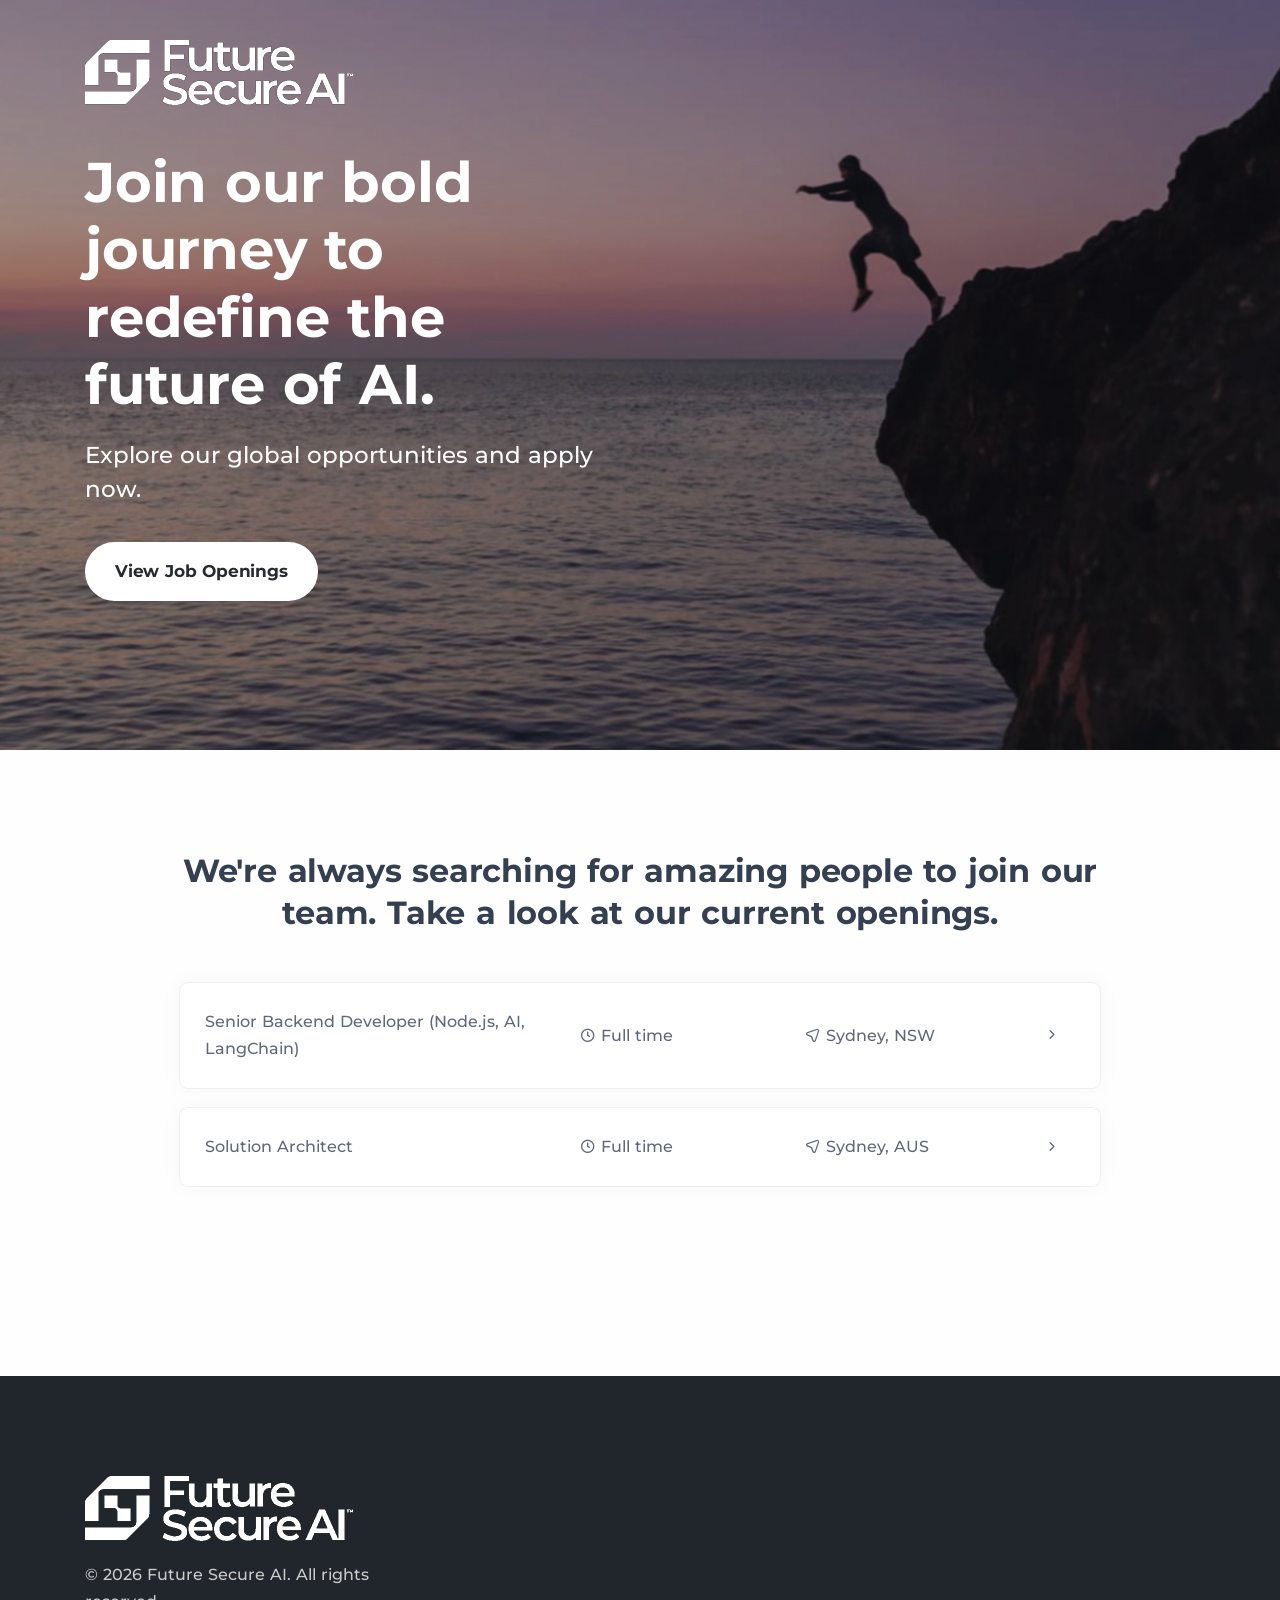
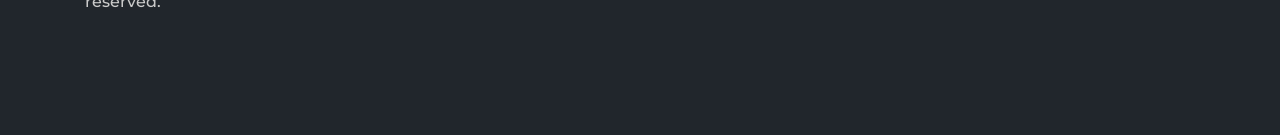
<file: index.html>
<!DOCTYPE html>
<html lang="en">

<head>
  <meta charset="utf-8">
  <meta name="viewport" content="width=device-width, initial-scale=1.0">
  <meta name="description" content="An impressive and flawless site template that includes various UI elements and countless features, attractive ready-made blocks and rich pages, basically everything you need to create a unique and professional website.">
  <meta name="keywords" content="bootstrap 5, business, corporate, creative, gulp, marketing, minimal, modern, multipurpose, one page, responsive, saas, sass, seo, startup, html5 template, site template">
  <meta name="author" content="elemis">
  <title>Future Secure AI: Career</title>
  <link rel="shortcut icon" href="./assets/img/favicon.png">
  <link rel="stylesheet" href="./assets/css/plugins.css">
  <link rel="stylesheet" href="./assets/css/style.css">
</head>

<body>
  <div class="content-wrapper">
    <header class="wrapper bg-soft-primary">
      <nav class="navbar navbar-expand-lg center-nav transparent position-absolute navbar-dark caret-none">
        <div class="container flex-lg-row flex-nowrap align-items-center">
          <div class="navbar-brand w-100">
            <a href="./index.html">
              <img class="logo-dark" src="./assets/img/logo.png" srcset="./assets/img/logo@2x.png 2x" alt="" />
              <img class="logo-light" src="./assets/img/logo-light.png" srcset="./assets/img/logo-light@2x.png 2x" alt="" />
            </a>
          </div>
          <div class="navbar-collapse offcanvas offcanvas-nav offcanvas-start">
            <div class="offcanvas-header d-lg-none">
              <h3 class="text-white fs-30 mb-0">Future Secure AI</h3>
              <button type="button" class="btn-close btn-close-white" data-bs-dismiss="offcanvas" aria-label="Close"></button>
            </div>
            <div class="offcanvas-body ms-lg-auto d-flex flex-column h-100">
              <ul class="navbar-nav">
              </ul>
              <div class="offcanvas-footer d-lg-none">
                <div>
                </div>
              </div>
            </div>
          </div>
          <div class="navbar-other w-100 d-flex ms-auto">
            <ul class="navbar-nav flex-row align-items-center ms-auto">
            </ul>
          </div>
        </div>
      </nav>
    </header>

    <section class="wrapper bg-dark">
      <div class="swiper-container swiper-hero dots-over" data-margin="0" data-autoplay="true" data-autoplaytime="7000" data-nav="true" data-dots="true" data-items="1">
        <div class="swiper">
          <div class="swiper-wrapper">
            <div class="swiper-slide bg-overlay bg-overlay-400 bg-dark bg-image" data-image-src="./assets/img/photos/bg7.jpg">
              <div class="container h-100">
                <div class="row h-100">
                  <div class="col-md-10 offset-md-1 col-lg-7 offset-lg-0 col-xl-6 col-xxl-7 text-center text-lg-start justify-content-center align-self-center align-items-start">
                    <h2 class="display-1 fs-56 mb-4 text-white animate__animated animate__slideInDown animate__delay-1s">Join our bold journey to redefine the future of AI.</h2>
                    <p class="lead fs-23 lh-sm mb-7 text-white animate__animated animate__slideInRight animate__delay-2s">Explore our global opportunities and apply now.</p>
                    <div class="animate__animated animate__slideInUp animate__delay-3s"><a href="#job-openins" class="btn btn-lg btn-white rounded-pill">View Job Openings</a></div>
                  </div>
                </div>
              </div>
            </div>
          </div>
        </div>
      </div>
    </section>

    <section class="wrapper bg-light" id="job-openins">
      <div class="container pb-15 pb-md-17">
        <div class="row text-center">
          <div class="col-xl-10 mx-auto">
            <h3 class="display-5 mb-10 px-xxl-15 pt-15 mb-10">We're always searching for amazing people to join our team. Take a look at our current openings.</h3>
          </div>
          <!-- /column -->
        </div>
        <!-- /.row -->
        <div class="row">
          <div class="col-xl-10 mx-auto">

            <div class="job-list mb-10">

              <a href="career-job1.html?jobid=1" class="card mb-4 lift">
                <div class="card-body p-5">
                  <span class="row justify-content-between align-items-center">
                    <span class="col-md-5 mb-2 mb-md-0 d-flex align-items-center text-body">
                      Senior Backend Developer (Node.js, AI, LangChain)
                    </span>
                    <span class="col-5 col-md-3 text-body d-flex align-items-center">
                      <i class="uil uil-clock me-1"></i> Full time </span>
                    <span class="col-7 col-md-4 col-lg-3 text-body d-flex align-items-center">
                      <i class="uil uil-location-arrow me-1"></i> Sydney, NSW </span>
                    <span class="d-none d-lg-block col-1 text-center text-body">
                      <i class="uil uil-angle-right-b"></i>
                    </span>
                  </span>
                </div>
              </a>

              <a href="career-job2.html?jobid=2" class="card mb-4 lift">
                <div class="card-body p-5">
                  <span class="row justify-content-between align-items-center">
                    <span class="col-md-5 mb-2 mb-md-0 d-flex align-items-center text-body">
                      Solution Architect
                    </span>
                    <span class="col-5 col-md-3 text-body d-flex align-items-center">
                      <i class="uil uil-clock me-1"></i> Full time </span>
                    <span class="col-7 col-md-4 col-lg-3 text-body d-flex align-items-center">
                      <i class="uil uil-location-arrow me-1"></i> Sydney, AUS </span>
                    <span class="d-none d-lg-block col-1 text-center text-body">
                      <i class="uil uil-angle-right-b"></i>
                    </span>
                  </span>
                </div>
              </a>

            </div>
          </div>
        </div>
      </div>
    </section>
  </div>

  <footer class="bg-dark text-inverse">
    <div class="container py-13 py-md-15">
      <div class="row gy-6 gy-lg-0">
        <div class="col-lg-4">
          <div class="widget">
            <img class="mb-4" src="./assets/img/logo-light.png" srcset="./assets/img/logo-light@2x.png 2x" alt="" />
            <p class="mb-4">© <script>
                document.write(new Date().getUTCFullYear());
              </script> Future Secure AI. All rights reserved.</p>
          </div>
        </div>
        <div class="col-md-4 col-lg-2 offset-lg-2">
          <div class="widget">
          </div>
        </div>
        <div class="col-md-4 col-lg-2">
          <div class="widget">
          </div>
        </div>
        <div class="col-md-4 col-lg-2">
          <div class="widget">
          </div>
        </div>
      </div>
    </div>
  </footer>
  <div class="progress-wrap" style="display: none;">
    <svg class="progress-circle svg-content" width="100%" height="100%" viewBox="-1 -1 102 102">
      <path d="M50,1 a49,49 0 0,1 0,98 a49,49 0 0,1 0,-98" />
    </svg>
  </div>
  <script src="./assets/js/plugins.js"></script>
  <script src="./assets/js/theme.js"></script>
</body>

</html>
</file>
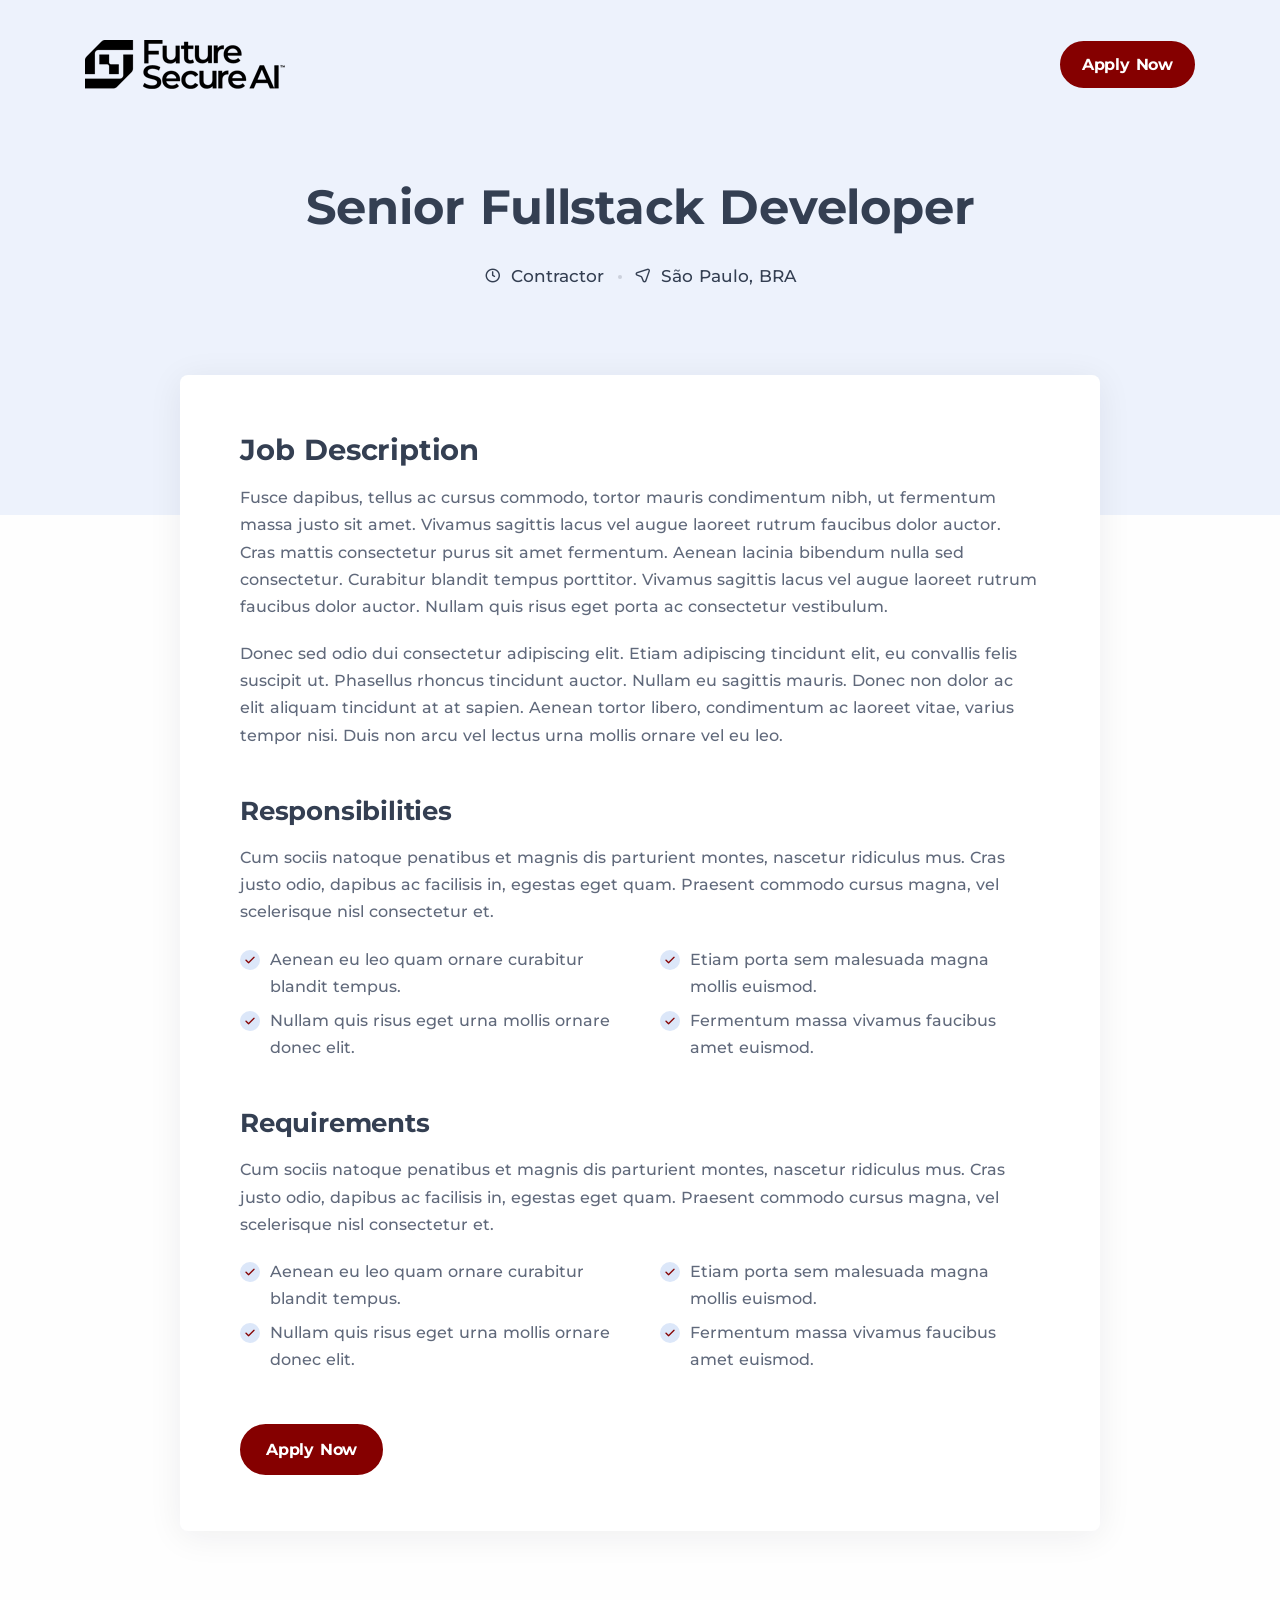
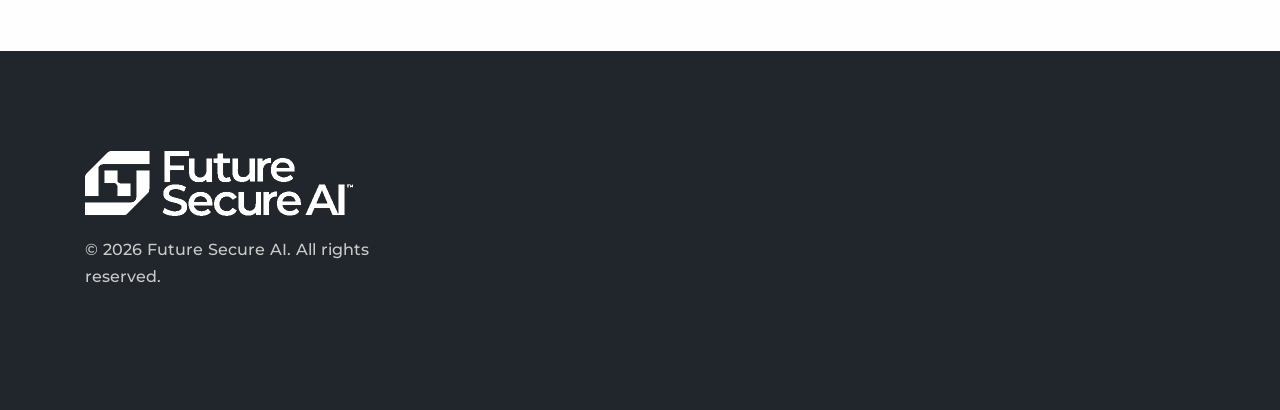
<file: career-job.html>
<!DOCTYPE html>
<html lang="en">
  <head>
    <meta charset="utf-8" />
    <meta name="viewport" content="width=device-width, initial-scale=1.0" />
    <meta
      name="description"
      content="An impressive and flawless site template that includes various UI elements and countless features, attractive ready-made blocks and rich pages, basically everything you need to create a unique and professional website."
    />
    <meta
      name="keywords"
      content="bootstrap 5, business, corporate, creative, gulp, marketing, minimal, modern, multipurpose, one page, responsive, saas, sass, seo, startup, html5 template, site template"
    />
    <meta name="author" content="elemis" />
    <title>Future Secure AI: Career</title>
    <link rel="shortcut icon" href="./assets/img/favicon.png" />
    <link rel="stylesheet" href="./assets/css/plugins.css" />
    <link rel="stylesheet" href="./assets/css/style.css" />
  </head>

  <body>
    <div class="content-wrapper">
      <header class="wrapper bg-soft-primary">
        <nav
          class="navbar navbar-expand-lg center-nav transparent navbar-light"
        >
          <div class="container flex-lg-row flex-nowrap align-items-center">
            <div class="navbar-brand w-100">
              <a href="./index.html">
                <img
                  src="./assets/img/logo.png"
                  srcset="./assets/img/logo@2x.png 2x"
                  alt=""
                />
              </a>
            </div>
            <div
              class="navbar-collapse offcanvas offcanvas-nav offcanvas-start"
            >
              <div class="offcanvas-header d-lg-none">
                <h3 class="text-white fs-30 mb-0">Future Secure AI</h3>
                <button
                  type="button"
                  class="btn-close btn-close-white"
                  data-bs-dismiss="offcanvas"
                  aria-label="Close"
                ></button>
              </div>
              <div class="offcanvas-body ms-lg-auto d-flex flex-column h-100">
                <ul class="navbar-nav"></ul>
                <div class="offcanvas-footer d-lg-none">
                  <div></div>
                </div>
              </div>
            </div>

            <div class="navbar-other w-100 d-flex ms-auto">
              <ul class="navbar-nav flex-row align-items-center ms-auto">
                <li class="nav-item d-none d-md-block">
                  <a
                    href="#"
                    class="btn btn-sm btn-primary rounded-pill"
                    target="_blank"
                    data-bs-toggle="modal"
                    data-bs-target="#apply"
                    >Apply Now</a
                  >
                </li>
                <li class="nav-item d-lg-none">
                  <button class="hamburger offcanvas-nav-btn">
                    <span></span>
                  </button>
                </li>
              </ul>
            </div>
          </div>
        </nav>
      </header>

      <section class="wrapper bg-soft-primary">
        <div class="container pt-10 pb-19 pt-md-14 pb-md-20 text-center">
          <div class="row">
            <div class="col-md-10 col-xl-8 mx-auto">
              <div class="post-header">
                <h1 class="display-1 mb-5" id="job_role">
                  Senior Fullstack Developer
                </h1>
                <ul class="post-meta text-dark fs-17 mb-5">
                  <li><i class="uil uil-clock"></i> Contractor</li>
                  <li><i class="uil uil-location-arrow"></i> São Paulo, BRA</li>
                </ul>
              </div>
            </div>
          </div>
        </div>
      </section>

      <section class="wrapper bg-light">
        <div class="container pb-14 pb-md-16">
          <div class="row">
            <div class="col-lg-10 mx-auto">
              <div class="blog single mt-n17">
                <div class="card shadow-lg">
                  <div class="card-body">
                    <h2 class="h1 mb-3">Job Description</h2>
                    <p>
                      Fusce dapibus, tellus ac cursus commodo, tortor mauris
                      condimentum nibh, ut fermentum massa justo sit amet.
                      Vivamus sagittis lacus vel augue laoreet rutrum faucibus
                      dolor auctor. Cras mattis consectetur purus sit amet
                      fermentum. Aenean lacinia bibendum nulla sed consectetur.
                      Curabitur blandit tempus porttitor. Vivamus sagittis lacus
                      vel augue laoreet rutrum faucibus dolor auctor. Nullam
                      quis risus eget porta ac consectetur vestibulum.
                    </p>
                    <p>
                      Donec sed odio dui consectetur adipiscing elit. Etiam
                      adipiscing tincidunt elit, eu convallis felis suscipit ut.
                      Phasellus rhoncus tincidunt auctor. Nullam eu sagittis
                      mauris. Donec non dolor ac elit aliquam tincidunt at at
                      sapien. Aenean tortor libero, condimentum ac laoreet
                      vitae, varius tempor nisi. Duis non arcu vel lectus urna
                      mollis ornare vel eu leo.
                    </p>
                    <h3 class="h2 mb-3 mt-9">Responsibilities</h3>
                    <p>
                      Cum sociis natoque penatibus et magnis dis parturient
                      montes, nascetur ridiculus mus. Cras justo odio, dapibus
                      ac facilisis in, egestas eget quam. Praesent commodo
                      cursus magna, vel scelerisque nisl consectetur et.
                    </p>
                    <div class="row gy-3 gx-xl-8">
                      <div class="col-xl-6">
                        <ul
                          class="icon-list bullet-bg bullet-soft-primary mb-0"
                        >
                          <li>
                            <span><i class="uil uil-check"></i></span
                            ><span
                              >Aenean eu leo quam ornare curabitur blandit
                              tempus.</span
                            >
                          </li>
                          <li>
                            <span><i class="uil uil-check"></i></span
                            ><span
                              >Nullam quis risus eget urna mollis ornare donec
                              elit.</span
                            >
                          </li>
                        </ul>
                      </div>
                      <!--/column -->
                      <div class="col-xl-6">
                        <ul
                          class="icon-list bullet-bg bullet-soft-primary mb-0"
                        >
                          <li>
                            <span><i class="uil uil-check"></i></span
                            ><span
                              >Etiam porta sem malesuada magna mollis
                              euismod.</span
                            >
                          </li>
                          <li>
                            <span><i class="uil uil-check"></i></span
                            ><span
                              >Fermentum massa vivamus faucibus amet
                              euismod.</span
                            >
                          </li>
                        </ul>
                      </div>
                      <!--/column -->
                    </div>
                    <!--/.row -->
                    <h3 class="h2 mb-3 mt-9">Requirements</h3>
                    <p>
                      Cum sociis natoque penatibus et magnis dis parturient
                      montes, nascetur ridiculus mus. Cras justo odio, dapibus
                      ac facilisis in, egestas eget quam. Praesent commodo
                      cursus magna, vel scelerisque nisl consectetur et.
                    </p>
                    <div class="row gy-3 gx-xl-8 mb-10">
                      <div class="col-xl-6">
                        <ul
                          class="icon-list bullet-bg bullet-soft-primary mb-0"
                        >
                          <li>
                            <span><i class="uil uil-check"></i></span
                            ><span
                              >Aenean eu leo quam ornare curabitur blandit
                              tempus.</span
                            >
                          </li>
                          <li>
                            <span><i class="uil uil-check"></i></span
                            ><span
                              >Nullam quis risus eget urna mollis ornare donec
                              elit.</span
                            >
                          </li>
                        </ul>
                      </div>
                      <!--/column -->
                      <div class="col-xl-6">
                        <ul
                          class="icon-list bullet-bg bullet-soft-primary mb-0"
                        >
                          <li>
                            <span><i class="uil uil-check"></i></span
                            ><span
                              >Etiam porta sem malesuada magna mollis
                              euismod.</span
                            >
                          </li>
                          <li>
                            <span><i class="uil uil-check"></i></span
                            ><span
                              >Fermentum massa vivamus faucibus amet
                              euismod.</span
                            >
                          </li>
                        </ul>
                      </div>
                      <!--/column -->
                    </div>
                    <a
                      href="#"
                      class="btn btn-primary rounded-pill"
                      target="_blank"
                      data-bs-toggle="modal"
                      data-bs-target="#apply"
                      >Apply Now</a
                    >
                  </div>
                </div>
              </div>
            </div>
          </div>
        </div>
      </section>
    </div>

    <div class="modal fade" id="apply" tabindex="-1">
      <div class="modal-dialog modal-dialog-centered modal-lg">
        <div class="modal-content text-center">
          <div class="modal-body">
            <button
              type="button"
              class="btn-close"
              data-bs-dismiss="modal"
              aria-label="Close"
            ></button>
            <h2 class="display-5 fs-20 text-start mb-1" id="formTitle">
              Ready to Join Us?
            </h2>
            <p class="fs-16 mb-6 text-start" id="formSubTitle">
              Take the first step toward shaping the future of Artificial
              Intelligence with us.
            </p>
            <div class="col-lg-12 mt-20-mobile">
              <form class="text-start mb-3" id="formContact">
                <div class="row gx-4">
                  <div class="col-md-7">
                    <div class="form-floating mb-2">
                      <input
                        type="text"
                        class="form-control"
                        placeholder="Name"
                        id="full-name"
                      />
                      <label>Full Name</label>
                    </div>
                  </div>

                  <div class="col-md-5">
                    <div class="form-floating mb-2">
                      <select
                        class="form-select"
                        id="availability"
                        aria-label="Availability"
                      >
                        <option selected disabled>Availability</option>
                        <option value="Immediately">Immediately</option>
                        <option value="7 days">7 days</option>
                        <option value="14 days">14 days</option>
                        <option value="30 days">30 days</option>
                      </select>
                    </div>
                  </div>

                  <div class="col-md-7">
                    <div class="form-floating mb-2">
                      <input
                        type="text"
                        class="form-control"
                        placeholder="Email"
                        id="email"
                      />
                      <label>E-Mail</label>
                    </div>
                  </div>

                  <div class="col-md-5">
                    <div class="form-floating mb-2">
                      <input
                        type="number"
                        class="form-control"
                        placeholder="Mobile"
                        id="phone_number"
                      />
                      <label>Phone</label>
                    </div>
                  </div>

                  <div class="col-md-4">
                    <div class="form-floating mb-2">
                      <input
                        type="text"
                        class="form-control"
                        placeholder="Country"
                        id="country"
                      />
                      <label>Country</label>
                    </div>
                  </div>

                  <div class="col-md-4">
                    <div class="form-floating mb-2">
                      <input
                        type="text"
                        class="form-control"
                        placeholder="State"
                        id="state"
                      />
                      <label>State</label>
                    </div>
                  </div>

                  <div class="col-md-4">
                    <div class="form-floating mb-2">
                      <input
                        type="text"
                        class="form-control"
                        placeholder="City"
                        id="city"
                      />
                      <label>City</label>
                    </div>
                  </div>

                  <div class="col-md-12">
                    <div class="form-floating mb-2">
                      <input
                        type="file"
                        class="form-control"
                        placeholder="Resume"
                        id="resume"
                        accept="application/pdf"
                        style="padding-top: 2rem; padding-bottom: 2rem"
                      />
                      <label>Please upload your resume (pdf only)</label>
                    </div>
                  </div>

                  <div class="col-md-12 pt-7">
                    <center>
                      <input
                        type="button"
                        id="btnSubmit"
                        class="btn btn-md btn-primary rounded"
                        value="Apply Now"
                        onclick="submitApplication()"
                      />
                    </center>
                  </div>
                </div>
              </form>
            </div>
          </div>
        </div>
      </div>
    </div>

    <footer class="bg-dark text-inverse">
      <div class="container py-13 py-md-15">
        <div class="row gy-6 gy-lg-0">
          <div class="col-lg-4">
            <div class="widget">
              <img
                class="mb-4"
                src="./assets/img/logo-light.png"
                srcset="./assets/img/logo-light@2x.png 2x"
                alt=""
              />
              <p class="mb-4">
                ©
                <script>
                  document.write(new Date().getUTCFullYear());
                </script>
                Future Secure AI. All rights reserved.
              </p>
            </div>
            <!-- /.widget -->
          </div>
          <!-- /column -->
          <div class="col-md-4 col-lg-2 offset-lg-2">
            <div class="widget"></div>
            <!-- /.widget -->
          </div>
          <!-- /column -->
          <div class="col-md-4 col-lg-2">
            <div class="widget"></div>
            <!-- /.widget -->
          </div>
          <!-- /column -->
          <div class="col-md-4 col-lg-2">
            <div class="widget"></div>
            <!-- /.widget -->
          </div>
          <!-- /column -->
        </div>
        <!--/.row -->
      </div>
      <!-- /.container -->
    </footer>
    <div class="progress-wrap" style="display: none">
      <svg
        class="progress-circle svg-content"
        width="100%"
        height="100%"
        viewBox="-1 -1 102 102"
      >
        <path d="M50,1 a49,49 0 0,1 0,98 a49,49 0 0,1 0,-98" />
      </svg>
    </div>
    <script src="./assets/js/plugins.js"></script>
    <script src="./assets/js/theme.js"></script>
    <script>
      async function submitApplication() {
        try {
          // Gather form data
          const full_name = document.getElementById("full-name").value;
          const description = document.getElementById("description")?.value;

          // Get the availability selection and convert it to a date string
          const availabilityValue =
            document.getElementById("availability").value;

          let daysToAdd;
          switch (availabilityValue) {
            case "Immediately":
              daysToAdd = 0;
              break;
            case "7 days":
              daysToAdd = 7;
              break;
            case "14 days":
              daysToAdd = 14;
              break;
            case "30 days":
              daysToAdd = 30;
              break;
            default:
              daysToAdd = 0;
          }

          const currentDate = new Date();
          currentDate.setDate(currentDate.getDate() + daysToAdd);
          const year = currentDate.getFullYear();
          const month = String(currentDate.getMonth() + 1).padStart(2, "0");
          const day = String(currentDate.getDate()).padStart(2, "0");
          const availability = `${year}-${month}-${day}`;

          const job_role = document.getElementById("job_role").innerText;

          // Get the value of jobid from URL query string
          const urlParams = new URLSearchParams(window.location.search);
          const job_id = urlParams.get("jobid");
          const email = document.getElementById("email").value;
          const phone_number = document.getElementById("phone_number").value;
          const country = document.getElementById("country").value;
          const state = document.getElementById("state").value;
          const city = document.getElementById("city").value;

          const requestData = {
            full_name,
            description,
            availability,
            job_role,
            job_id,
            email,
            phone_number,
            country,
            state,
            city,
          };

          // First POST request: Submit candidate details
          const response1 = await fetch(
            "https://platform.dev.fsailabs.com/webhook/9005ace9-8c0b-4666-8d1d-ff21a854885d",
            {
              method: "POST",
              headers: {
                "Content-Type": "application/json",
              },
              body: JSON.stringify(requestData),
            }
          );

          if (!response1.ok) {
            throw new Error("Error submitting candidate details");
          }

          const data = await response1.json();
          if (!Array.isArray(data) || data.length === 0 || !data[0].key) {
            throw new Error("Invalid response structure, key not found.");
          }

          const candidateKey = data[0].key;

          // Prepare the second request with form data
          const resumeInput = document.getElementById("resume");
          if (!resumeInput.files || resumeInput.files.length === 0) {
            throw new Error("No file selected for upload.");
          }

          const formData = new FormData();
          formData.append("file", resumeInput.files[0]);

          // Second POST request: Submit the resume file
          const response2 = await fetch(
            `https://platform.dev.fsailabs.com/webhook/72316efc-9d5d-41ee-bdaa-d41601afe2f3?id=${encodeURIComponent(
              candidateKey
            )}`,
            {
              method: "POST",
              body: formData,
            }
          );

          if (!response2.ok) {
            throw new Error("Error uploading the file");
          }

          const result = await response2.text();
          console.log("File upload successful:", result);
          alert("Your application has been submitted successfully!");
        } catch (error) {
          console.error("Error:", error);
          alert(
            "There was an error submitting your application. Please try again."
          );
        }
      }
    </script>
  </body>
</html>
</file>
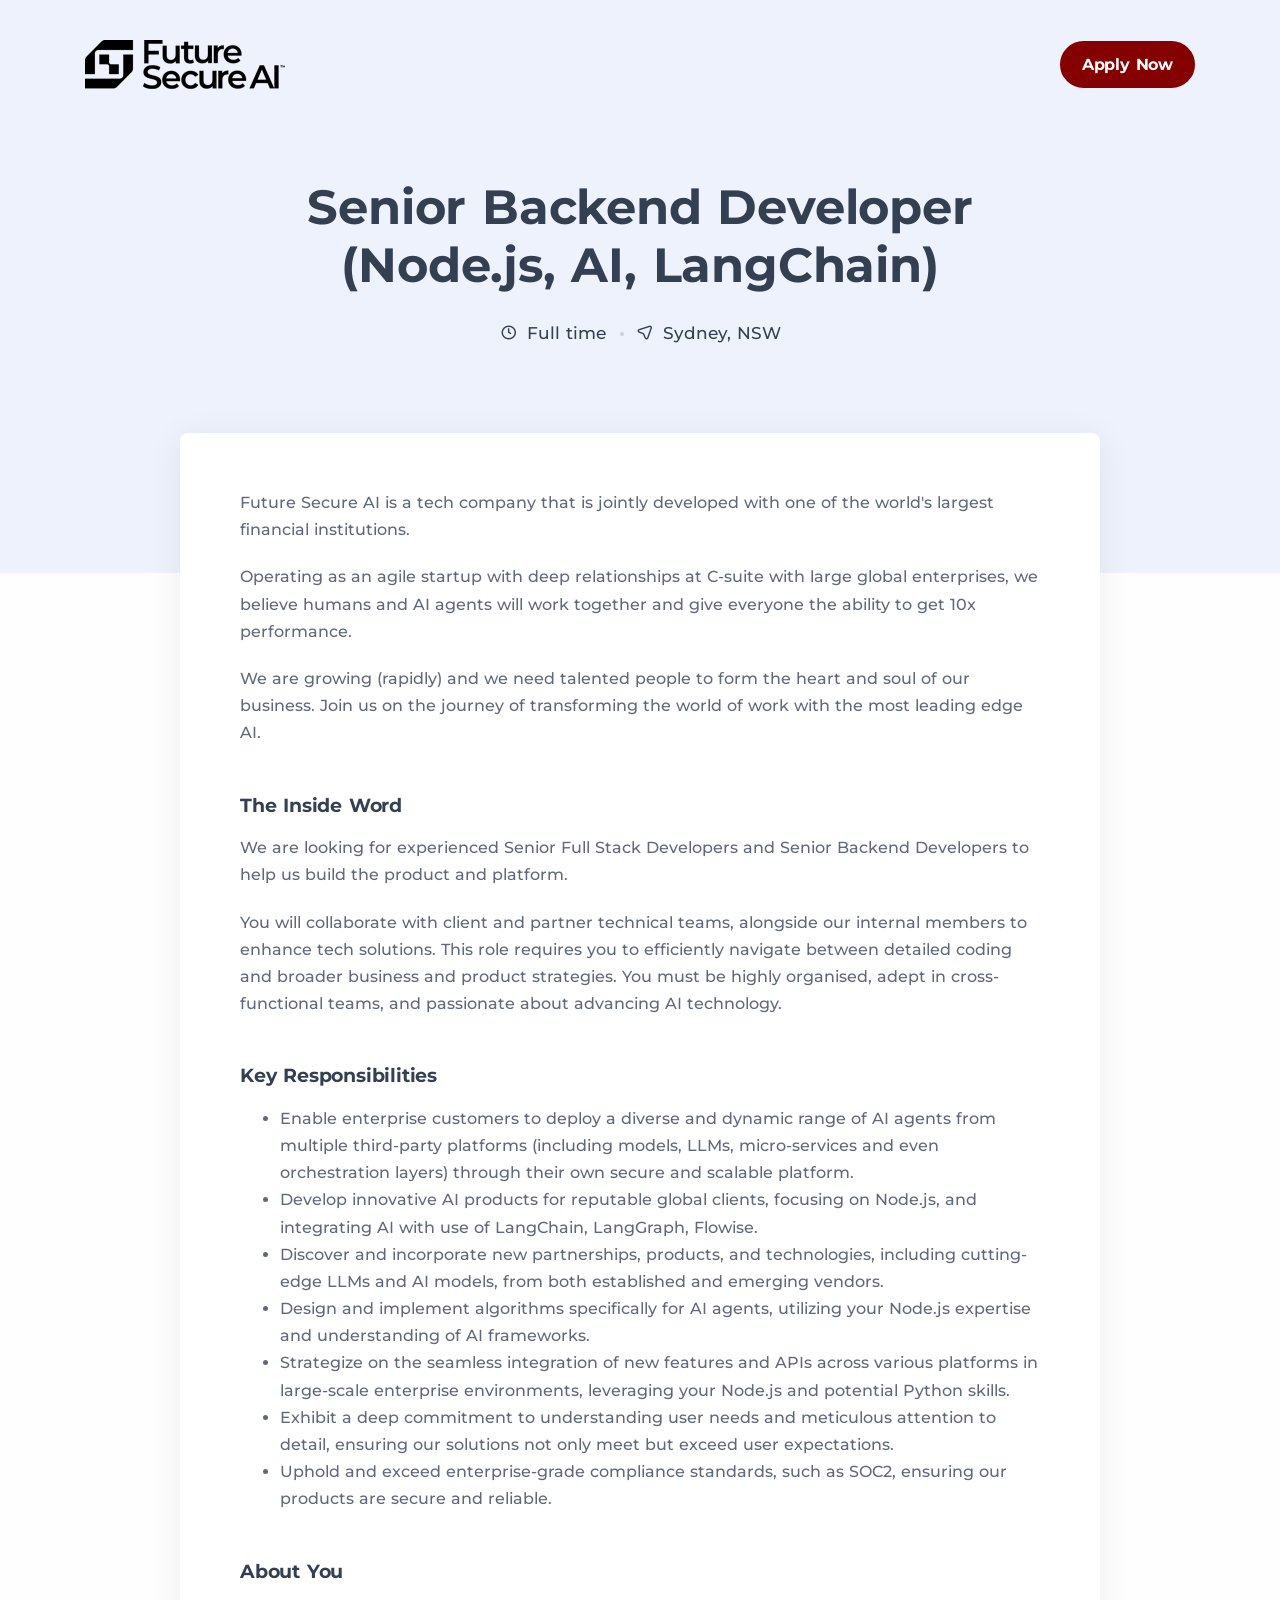
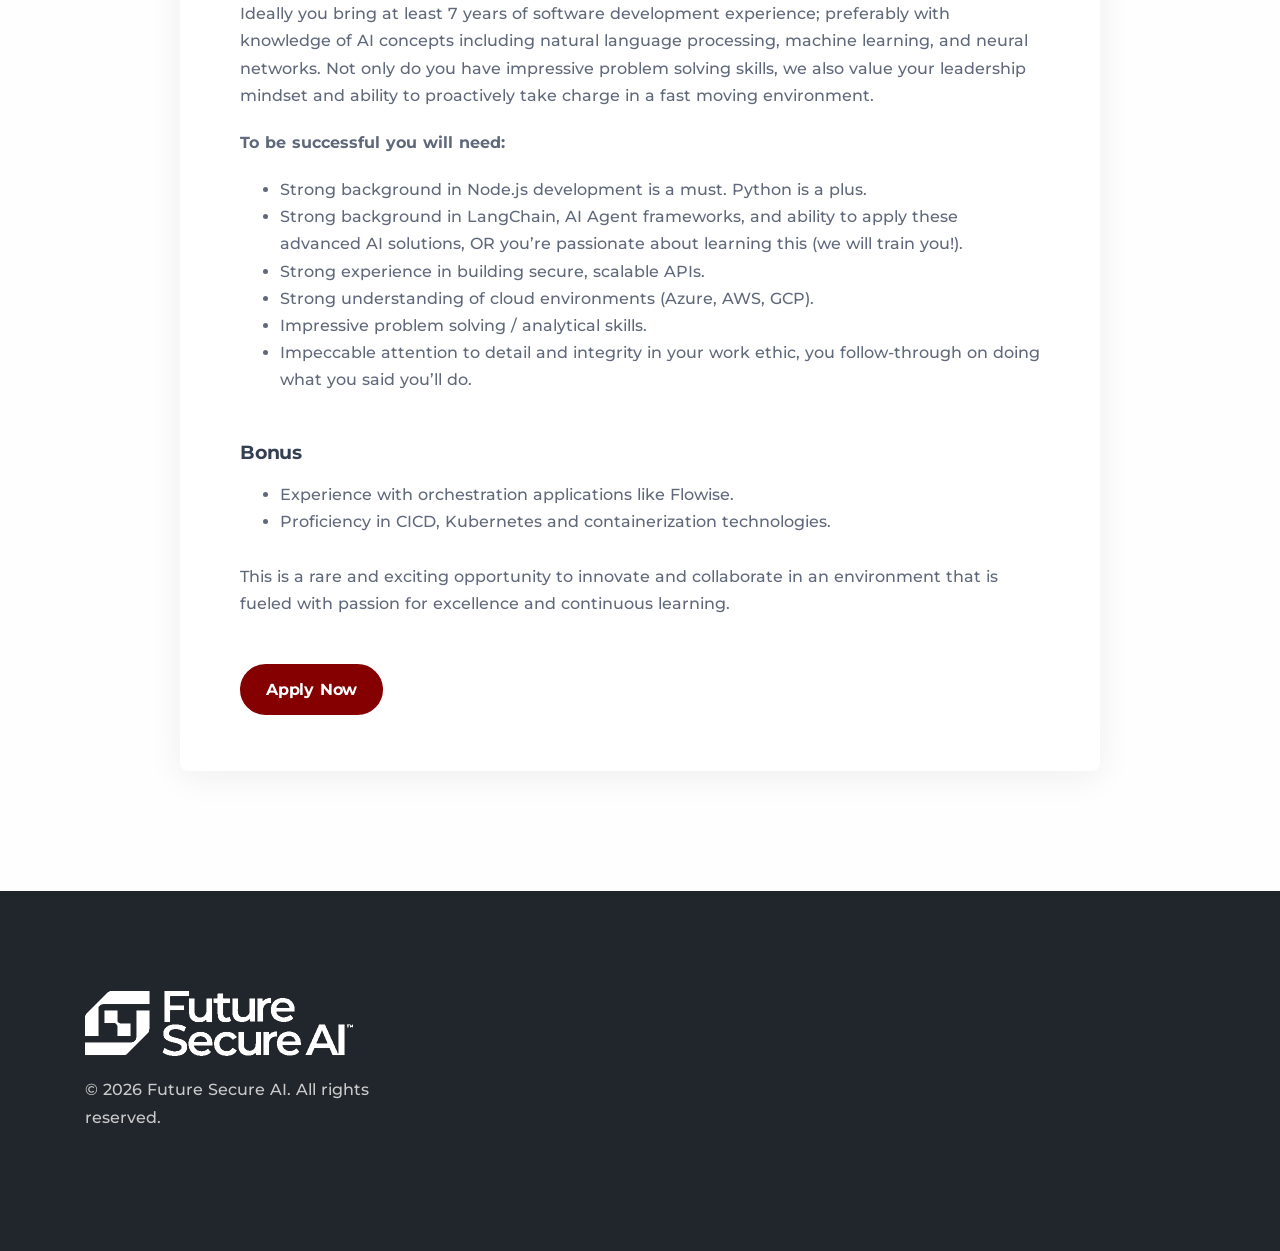
<file: career-job1.html>
<!DOCTYPE html>
<html lang="en">
  <head>
    <meta charset="utf-8" />
    <meta name="viewport" content="width=device-width, initial-scale=1.0" />
    <meta
      name="description"
      content="An impressive and flawless site template that includes various UI elements and countless features, attractive ready-made blocks and rich pages, basically everything you need to create a unique and professional website."
    />
    <meta
      name="keywords"
      content="bootstrap 5, business, corporate, creative, gulp, marketing, minimal, modern, multipurpose, one page, responsive, saas, sass, seo, startup, html5 template, site template"
    />
    <meta name="author" content="elemis" />
    <title>Future Secure AI: Career</title>
    <link rel="shortcut icon" href="./assets/img/favicon.png" />
    <link rel="stylesheet" href="./assets/css/plugins.css" />
    <link rel="stylesheet" href="./assets/css/style.css" />
  </head>

  <body>
    <div class="content-wrapper">
      <header class="wrapper bg-soft-primary">
        <nav
          class="navbar navbar-expand-lg center-nav transparent navbar-light"
        >
          <div class="container flex-lg-row flex-nowrap align-items-center">
            <div class="navbar-brand w-100">
              <a href="./index.html">
                <img
                  src="./assets/img/logo.png"
                  srcset="./assets/img/logo@2x.png 2x"
                  alt=""
                />
              </a>
            </div>
            <div
              class="navbar-collapse offcanvas offcanvas-nav offcanvas-start"
            >
              <div class="offcanvas-header d-lg-none">
                <h3 class="text-white fs-30 mb-0">Future Secure AI</h3>
                <button
                  type="button"
                  class="btn-close btn-close-white"
                  data-bs-dismiss="offcanvas"
                  aria-label="Close"
                ></button>
              </div>
              <div class="offcanvas-body ms-lg-auto d-flex flex-column h-100">
                <ul class="navbar-nav"></ul>
                <div class="offcanvas-footer d-lg-none">
                  <div></div>
                </div>
              </div>
            </div>

            <div class="navbar-other w-100 d-flex ms-auto">
              <ul class="navbar-nav flex-row align-items-center ms-auto">
                <li class="nav-item d-none d-md-block">
                  <a
                    href="#"
                    class="btn btn-sm btn-primary rounded-pill"
                    target="_blank"
                    data-bs-toggle="modal"
                    data-bs-target="#apply"
                    >Apply Now</a
                  >
                </li>
                <li class="nav-item d-lg-none">
                  <button class="hamburger offcanvas-nav-btn">
                    <span></span>
                  </button>
                </li>
              </ul>
            </div>
          </div>
        </nav>
      </header>

      <section class="wrapper bg-soft-primary">
        <div class="container pt-10 pb-19 pt-md-14 pb-md-20 text-center">
          <div class="row">
            <div class="col-md-10 col-xl-8 mx-auto">
              <div class="post-header">
                <h1 class="display-1 mb-5" id="job_role">
                  Senior Backend Developer (Node.js, AI, LangChain)
                </h1>
                <ul class="post-meta text-dark fs-17 mb-5">
                  <li><i class="uil uil-clock"></i> Full time</li>
                  <li><i class="uil uil-location-arrow"></i> Sydney, NSW</li>
                </ul>
              </div>
            </div>
          </div>
        </div>
      </section>

      <section class="wrapper bg-light">
        <div class="container pb-14 pb-md-16">
          <div class="row">
            <div class="col-lg-10 mx-auto">
              <div class="blog single mt-n17">
                <div class="card shadow-lg">
                  <div class="card-body">
                    <p>
                      Future Secure AI is a tech company that is jointly developed with one of the world's largest financial institutions.
                    </p>
                    <p>
                      Operating as an agile startup with deep relationships at C-suite with large global enterprises, we believe humans and AI agents will work together and give everyone the ability to get 10x performance.
                    </p>
                    <p>
                      We are growing (rapidly) and we need talented people to form the heart and soul of our business. Join us on the journey of transforming the world of work with the most leading edge AI.
                    </p>
      
                    <h3 class="h4 mb-3 mt-9">The Inside Word</h3>
                    <p>
                      We are looking for experienced Senior Full Stack Developers and Senior Backend Developers to help us build the product and platform.
                    </p>
                    <p>
                      You will collaborate with client and partner technical teams, alongside our internal members to enhance tech solutions. This role requires you to efficiently navigate between detailed coding and broader business and product strategies. You must be highly organised, adept in cross-functional teams, and passionate about advancing AI technology.
                    </p>
      
                    <h3 class="h4 mb-3 mt-9">Key Responsibilities</h3>
                    <ul class="bullet-bg bullet-soft-primary mb-0">
                      <li>Enable enterprise customers to deploy a diverse and dynamic range of AI agents from multiple third-party platforms (including models, LLMs, micro-services and even orchestration layers) through their own secure and scalable platform.</li>
                      <li>Develop innovative AI products for reputable global clients, focusing on Node.js, and integrating AI with use of LangChain, LangGraph, Flowise.</li>
                      <li>Discover and incorporate new partnerships, products, and technologies, including cutting-edge LLMs and AI models, from both established and emerging vendors.</li>
                      <li>Design and implement algorithms specifically for AI agents, utilizing your Node.js expertise and understanding of AI frameworks.</li>
                      <li>Strategize on the seamless integration of new features and APIs across various platforms in large-scale enterprise environments, leveraging your Node.js and potential Python skills.</li>
                      <li>Exhibit a deep commitment to understanding user needs and meticulous attention to detail, ensuring our solutions not only meet but exceed user expectations.</li>
                      <li>Uphold and exceed enterprise-grade compliance standards, such as SOC2, ensuring our products are secure and reliable.</li>
                    </ul>
      
                    <h3 class="h4 mb-3 mt-9">About You</h3>
                    <p>
                      Ideally you bring at least 7 years of software development experience; preferably with knowledge of AI concepts including natural language processing, machine learning, and neural networks. Not only do you have impressive problem solving skills, we also value your leadership mindset and ability to proactively take charge in a fast moving environment.
                    </p>
                    <p><strong>To be successful you will need:</strong></p>
                    <ul class="bullet-bg bullet-soft-primary mb-0">
                      <li>Strong background in Node.js development is a must. Python is a plus.</li>
                      <li>Strong background in LangChain, AI Agent frameworks, and ability to apply these advanced AI solutions, OR you’re passionate about learning this (we will train you!).</li>
                      <li>Strong experience in building secure, scalable APIs.</li>
                      <li>Strong understanding of cloud environments (Azure, AWS, GCP).</li>
                      <li>Impressive problem solving / analytical skills.</li>
                      <li>Impeccable attention to detail and integrity in your work ethic, you follow-through on doing what you said you’ll do.</li>
                    </ul>
      
                    <h3 class="h4 mb-3 mt-9">Bonus</h3>
                    <ul class="bullet-bg bullet-soft-primary mb-0">
                      <li>Experience with orchestration applications like Flowise.</li>
                      <li>Proficiency in CICD, Kubernetes and containerization technologies.</li>
                    </ul>
                    <br>
                    <p>
                      This is a rare and exciting opportunity to innovate and collaborate in an environment that is fueled with passion for excellence and continuous learning.
                    </p>
                    <br>
                    <a href="#" class="btn btn-primary rounded-pill" target="_blank" data-bs-toggle="modal" data-bs-target="#apply">Apply Now</a>
                  </div>
                </div>
              </div>
            </div>
          </div>
        </div>
      </section>
      

    </div>

    <div class="modal fade" id="apply" tabindex="-1">
      <div class="modal-dialog modal-dialog-centered modal-lg">
        <div class="modal-content text-center">
          <div class="modal-body">
            <button
              type="button"
              class="btn-close"
              data-bs-dismiss="modal"
              aria-label="Close"
            ></button>
            <h2 class="display-5 fs-20 text-start mb-1" id="formTitle">
              Ready to Join Us?
            </h2>
            <p class="fs-16 mb-6 text-start" id="formSubTitle">
              Take the first step toward shaping the future of Artificial
              Intelligence with us.
            </p>
            <div class="col-lg-12 mt-20-mobile">
              <form class="text-start mb-3" id="formContact">
                <div class="row gx-4">
                  <div class="col-md-7">
                    <div class="form-floating mb-2">
                      <input type="text" class="form-control" placeholder="Name" id="full-name" />
                      <label>Full Name</label>
                    </div>
                  </div>

                  <div class="col-md-5">
                    <div class="form-floating mb-2">
                      <select class="form-select" id="availability" aria-label="Availability">
                        <option selected disabled>Availability</option>
                        <option value="Immediately">Immediately</option>
                        <option value="7 days">7 days</option>
                        <option value="14 days">14 days</option>
                        <option value="30 days">30 days</option>
                      </select>
                    </div>
                  </div>

                  <div class="col-md-7">
                    <div class="form-floating mb-2">
                      <input type="text" class="form-control" placeholder="Email" id="email" />
                      <label>E-Mail</label>
                    </div>
                  </div>

                  <div class="col-md-5">
                    <div class="form-floating mb-2">
                      <input type="number" class="form-control" placeholder="Mobile" id="phone_number" />
                      <label>Phone</label>
                    </div>
                  </div>

                  <div class="col-md-4">
                    <div class="form-floating mb-2">
                      <input type="text" class="form-control" placeholder="Country" id="country" />
                      <label>Country</label>
                    </div>
                  </div>

                  <div class="col-md-4">
                    <div class="form-floating mb-2">
                      <input type="text" class="form-control" placeholder="State" id="state" />
                      <label>State</label>
                    </div>
                  </div>

                  <div class="col-md-4">
                    <div class="form-floating mb-2">
                      <input type="text" class="form-control" placeholder="City" id="city" />
                      <label>City</label>
                    </div>
                  </div>

                  <div class="col-md-12">
                    <div class="form-floating mb-2">
                      <input type="file" class="form-control" placeholder="Resume" id="resume" accept="application/pdf" style="padding-top: 2rem; padding-bottom: 2rem" />
                      <label>Please upload your resume (pdf only)</label>
                    </div>
                  </div>

                  <div class="col-md-12 pt-7">
                    <center>
                      <input type="button" id="btnSubmit" class="btn btn-md btn-primary rounded" value="Apply Now" onclick="submitApplication()" />
                    </center>
                  </div>
                </div>
              </form>
            </div>
          </div>
        </div>
      </div>
    </div>

    <footer class="bg-dark text-inverse">
      <div class="container py-13 py-md-15">
        <div class="row gy-6 gy-lg-0">
          <div class="col-lg-4">
            <div class="widget">
              <img
                class="mb-4"
                src="./assets/img/logo-light.png"
                srcset="./assets/img/logo-light@2x.png 2x"
                alt=""
              />
              <p class="mb-4">
                ©
                <script>
                  document.write(new Date().getUTCFullYear());
                </script>
                Future Secure AI. All rights reserved.
              </p>
            </div>
            <!-- /.widget -->
          </div>
          <!-- /column -->
          <div class="col-md-4 col-lg-2 offset-lg-2">
            <div class="widget"></div>
            <!-- /.widget -->
          </div>
          <!-- /column -->
          <div class="col-md-4 col-lg-2">
            <div class="widget"></div>
            <!-- /.widget -->
          </div>
          <!-- /column -->
          <div class="col-md-4 col-lg-2">
            <div class="widget"></div>
            <!-- /.widget -->
          </div>
          <!-- /column -->
        </div>
        <!--/.row -->
      </div>
      <!-- /.container -->
    </footer>
    <div class="progress-wrap" style="display: none">
      <svg
        class="progress-circle svg-content"
        width="100%"
        height="100%"
        viewBox="-1 -1 102 102"
      >
        <path d="M50,1 a49,49 0 0,1 0,98 a49,49 0 0,1 0,-98" />
      </svg>
    </div>
    <script src="./assets/js/plugins.js"></script>
    <script src="./assets/js/theme.js"></script>
    <script>
      async function submitApplication() {
        try {
          // Gather form data
          const full_name = document.getElementById("full-name").value;
          const description = document.getElementById("description")?.value;

          // Get the availability selection and convert it to a date string
          const availabilityValue =
            document.getElementById("availability").value;

          let daysToAdd;
          switch (availabilityValue) {
            case "Immediately":
              daysToAdd = 0;
              break;
            case "7 days":
              daysToAdd = 7;
              break;
            case "14 days":
              daysToAdd = 14;
              break;
            case "30 days":
              daysToAdd = 30;
              break;
            default:
              daysToAdd = 0;
          }

          const currentDate = new Date();
          currentDate.setDate(currentDate.getDate() + daysToAdd);
          const year = currentDate.getFullYear();
          const month = String(currentDate.getMonth() + 1).padStart(2, "0");
          const day = String(currentDate.getDate()).padStart(2, "0");
          const availability = `${year}-${month}-${day}`;

          const job_role = document.getElementById("job_role").innerText;

          // Get the value of jobid from URL query string
          const urlParams = new URLSearchParams(window.location.search);
          const job_id = urlParams.get("jobid");
          const email = document.getElementById("email").value;
          const phone_number = document.getElementById("phone_number").value;
          const country = document.getElementById("country").value;
          const state = document.getElementById("state").value;
          const city = document.getElementById("city").value;

          const requestData = {
            full_name,
            description,
            availability,
            job_role,
            job_id,
            email,
            phone_number,
            country,
            state,
            city,
          };

          // First POST request: Submit candidate details
          const response1 = await fetch(
            "https://platform.dev.fsailabs.com/webhook/f5392e54-34ea-4abb-8a07-68e82d5af137",
            {
              method: "POST",
              headers: {
                "Content-Type": "application/json",
                "accept": "*/*",
              },
              body: JSON.stringify(requestData),
            }
          );

          if (!response1.ok) {
            throw new Error("Error submitting candidate details");
          }

          const data = await response1.json();
          if (!Array.isArray(data) || data.length === 0 || !data[0].key) {
            throw new Error("Invalid response structure, key not found.");
          }

          const candidateKey = data[0].key;

          // Prepare the second request with form data
          const resumeInput = document.getElementById("resume");
          if (!resumeInput.files || resumeInput.files.length === 0) {
            throw new Error("No file selected for upload.");
          }

          const formData = new FormData();
          formData.append("file", resumeInput.files[0]);

          // Second POST request: Submit the resume file
          const response2 = await fetch(
            `https://platform.dev.fsailabs.com/webhook/f5392e54-34ea-4abb-8a07-68e82d5af137?id=${encodeURIComponent(
              candidateKey
            )}`,
            {
              method: "POST",
              body: formData,
              headers:{
                "accept": "*/*"
              }
            }
          );

          if (!response2.ok) {
            throw new Error("Error uploading the file");
          }

          const result = await response2.text();
          console.log("File upload successful:", result);
          alert("Your application has been submitted successfully!");
        } catch (error) {
          console.error("Error:", error);
          alert(
            "There was an error submitting your application. Please try again."
          );
        }
      }
    </script>
  </body>
</html>
</file>
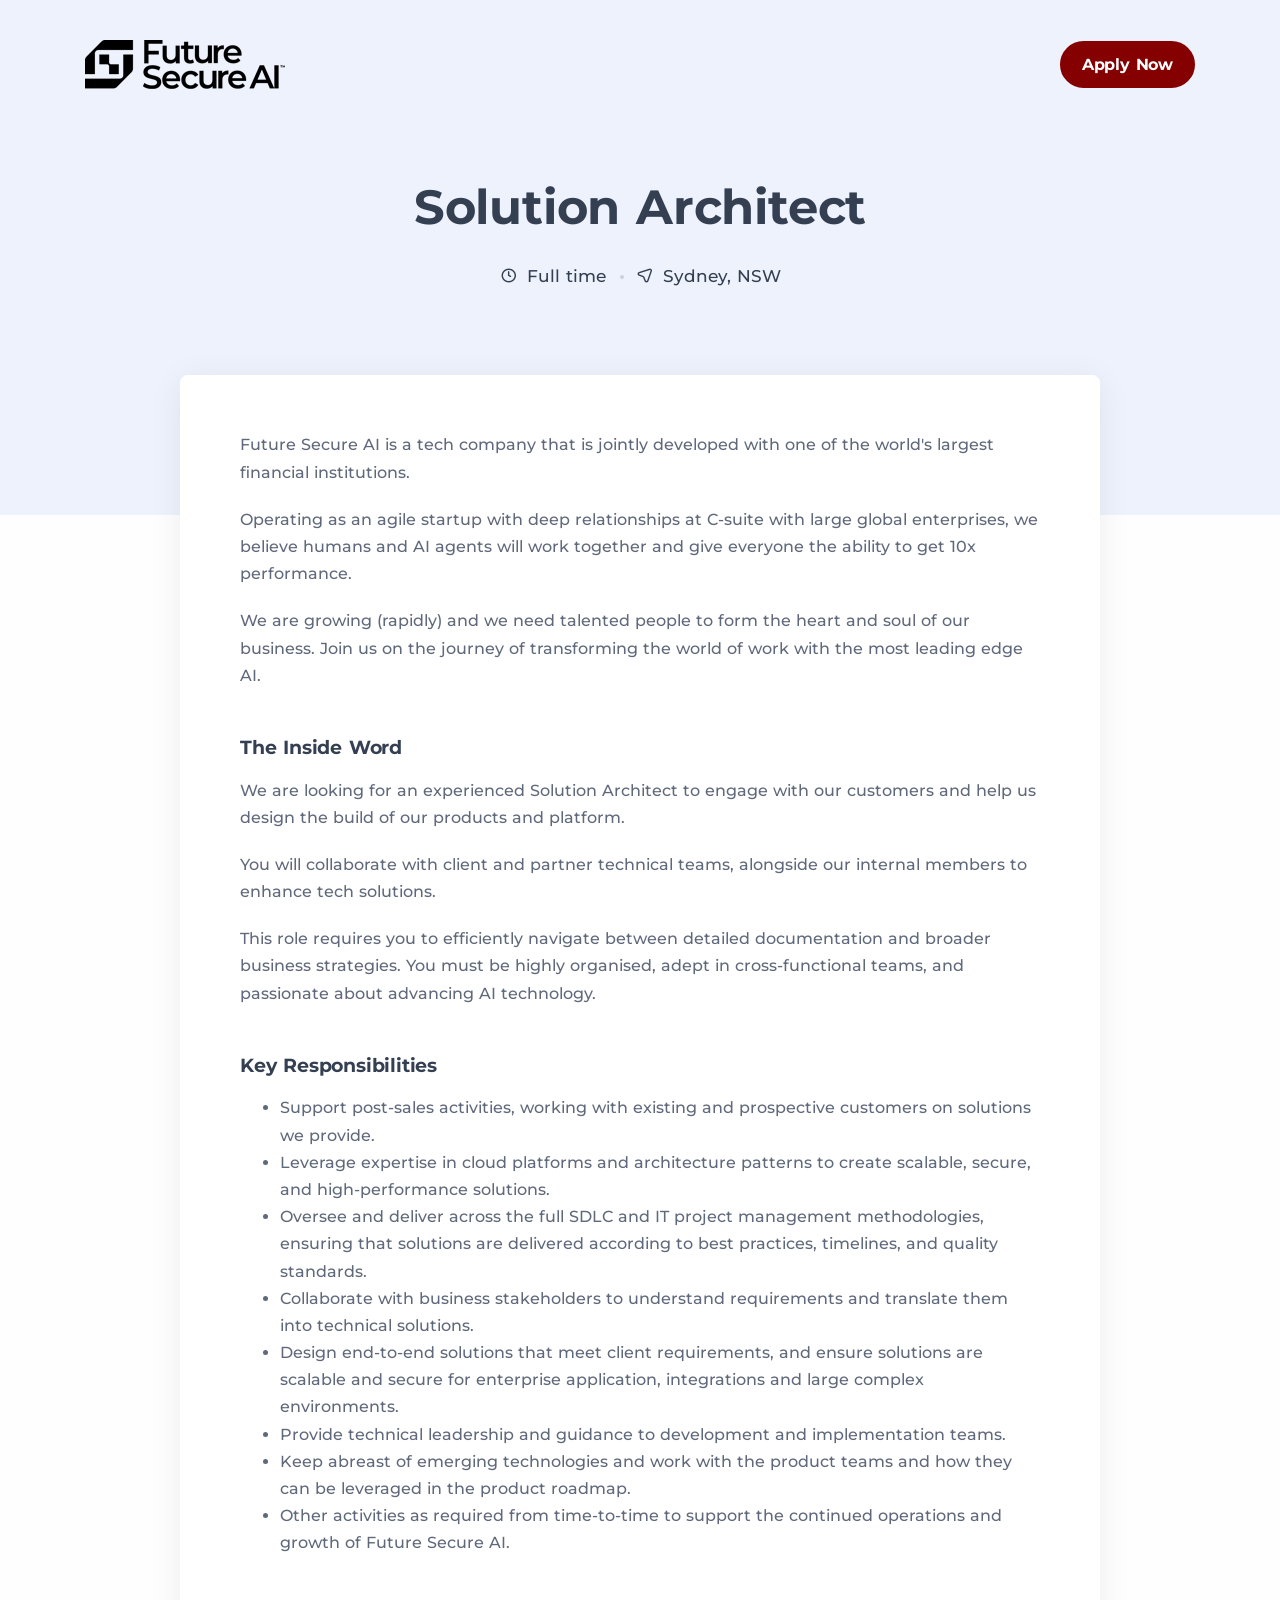
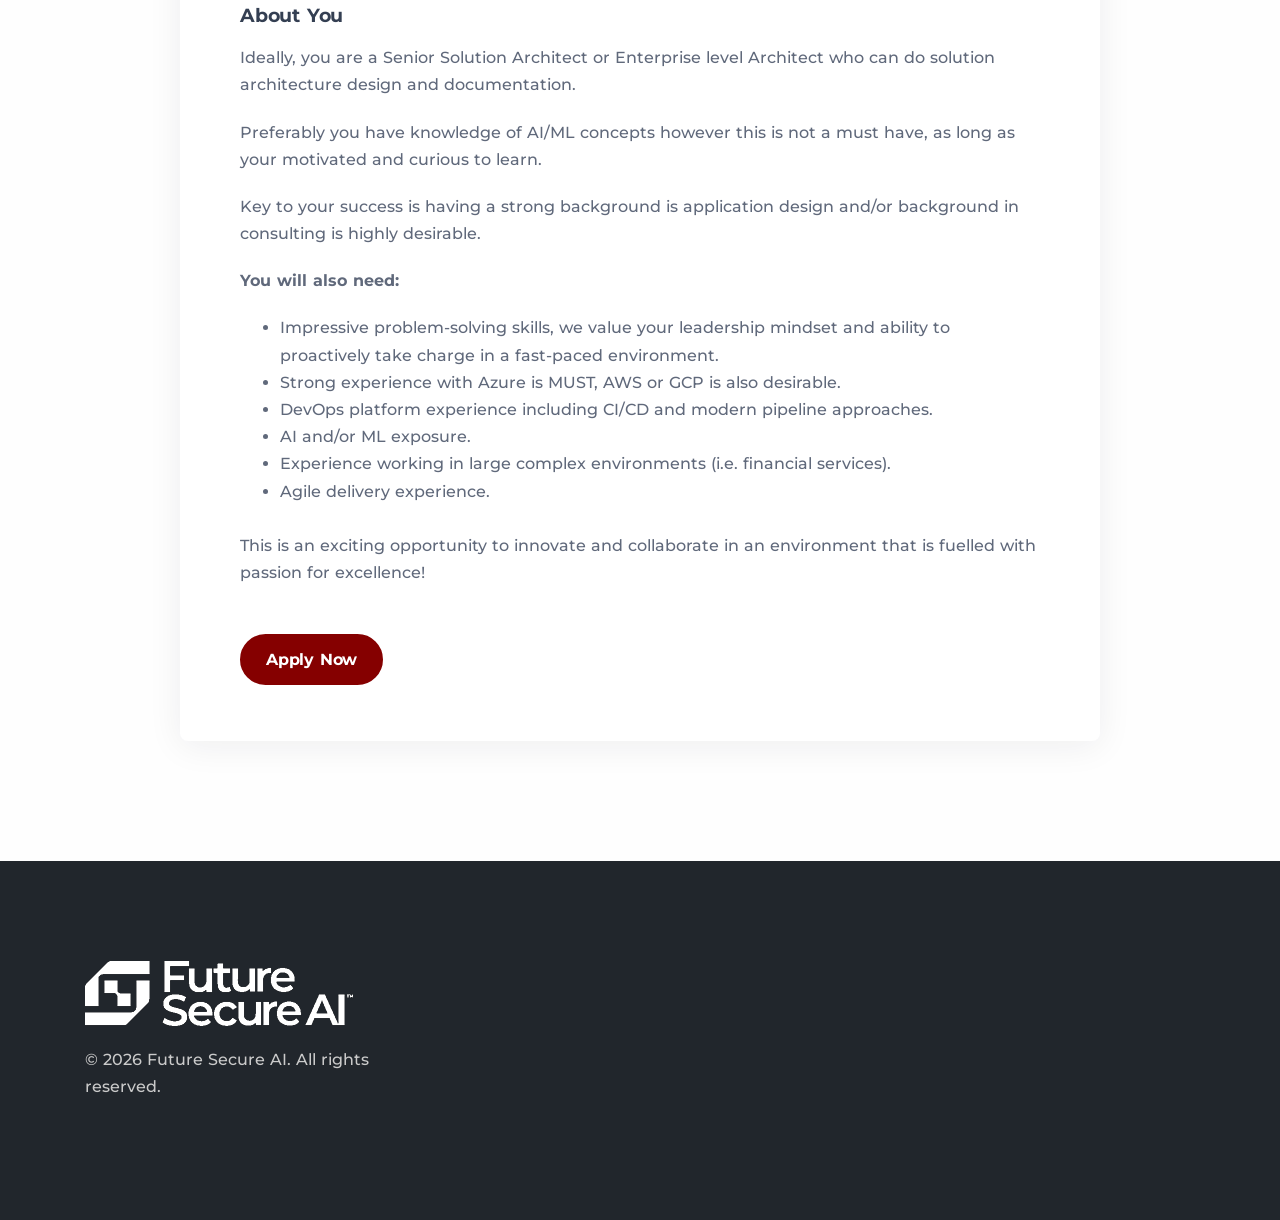
<file: career-job2.html>
<!DOCTYPE html>
<html lang="en">
  <head>
    <meta charset="utf-8" />
    <meta name="viewport" content="width=device-width, initial-scale=1.0" />
    <meta
      name="description"
      content="An impressive and flawless site template that includes various UI elements and countless features, attractive ready-made blocks and rich pages, basically everything you need to create a unique and professional website."
    />
    <meta
      name="keywords"
      content="bootstrap 5, business, corporate, creative, gulp, marketing, minimal, modern, multipurpose, one page, responsive, saas, sass, seo, startup, html5 template, site template"
    />
    <meta name="author" content="elemis" />
    <title>Future Secure AI: Career</title>
    <link rel="shortcut icon" href="./assets/img/favicon.png" />
    <link rel="stylesheet" href="./assets/css/plugins.css" />
    <link rel="stylesheet" href="./assets/css/style.css" />
  </head>

  <body>
    <div class="content-wrapper">
      <header class="wrapper bg-soft-primary">
        <nav
          class="navbar navbar-expand-lg center-nav transparent navbar-light"
        >
          <div class="container flex-lg-row flex-nowrap align-items-center">
            <div class="navbar-brand w-100">
              <a href="./index.html">
                <img
                  src="./assets/img/logo.png"
                  srcset="./assets/img/logo@2x.png 2x"
                  alt=""
                />
              </a>
            </div>
            <div
              class="navbar-collapse offcanvas offcanvas-nav offcanvas-start"
            >
              <div class="offcanvas-header d-lg-none">
                <h3 class="text-white fs-30 mb-0">Future Secure AI</h3>
                <button
                  type="button"
                  class="btn-close btn-close-white"
                  data-bs-dismiss="offcanvas"
                  aria-label="Close"
                ></button>
              </div>
              <div class="offcanvas-body ms-lg-auto d-flex flex-column h-100">
                <ul class="navbar-nav"></ul>
                <div class="offcanvas-footer d-lg-none">
                  <div></div>
                </div>
              </div>
            </div>

            <div class="navbar-other w-100 d-flex ms-auto">
              <ul class="navbar-nav flex-row align-items-center ms-auto">
                <li class="nav-item d-none d-md-block">
                  <a
                    href="#"
                    class="btn btn-sm btn-primary rounded-pill"
                    target="_blank"
                    data-bs-toggle="modal"
                    data-bs-target="#apply"
                    >Apply Now</a
                  >
                </li>
                <li class="nav-item d-lg-none">
                  <button class="hamburger offcanvas-nav-btn">
                    <span></span>
                  </button>
                </li>
              </ul>
            </div>
          </div>
        </nav>
      </header>

      <section class="wrapper bg-soft-primary">
        <div class="container pt-10 pb-19 pt-md-14 pb-md-20 text-center">
          <div class="row">
            <div class="col-md-10 col-xl-8 mx-auto">
              <div class="post-header">
                <h1 class="display-1 mb-5" id="job_role">
                  Solution Architect
                </h1>
                <ul class="post-meta text-dark fs-17 mb-5">
                  <li><i class="uil uil-clock"></i> Full time</li>
                  <li><i class="uil uil-location-arrow"></i> Sydney, NSW</li>
                </ul>
              </div>
            </div>
          </div>
        </div>
      </section>

      <section class="wrapper bg-light">
        <div class="container pb-14 pb-md-16">
          <div class="row">
            <div class="col-lg-10 mx-auto">
              <div class="blog single mt-n17">
                <div class="card shadow-lg">
                  <div class="card-body">
                    <p>
                      Future Secure AI is a tech company that is jointly developed with one of the world's largest financial institutions.
                    </p>
                    <p>
                      Operating as an agile startup with deep relationships at C-suite with large global enterprises, we believe humans and AI agents will work together and give everyone the ability to get 10x performance.
                    </p>
                    <p>
                      We are growing (rapidly) and we need talented people to form the heart and soul of our business. Join us on the journey of transforming the world of work with the most leading edge AI.
                    </p>
        
                    <h3 class="h4 mb-3 mt-9">The Inside Word</h3>
                    <p>
                      We are looking for an experienced Solution Architect to engage with our customers and help us design the build of our products and platform.
                    </p>
                    <p>
                      You will collaborate with client and partner technical teams, alongside our internal members to enhance tech solutions. 
                    </p>
                    <p>
                      This role requires you to efficiently navigate between detailed documentation and broader business strategies. You must be highly organised, adept in cross-functional teams, and passionate about advancing AI technology.
                    </p>
        
                    <h3 class="h4 mb-3 mt-9">Key Responsibilities</h3>
                    <ul class="bullet-bg bullet-soft-primary mb-0">
                      <li>Support post-sales activities, working with existing and prospective customers on solutions we provide.</li>
                      <li>Leverage expertise in cloud platforms and architecture patterns to create scalable, secure, and high-performance solutions.</li>
                      <li>Oversee and deliver across the full SDLC and IT project management methodologies, ensuring that solutions are delivered according to best practices, timelines, and quality standards.</li>
                      <li>Collaborate with business stakeholders to understand requirements and translate them into technical solutions.</li>
                      <li>Design end-to-end solutions that meet client requirements, and ensure solutions are scalable and secure for enterprise application, integrations and large complex environments.</li>
                      <li>Provide technical leadership and guidance to development and implementation teams.</li>
                      <li>Keep abreast of emerging technologies and work with the product teams and how they can be leveraged in the product roadmap.</li>
                      <li>Other activities as required from time-to-time to support the continued operations and growth of Future Secure AI.</li>
                    </ul>
        
                    <h3 class="h4 mb-3 mt-9">About You</h3>
                    <p>
                      Ideally, you are a Senior Solution Architect or Enterprise level Architect who can do solution architecture design and documentation.
                    </p>
                    <p>
                      Preferably you have knowledge of AI/ML concepts however this is not a must have, as long as your motivated and curious to learn.
                    </p>
                    <p>
                      Key to your success is having a strong background is application design and/or background in consulting is highly desirable.
                    </p>
                    <p><strong>You will also need:</strong></p>
                    <ul class="bullet-bg bullet-soft-primary mb-0">
                      <li>Impressive problem-solving skills, we value your leadership mindset and ability to proactively take charge in a fast-paced environment.</li>
                      <li>Strong experience with Azure is MUST, AWS or GCP is also desirable.</li>
                      <li>DevOps platform experience including CI/CD and modern pipeline approaches.</li>
                      <li>AI and/or ML exposure.</li>
                      <li>Experience working in large complex environments (i.e. financial services).</li>
                      <li>Agile delivery experience.</li>
                    </ul>
                    <br>
                    <p>
                      This is an exciting opportunity to innovate and collaborate in an environment that is fuelled with passion for excellence!
                    </p>
                    <br>
                    <a href="#" class="btn btn-primary rounded-pill" target="_blank" data-bs-toggle="modal" data-bs-target="#apply">Apply Now</a>
                  </div>
                </div>
              </div>
            </div>
          </div>
        </div>
      </section>

    </div>

    <div class="modal fade" id="apply" tabindex="-1">
      <div class="modal-dialog modal-dialog-centered modal-lg">
        <div class="modal-content text-center">
          <div class="modal-body">
            <button
              type="button"
              class="btn-close"
              data-bs-dismiss="modal"
              aria-label="Close"
            ></button>
            <h2 class="display-5 fs-20 text-start mb-1" id="formTitle">
              Ready to Join Us?
            </h2>
            <p class="fs-16 mb-6 text-start" id="formSubTitle">
              Take the first step toward shaping the future of Artificial
              Intelligence with us.
            </p>
            <div class="col-lg-12 mt-20-mobile">
              <form class="text-start mb-3" id="formContact">
                <div class="row gx-4">
                  <div class="col-md-7">
                    <div class="form-floating mb-2">
                      <input type="text" class="form-control" placeholder="Name" id="full-name" />
                      <label>Full Name</label>
                    </div>
                  </div>

                  <div class="col-md-5">
                    <div class="form-floating mb-2">
                      <select class="form-select" id="availability" aria-label="Availability">
                        <option selected disabled>Availability</option>
                        <option value="Immediately">Immediately</option>
                        <option value="7 days">7 days</option>
                        <option value="14 days">14 days</option>
                        <option value="30 days">30 days</option>
                      </select>
                    </div>
                  </div>

                  <div class="col-md-7">
                    <div class="form-floating mb-2">
                      <input type="text" class="form-control" placeholder="Email" id="email" />
                      <label>E-Mail</label>
                    </div>
                  </div>

                  <div class="col-md-5">
                    <div class="form-floating mb-2">
                      <input type="number" class="form-control" placeholder="Mobile" id="phone_number" />
                      <label>Phone</label>
                    </div>
                  </div>

                  <div class="col-md-4">
                    <div class="form-floating mb-2">
                      <input type="text" class="form-control" placeholder="Country" id="country" />
                      <label>Country</label>
                    </div>
                  </div>

                  <div class="col-md-4">
                    <div class="form-floating mb-2">
                      <input type="text" class="form-control" placeholder="State" id="state" />
                      <label>State</label>
                    </div>
                  </div>

                  <div class="col-md-4">
                    <div class="form-floating mb-2">
                      <input type="text" class="form-control" placeholder="City" id="city" />
                      <label>City</label>
                    </div>
                  </div>

                  <div class="col-md-12">
                    <div class="form-floating mb-2">
                      <input type="file" class="form-control" placeholder="Resume" id="resume" accept="application/pdf" style="padding-top: 2rem; padding-bottom: 2rem" />
                      <label>Please upload your resume (pdf only)</label>
                    </div>
                  </div>

                  <div class="col-md-12 pt-7">
                    <center>
                      <input type="button" id="btnSubmit" class="btn btn-md btn-primary rounded" value="Apply Now" onclick="submitApplication()" />
                    </center>
                  </div>
                </div>
              </form>
            </div>
          </div>
        </div>
      </div>
    </div>

    <footer class="bg-dark text-inverse">
      <div class="container py-13 py-md-15">
        <div class="row gy-6 gy-lg-0">
          <div class="col-lg-4">
            <div class="widget">
              <img
                class="mb-4"
                src="./assets/img/logo-light.png"
                srcset="./assets/img/logo-light@2x.png 2x"
                alt=""
              />
              <p class="mb-4">
                ©
                <script>
                  document.write(new Date().getUTCFullYear());
                </script>
                Future Secure AI. All rights reserved.
              </p>
            </div>
            <!-- /.widget -->
          </div>
          <!-- /column -->
          <div class="col-md-4 col-lg-2 offset-lg-2">
            <div class="widget"></div>
            <!-- /.widget -->
          </div>
          <!-- /column -->
          <div class="col-md-4 col-lg-2">
            <div class="widget"></div>
            <!-- /.widget -->
          </div>
          <!-- /column -->
          <div class="col-md-4 col-lg-2">
            <div class="widget"></div>
            <!-- /.widget -->
          </div>
          <!-- /column -->
        </div>
        <!--/.row -->
      </div>
      <!-- /.container -->
    </footer>
    <div class="progress-wrap" style="display: none">
      <svg
        class="progress-circle svg-content"
        width="100%"
        height="100%"
        viewBox="-1 -1 102 102"
      >
        <path d="M50,1 a49,49 0 0,1 0,98 a49,49 0 0,1 0,-98" />
      </svg>
    </div>
    <script src="./assets/js/plugins.js"></script>
    <script src="./assets/js/theme.js"></script>
    <script>
      async function submitApplication() {
        try {
          // Gather form data
          const full_name = document.getElementById("full-name").value;
          const description = document.getElementById("description")?.value;

          // Get the availability selection and convert it to a date string
          const availabilityValue =
            document.getElementById("availability").value;

          let daysToAdd;
          switch (availabilityValue) {
            case "Immediately":
              daysToAdd = 0;
              break;
            case "7 days":
              daysToAdd = 7;
              break;
            case "14 days":
              daysToAdd = 14;
              break;
            case "30 days":
              daysToAdd = 30;
              break;
            default:
              daysToAdd = 0;
          }

          const currentDate = new Date();
          currentDate.setDate(currentDate.getDate() + daysToAdd);
          const year = currentDate.getFullYear();
          const month = String(currentDate.getMonth() + 1).padStart(2, "0");
          const day = String(currentDate.getDate()).padStart(2, "0");
          const availability = `${year}-${month}-${day}`;

          const job_role = document.getElementById("job_role").innerText;

          // Get the value of jobid from URL query string
          const urlParams = new URLSearchParams(window.location.search);
          const job_id = urlParams.get("jobid");
          const email = document.getElementById("email").value;
          const phone_number = document.getElementById("phone_number").value;
          const country = document.getElementById("country").value;
          const state = document.getElementById("state").value;
          const city = document.getElementById("city").value;

          const requestData = {
            full_name,
            description,
            availability,
            job_role,
            job_id,
            email,
            phone_number,
            country,
            state,
            city,
          };

          // First POST request: Submit candidate details
          const response1 = await fetch(
            "https://platform.dev.fsailabs.com/webhook/9005ace9-8c0b-4666-8d1d-ff21a854885d",
            {
              method: "POST",
              headers: {
                "Content-Type": "application/json",
              },
              body: JSON.stringify(requestData),
            }
          );

          if (!response1.ok) {
            throw new Error("Error submitting candidate details");
          }

          const data = await response1.json();
          if (!Array.isArray(data) || data.length === 0 || !data[0].key) {
            throw new Error("Invalid response structure, key not found.");
          }

          const candidateKey = data[0].key;

          // Prepare the second request with form data
          const resumeInput = document.getElementById("resume");
          if (!resumeInput.files || resumeInput.files.length === 0) {
            throw new Error("No file selected for upload.");
          }

          const formData = new FormData();
          formData.append("file", resumeInput.files[0]);

          // Second POST request: Submit the resume file
          const response2 = await fetch(
            `https://platform.dev.fsailabs.com/webhook/72316efc-9d5d-41ee-bdaa-d41601afe2f3?id=${encodeURIComponent(
              candidateKey
            )}`,
            {
              method: "POST",
              body: formData,
            }
          );

          if (!response2.ok) {
            throw new Error("Error uploading the file");
          }

          const result = await response2.text();
          console.log("File upload successful:", result);
          alert("Your application has been submitted successfully!");
        } catch (error) {
          console.error("Error:", error);
          alert(
            "There was an error submitting your application. Please try again."
          );
        }
      }
    </script>
  </body>
</html>
</file>
<file: assets/css/plugins.css>
@charset "UTF-8";
/*!
 * animate.css - https://animate.style/
 * Version - 4.1.1
 * Licensed under the MIT license - http://opensource.org/licenses/MIT
 *
 * Copyright (c) 2020 Animate.css
 */
:root {
  --animate-duration: 1s;
  --animate-delay: 1s;
  --animate-repeat: 1
}
.animate__animated {
  -webkit-animation-duration: 1s;
  animation-duration: 1s;
  -webkit-animation-duration: var(--animate-duration);
  animation-duration: var(--animate-duration);
  -webkit-animation-fill-mode: both;
  animation-fill-mode: both
}
.animate__animated.animate__infinite {
  -webkit-animation-iteration-count: infinite;
  animation-iteration-count: infinite
}
.animate__animated.animate__repeat-1 {
  -webkit-animation-iteration-count: 1;
  animation-iteration-count: 1;
  -webkit-animation-iteration-count: var(--animate-repeat);
  animation-iteration-count: var(--animate-repeat)
}
.animate__animated.animate__repeat-2 {
  -webkit-animation-iteration-count: 2;
  animation-iteration-count: 2;
  -webkit-animation-iteration-count: calc(var(--animate-repeat)*2);
  animation-iteration-count: calc(var(--animate-repeat)*2)
}
.animate__animated.animate__repeat-3 {
  -webkit-animation-iteration-count: 3;
  animation-iteration-count: 3;
  -webkit-animation-iteration-count: calc(var(--animate-repeat)*3);
  animation-iteration-count: calc(var(--animate-repeat)*3)
}
.animate__animated.animate__delay-1s {
  -webkit-animation-delay: 1s;
  animation-delay: 1s;
  -webkit-animation-delay: var(--animate-delay);
  animation-delay: var(--animate-delay)
}
.animate__animated.animate__delay-2s {
  -webkit-animation-delay: 2s;
  animation-delay: 2s;
  -webkit-animation-delay: calc(var(--animate-delay)*2);
  animation-delay: calc(var(--animate-delay)*2)
}
.animate__animated.animate__delay-3s {
  -webkit-animation-delay: 3s;
  animation-delay: 3s;
  -webkit-animation-delay: calc(var(--animate-delay)*3);
  animation-delay: calc(var(--animate-delay)*3)
}
.animate__animated.animate__delay-4s {
  -webkit-animation-delay: 4s;
  animation-delay: 4s;
  -webkit-animation-delay: calc(var(--animate-delay)*4);
  animation-delay: calc(var(--animate-delay)*4)
}
.animate__animated.animate__delay-5s {
  -webkit-animation-delay: 5s;
  animation-delay: 5s;
  -webkit-animation-delay: calc(var(--animate-delay)*5);
  animation-delay: calc(var(--animate-delay)*5)
}
.animate__animated.animate__faster {
  -webkit-animation-duration: .5s;
  animation-duration: .5s;
  -webkit-animation-duration: calc(var(--animate-duration)/2);
  animation-duration: calc(var(--animate-duration)/2)
}
.animate__animated.animate__fast {
  -webkit-animation-duration: .8s;
  animation-duration: .8s;
  -webkit-animation-duration: calc(var(--animate-duration)*0.8);
  animation-duration: calc(var(--animate-duration)*0.8)
}
.animate__animated.animate__slow {
  -webkit-animation-duration: 2s;
  animation-duration: 2s;
  -webkit-animation-duration: calc(var(--animate-duration)*2);
  animation-duration: calc(var(--animate-duration)*2)
}
.animate__animated.animate__slower {
  -webkit-animation-duration: 3s;
  animation-duration: 3s;
  -webkit-animation-duration: calc(var(--animate-duration)*3);
  animation-duration: calc(var(--animate-duration)*3)
}
@media (prefers-reduced-motion:reduce),
print {
  .animate__animated {
    -webkit-animation-duration: 1ms !important;
    animation-duration: 1ms !important;
    -webkit-transition-duration: 1ms !important;
    transition-duration: 1ms !important;
    -webkit-animation-iteration-count: 1 !important;
    animation-iteration-count: 1 !important
  }
  .animate__animated[class*=Out] {
    opacity: 0
  }
}
@-webkit-keyframes bounce {
  0%,
  20%,
  53%,
  to {
    -webkit-animation-timing-function: cubic-bezier(.215, .61, .355, 1);
    animation-timing-function: cubic-bezier(.215, .61, .355, 1);
    -webkit-transform: translateZ(0);
    transform: translateZ(0)
  }
  40%,
  43% {
    -webkit-animation-timing-function: cubic-bezier(.755, .05, .855, .06);
    animation-timing-function: cubic-bezier(.755, .05, .855, .06);
    -webkit-transform: translate3d(0, -30px, 0) scaleY(1.1);
    transform: translate3d(0, -30px, 0) scaleY(1.1)
  }
  70% {
    -webkit-animation-timing-function: cubic-bezier(.755, .05, .855, .06);
    animation-timing-function: cubic-bezier(.755, .05, .855, .06);
    -webkit-transform: translate3d(0, -15px, 0) scaleY(1.05);
    transform: translate3d(0, -15px, 0) scaleY(1.05)
  }
  80% {
    -webkit-transition-timing-function: cubic-bezier(.215, .61, .355, 1);
    transition-timing-function: cubic-bezier(.215, .61, .355, 1);
    -webkit-transform: translateZ(0) scaleY(.95);
    transform: translateZ(0) scaleY(.95)
  }
  90% {
    -webkit-transform: translate3d(0, -4px, 0) scaleY(1.02);
    transform: translate3d(0, -4px, 0) scaleY(1.02)
  }
}
@keyframes bounce {
  0%,
  20%,
  53%,
  to {
    -webkit-animation-timing-function: cubic-bezier(.215, .61, .355, 1);
    animation-timing-function: cubic-bezier(.215, .61, .355, 1);
    -webkit-transform: translateZ(0);
    transform: translateZ(0)
  }
  40%,
  43% {
    -webkit-animation-timing-function: cubic-bezier(.755, .05, .855, .06);
    animation-timing-function: cubic-bezier(.755, .05, .855, .06);
    -webkit-transform: translate3d(0, -30px, 0) scaleY(1.1);
    transform: translate3d(0, -30px, 0) scaleY(1.1)
  }
  70% {
    -webkit-animation-timing-function: cubic-bezier(.755, .05, .855, .06);
    animation-timing-function: cubic-bezier(.755, .05, .855, .06);
    -webkit-transform: translate3d(0, -15px, 0) scaleY(1.05);
    transform: translate3d(0, -15px, 0) scaleY(1.05)
  }
  80% {
    -webkit-transition-timing-function: cubic-bezier(.215, .61, .355, 1);
    transition-timing-function: cubic-bezier(.215, .61, .355, 1);
    -webkit-transform: translateZ(0) scaleY(.95);
    transform: translateZ(0) scaleY(.95)
  }
  90% {
    -webkit-transform: translate3d(0, -4px, 0) scaleY(1.02);
    transform: translate3d(0, -4px, 0) scaleY(1.02)
  }
}
.animate__bounce {
  -webkit-animation-name: bounce;
  animation-name: bounce;
  -webkit-transform-origin: center bottom;
  transform-origin: center bottom
}
@-webkit-keyframes flash {
  0%,
  50%,
  to {
    opacity: 1
  }
  25%,
  75% {
    opacity: 0
  }
}
@keyframes flash {
  0%,
  50%,
  to {
    opacity: 1
  }
  25%,
  75% {
    opacity: 0
  }
}
.animate__flash {
  -webkit-animation-name: flash;
  animation-name: flash
}
@-webkit-keyframes pulse {
  0% {
    -webkit-transform: scaleX(1);
    transform: scaleX(1)
  }
  50% {
    -webkit-transform: scale3d(1.05, 1.05, 1.05);
    transform: scale3d(1.05, 1.05, 1.05)
  }
  to {
    -webkit-transform: scaleX(1);
    transform: scaleX(1)
  }
}
@keyframes pulse {
  0% {
    -webkit-transform: scaleX(1);
    transform: scaleX(1)
  }
  50% {
    -webkit-transform: scale3d(1.05, 1.05, 1.05);
    transform: scale3d(1.05, 1.05, 1.05)
  }
  to {
    -webkit-transform: scaleX(1);
    transform: scaleX(1)
  }
}
.animate__pulse {
  -webkit-animation-name: pulse;
  animation-name: pulse;
  -webkit-animation-timing-function: ease-in-out;
  animation-timing-function: ease-in-out
}
@-webkit-keyframes rubberBand {
  0% {
    -webkit-transform: scaleX(1);
    transform: scaleX(1)
  }
  30% {
    -webkit-transform: scale3d(1.25, .75, 1);
    transform: scale3d(1.25, .75, 1)
  }
  40% {
    -webkit-transform: scale3d(.75, 1.25, 1);
    transform: scale3d(.75, 1.25, 1)
  }
  50% {
    -webkit-transform: scale3d(1.15, .85, 1);
    transform: scale3d(1.15, .85, 1)
  }
  65% {
    -webkit-transform: scale3d(.95, 1.05, 1);
    transform: scale3d(.95, 1.05, 1)
  }
  75% {
    -webkit-transform: scale3d(1.05, .95, 1);
    transform: scale3d(1.05, .95, 1)
  }
  to {
    -webkit-transform: scaleX(1);
    transform: scaleX(1)
  }
}
@keyframes rubberBand {
  0% {
    -webkit-transform: scaleX(1);
    transform: scaleX(1)
  }
  30% {
    -webkit-transform: scale3d(1.25, .75, 1);
    transform: scale3d(1.25, .75, 1)
  }
  40% {
    -webkit-transform: scale3d(.75, 1.25, 1);
    transform: scale3d(.75, 1.25, 1)
  }
  50% {
    -webkit-transform: scale3d(1.15, .85, 1);
    transform: scale3d(1.15, .85, 1)
  }
  65% {
    -webkit-transform: scale3d(.95, 1.05, 1);
    transform: scale3d(.95, 1.05, 1)
  }
  75% {
    -webkit-transform: scale3d(1.05, .95, 1);
    transform: scale3d(1.05, .95, 1)
  }
  to {
    -webkit-transform: scaleX(1);
    transform: scaleX(1)
  }
}
.animate__rubberBand {
  -webkit-animation-name: rubberBand;
  animation-name: rubberBand
}
@-webkit-keyframes shakeX {
  0%,
  to {
    -webkit-transform: translateZ(0);
    transform: translateZ(0)
  }
  10%,
  30%,
  50%,
  70%,
  90% {
    -webkit-transform: translate3d(-10px, 0, 0);
    transform: translate3d(-10px, 0, 0)
  }
  20%,
  40%,
  60%,
  80% {
    -webkit-transform: translate3d(10px, 0, 0);
    transform: translate3d(10px, 0, 0)
  }
}
@keyframes shakeX {
  0%,
  to {
    -webkit-transform: translateZ(0);
    transform: translateZ(0)
  }
  10%,
  30%,
  50%,
  70%,
  90% {
    -webkit-transform: translate3d(-10px, 0, 0);
    transform: translate3d(-10px, 0, 0)
  }
  20%,
  40%,
  60%,
  80% {
    -webkit-transform: translate3d(10px, 0, 0);
    transform: translate3d(10px, 0, 0)
  }
}
.animate__shakeX {
  -webkit-animation-name: shakeX;
  animation-name: shakeX
}
@-webkit-keyframes shakeY {
  0%,
  to {
    -webkit-transform: translateZ(0);
    transform: translateZ(0)
  }
  10%,
  30%,
  50%,
  70%,
  90% {
    -webkit-transform: translate3d(0, -10px, 0);
    transform: translate3d(0, -10px, 0)
  }
  20%,
  40%,
  60%,
  80% {
    -webkit-transform: translate3d(0, 10px, 0);
    transform: translate3d(0, 10px, 0)
  }
}
@keyframes shakeY {
  0%,
  to {
    -webkit-transform: translateZ(0);
    transform: translateZ(0)
  }
  10%,
  30%,
  50%,
  70%,
  90% {
    -webkit-transform: translate3d(0, -10px, 0);
    transform: translate3d(0, -10px, 0)
  }
  20%,
  40%,
  60%,
  80% {
    -webkit-transform: translate3d(0, 10px, 0);
    transform: translate3d(0, 10px, 0)
  }
}
.animate__shakeY {
  -webkit-animation-name: shakeY;
  animation-name: shakeY
}
@-webkit-keyframes headShake {
  0% {
    -webkit-transform: translateX(0);
    transform: translateX(0)
  }
  6.5% {
    -webkit-transform: translateX(-6px) rotateY(-9deg);
    transform: translateX(-6px) rotateY(-9deg)
  }
  18.5% {
    -webkit-transform: translateX(5px) rotateY(7deg);
    transform: translateX(5px) rotateY(7deg)
  }
  31.5% {
    -webkit-transform: translateX(-3px) rotateY(-5deg);
    transform: translateX(-3px) rotateY(-5deg)
  }
  43.5% {
    -webkit-transform: translateX(2px) rotateY(3deg);
    transform: translateX(2px) rotateY(3deg)
  }
  50% {
    -webkit-transform: translateX(0);
    transform: translateX(0)
  }
}
@keyframes headShake {
  0% {
    -webkit-transform: translateX(0);
    transform: translateX(0)
  }
  6.5% {
    -webkit-transform: translateX(-6px) rotateY(-9deg);
    transform: translateX(-6px) rotateY(-9deg)
  }
  18.5% {
    -webkit-transform: translateX(5px) rotateY(7deg);
    transform: translateX(5px) rotateY(7deg)
  }
  31.5% {
    -webkit-transform: translateX(-3px) rotateY(-5deg);
    transform: translateX(-3px) rotateY(-5deg)
  }
  43.5% {
    -webkit-transform: translateX(2px) rotateY(3deg);
    transform: translateX(2px) rotateY(3deg)
  }
  50% {
    -webkit-transform: translateX(0);
    transform: translateX(0)
  }
}
.animate__headShake {
  -webkit-animation-timing-function: ease-in-out;
  animation-timing-function: ease-in-out;
  -webkit-animation-name: headShake;
  animation-name: headShake
}
@-webkit-keyframes swing {
  20% {
    -webkit-transform: rotate(15deg);
    transform: rotate(15deg)
  }
  40% {
    -webkit-transform: rotate(-10deg);
    transform: rotate(-10deg)
  }
  60% {
    -webkit-transform: rotate(5deg);
    transform: rotate(5deg)
  }
  80% {
    -webkit-transform: rotate(-5deg);
    transform: rotate(-5deg)
  }
  to {
    -webkit-transform: rotate(0deg);
    transform: rotate(0deg)
  }
}
@keyframes swing {
  20% {
    -webkit-transform: rotate(15deg);
    transform: rotate(15deg)
  }
  40% {
    -webkit-transform: rotate(-10deg);
    transform: rotate(-10deg)
  }
  60% {
    -webkit-transform: rotate(5deg);
    transform: rotate(5deg)
  }
  80% {
    -webkit-transform: rotate(-5deg);
    transform: rotate(-5deg)
  }
  to {
    -webkit-transform: rotate(0deg);
    transform: rotate(0deg)
  }
}
.animate__swing {
  -webkit-transform-origin: top center;
  transform-origin: top center;
  -webkit-animation-name: swing;
  animation-name: swing
}
@-webkit-keyframes tada {
  0% {
    -webkit-transform: scaleX(1);
    transform: scaleX(1)
  }
  10%,
  20% {
    -webkit-transform: scale3d(.9, .9, .9) rotate(-3deg);
    transform: scale3d(.9, .9, .9) rotate(-3deg)
  }
  30%,
  50%,
  70%,
  90% {
    -webkit-transform: scale3d(1.1, 1.1, 1.1) rotate(3deg);
    transform: scale3d(1.1, 1.1, 1.1) rotate(3deg)
  }
  40%,
  60%,
  80% {
    -webkit-transform: scale3d(1.1, 1.1, 1.1) rotate(-3deg);
    transform: scale3d(1.1, 1.1, 1.1) rotate(-3deg)
  }
  to {
    -webkit-transform: scaleX(1);
    transform: scaleX(1)
  }
}
@keyframes tada {
  0% {
    -webkit-transform: scaleX(1);
    transform: scaleX(1)
  }
  10%,
  20% {
    -webkit-transform: scale3d(.9, .9, .9) rotate(-3deg);
    transform: scale3d(.9, .9, .9) rotate(-3deg)
  }
  30%,
  50%,
  70%,
  90% {
    -webkit-transform: scale3d(1.1, 1.1, 1.1) rotate(3deg);
    transform: scale3d(1.1, 1.1, 1.1) rotate(3deg)
  }
  40%,
  60%,
  80% {
    -webkit-transform: scale3d(1.1, 1.1, 1.1) rotate(-3deg);
    transform: scale3d(1.1, 1.1, 1.1) rotate(-3deg)
  }
  to {
    -webkit-transform: scaleX(1);
    transform: scaleX(1)
  }
}
.animate__tada {
  -webkit-animation-name: tada;
  animation-name: tada
}
@-webkit-keyframes wobble {
  0% {
    -webkit-transform: translateZ(0);
    transform: translateZ(0)
  }
  15% {
    -webkit-transform: translate3d(-25%, 0, 0) rotate(-5deg);
    transform: translate3d(-25%, 0, 0) rotate(-5deg)
  }
  30% {
    -webkit-transform: translate3d(20%, 0, 0) rotate(3deg);
    transform: translate3d(20%, 0, 0) rotate(3deg)
  }
  45% {
    -webkit-transform: translate3d(-15%, 0, 0) rotate(-3deg);
    transform: translate3d(-15%, 0, 0) rotate(-3deg)
  }
  60% {
    -webkit-transform: translate3d(10%, 0, 0) rotate(2deg);
    transform: translate3d(10%, 0, 0) rotate(2deg)
  }
  75% {
    -webkit-transform: translate3d(-5%, 0, 0) rotate(-1deg);
    transform: translate3d(-5%, 0, 0) rotate(-1deg)
  }
  to {
    -webkit-transform: translateZ(0);
    transform: translateZ(0)
  }
}
@keyframes wobble {
  0% {
    -webkit-transform: translateZ(0);
    transform: translateZ(0)
  }
  15% {
    -webkit-transform: translate3d(-25%, 0, 0) rotate(-5deg);
    transform: translate3d(-25%, 0, 0) rotate(-5deg)
  }
  30% {
    -webkit-transform: translate3d(20%, 0, 0) rotate(3deg);
    transform: translate3d(20%, 0, 0) rotate(3deg)
  }
  45% {
    -webkit-transform: translate3d(-15%, 0, 0) rotate(-3deg);
    transform: translate3d(-15%, 0, 0) rotate(-3deg)
  }
  60% {
    -webkit-transform: translate3d(10%, 0, 0) rotate(2deg);
    transform: translate3d(10%, 0, 0) rotate(2deg)
  }
  75% {
    -webkit-transform: translate3d(-5%, 0, 0) rotate(-1deg);
    transform: translate3d(-5%, 0, 0) rotate(-1deg)
  }
  to {
    -webkit-transform: translateZ(0);
    transform: translateZ(0)
  }
}
.animate__wobble {
  -webkit-animation-name: wobble;
  animation-name: wobble
}
@-webkit-keyframes jello {
  0%,
  11.1%,
  to {
    -webkit-transform: translateZ(0);
    transform: translateZ(0)
  }
  22.2% {
    -webkit-transform: skewX(-12.5deg) skewY(-12.5deg);
    transform: skewX(-12.5deg) skewY(-12.5deg)
  }
  33.3% {
    -webkit-transform: skewX(6.25deg) skewY(6.25deg);
    transform: skewX(6.25deg) skewY(6.25deg)
  }
  44.4% {
    -webkit-transform: skewX(-3.125deg) skewY(-3.125deg);
    transform: skewX(-3.125deg) skewY(-3.125deg)
  }
  55.5% {
    -webkit-transform: skewX(1.5625deg) skewY(1.5625deg);
    transform: skewX(1.5625deg) skewY(1.5625deg)
  }
  66.6% {
    -webkit-transform: skewX(-.78125deg) skewY(-.78125deg);
    transform: skewX(-.78125deg) skewY(-.78125deg)
  }
  77.7% {
    -webkit-transform: skewX(.390625deg) skewY(.390625deg);
    transform: skewX(.390625deg) skewY(.390625deg)
  }
  88.8% {
    -webkit-transform: skewX(-.1953125deg) skewY(-.1953125deg);
    transform: skewX(-.1953125deg) skewY(-.1953125deg)
  }
}
@keyframes jello {
  0%,
  11.1%,
  to {
    -webkit-transform: translateZ(0);
    transform: translateZ(0)
  }
  22.2% {
    -webkit-transform: skewX(-12.5deg) skewY(-12.5deg);
    transform: skewX(-12.5deg) skewY(-12.5deg)
  }
  33.3% {
    -webkit-transform: skewX(6.25deg) skewY(6.25deg);
    transform: skewX(6.25deg) skewY(6.25deg)
  }
  44.4% {
    -webkit-transform: skewX(-3.125deg) skewY(-3.125deg);
    transform: skewX(-3.125deg) skewY(-3.125deg)
  }
  55.5% {
    -webkit-transform: skewX(1.5625deg) skewY(1.5625deg);
    transform: skewX(1.5625deg) skewY(1.5625deg)
  }
  66.6% {
    -webkit-transform: skewX(-.78125deg) skewY(-.78125deg);
    transform: skewX(-.78125deg) skewY(-.78125deg)
  }
  77.7% {
    -webkit-transform: skewX(.390625deg) skewY(.390625deg);
    transform: skewX(.390625deg) skewY(.390625deg)
  }
  88.8% {
    -webkit-transform: skewX(-.1953125deg) skewY(-.1953125deg);
    transform: skewX(-.1953125deg) skewY(-.1953125deg)
  }
}
.animate__jello {
  -webkit-animation-name: jello;
  animation-name: jello;
  -webkit-transform-origin: center;
  transform-origin: center
}
@-webkit-keyframes heartBeat {
  0% {
    -webkit-transform: scale(1);
    transform: scale(1)
  }
  14% {
    -webkit-transform: scale(1.3);
    transform: scale(1.3)
  }
  28% {
    -webkit-transform: scale(1);
    transform: scale(1)
  }
  42% {
    -webkit-transform: scale(1.3);
    transform: scale(1.3)
  }
  70% {
    -webkit-transform: scale(1);
    transform: scale(1)
  }
}
@keyframes heartBeat {
  0% {
    -webkit-transform: scale(1);
    transform: scale(1)
  }
  14% {
    -webkit-transform: scale(1.3);
    transform: scale(1.3)
  }
  28% {
    -webkit-transform: scale(1);
    transform: scale(1)
  }
  42% {
    -webkit-transform: scale(1.3);
    transform: scale(1.3)
  }
  70% {
    -webkit-transform: scale(1);
    transform: scale(1)
  }
}
.animate__heartBeat {
  -webkit-animation-name: heartBeat;
  animation-name: heartBeat;
  -webkit-animation-duration: 1.3s;
  animation-duration: 1.3s;
  -webkit-animation-duration: calc(var(--animate-duration)*1.3);
  animation-duration: calc(var(--animate-duration)*1.3);
  -webkit-animation-timing-function: ease-in-out;
  animation-timing-function: ease-in-out
}
@-webkit-keyframes backInDown {
  0% {
    -webkit-transform: translateY(-1200px) scale(.7);
    transform: translateY(-1200px) scale(.7);
    opacity: .7
  }
  80% {
    -webkit-transform: translateY(0) scale(.7);
    transform: translateY(0) scale(.7);
    opacity: .7
  }
  to {
    -webkit-transform: scale(1);
    transform: scale(1);
    opacity: 1
  }
}
@keyframes backInDown {
  0% {
    -webkit-transform: translateY(-1200px) scale(.7);
    transform: translateY(-1200px) scale(.7);
    opacity: .7
  }
  80% {
    -webkit-transform: translateY(0) scale(.7);
    transform: translateY(0) scale(.7);
    opacity: .7
  }
  to {
    -webkit-transform: scale(1);
    transform: scale(1);
    opacity: 1
  }
}
.animate__backInDown {
  -webkit-animation-name: backInDown;
  animation-name: backInDown
}
@-webkit-keyframes backInLeft {
  0% {
    -webkit-transform: translateX(-2000px) scale(.7);
    transform: translateX(-2000px) scale(.7);
    opacity: .7
  }
  80% {
    -webkit-transform: translateX(0) scale(.7);
    transform: translateX(0) scale(.7);
    opacity: .7
  }
  to {
    -webkit-transform: scale(1);
    transform: scale(1);
    opacity: 1
  }
}
@keyframes backInLeft {
  0% {
    -webkit-transform: translateX(-2000px) scale(.7);
    transform: translateX(-2000px) scale(.7);
    opacity: .7
  }
  80% {
    -webkit-transform: translateX(0) scale(.7);
    transform: translateX(0) scale(.7);
    opacity: .7
  }
  to {
    -webkit-transform: scale(1);
    transform: scale(1);
    opacity: 1
  }
}
.animate__backInLeft {
  -webkit-animation-name: backInLeft;
  animation-name: backInLeft
}
@-webkit-keyframes backInRight {
  0% {
    -webkit-transform: translateX(2000px) scale(.7);
    transform: translateX(2000px) scale(.7);
    opacity: .7
  }
  80% {
    -webkit-transform: translateX(0) scale(.7);
    transform: translateX(0) scale(.7);
    opacity: .7
  }
  to {
    -webkit-transform: scale(1);
    transform: scale(1);
    opacity: 1
  }
}
@keyframes backInRight {
  0% {
    -webkit-transform: translateX(2000px) scale(.7);
    transform: translateX(2000px) scale(.7);
    opacity: .7
  }
  80% {
    -webkit-transform: translateX(0) scale(.7);
    transform: translateX(0) scale(.7);
    opacity: .7
  }
  to {
    -webkit-transform: scale(1);
    transform: scale(1);
    opacity: 1
  }
}
.animate__backInRight {
  -webkit-animation-name: backInRight;
  animation-name: backInRight
}
@-webkit-keyframes backInUp {
  0% {
    -webkit-transform: translateY(1200px) scale(.7);
    transform: translateY(1200px) scale(.7);
    opacity: .7
  }
  80% {
    -webkit-transform: translateY(0) scale(.7);
    transform: translateY(0) scale(.7);
    opacity: .7
  }
  to {
    -webkit-transform: scale(1);
    transform: scale(1);
    opacity: 1
  }
}
@keyframes backInUp {
  0% {
    -webkit-transform: translateY(1200px) scale(.7);
    transform: translateY(1200px) scale(.7);
    opacity: .7
  }
  80% {
    -webkit-transform: translateY(0) scale(.7);
    transform: translateY(0) scale(.7);
    opacity: .7
  }
  to {
    -webkit-transform: scale(1);
    transform: scale(1);
    opacity: 1
  }
}
.animate__backInUp {
  -webkit-animation-name: backInUp;
  animation-name: backInUp
}
@-webkit-keyframes backOutDown {
  0% {
    -webkit-transform: scale(1);
    transform: scale(1);
    opacity: 1
  }
  20% {
    -webkit-transform: translateY(0) scale(.7);
    transform: translateY(0) scale(.7);
    opacity: .7
  }
  to {
    -webkit-transform: translateY(700px) scale(.7);
    transform: translateY(700px) scale(.7);
    opacity: .7
  }
}
@keyframes backOutDown {
  0% {
    -webkit-transform: scale(1);
    transform: scale(1);
    opacity: 1
  }
  20% {
    -webkit-transform: translateY(0) scale(.7);
    transform: translateY(0) scale(.7);
    opacity: .7
  }
  to {
    -webkit-transform: translateY(700px) scale(.7);
    transform: translateY(700px) scale(.7);
    opacity: .7
  }
}
.animate__backOutDown {
  -webkit-animation-name: backOutDown;
  animation-name: backOutDown
}
@-webkit-keyframes backOutLeft {
  0% {
    -webkit-transform: scale(1);
    transform: scale(1);
    opacity: 1
  }
  20% {
    -webkit-transform: translateX(0) scale(.7);
    transform: translateX(0) scale(.7);
    opacity: .7
  }
  to {
    -webkit-transform: translateX(-2000px) scale(.7);
    transform: translateX(-2000px) scale(.7);
    opacity: .7
  }
}
@keyframes backOutLeft {
  0% {
    -webkit-transform: scale(1);
    transform: scale(1);
    opacity: 1
  }
  20% {
    -webkit-transform: translateX(0) scale(.7);
    transform: translateX(0) scale(.7);
    opacity: .7
  }
  to {
    -webkit-transform: translateX(-2000px) scale(.7);
    transform: translateX(-2000px) scale(.7);
    opacity: .7
  }
}
.animate__backOutLeft {
  -webkit-animation-name: backOutLeft;
  animation-name: backOutLeft
}
@-webkit-keyframes backOutRight {
  0% {
    -webkit-transform: scale(1);
    transform: scale(1);
    opacity: 1
  }
  20% {
    -webkit-transform: translateX(0) scale(.7);
    transform: translateX(0) scale(.7);
    opacity: .7
  }
  to {
    -webkit-transform: translateX(2000px) scale(.7);
    transform: translateX(2000px) scale(.7);
    opacity: .7
  }
}
@keyframes backOutRight {
  0% {
    -webkit-transform: scale(1);
    transform: scale(1);
    opacity: 1
  }
  20% {
    -webkit-transform: translateX(0) scale(.7);
    transform: translateX(0) scale(.7);
    opacity: .7
  }
  to {
    -webkit-transform: translateX(2000px) scale(.7);
    transform: translateX(2000px) scale(.7);
    opacity: .7
  }
}
.animate__backOutRight {
  -webkit-animation-name: backOutRight;
  animation-name: backOutRight
}
@-webkit-keyframes backOutUp {
  0% {
    -webkit-transform: scale(1);
    transform: scale(1);
    opacity: 1
  }
  20% {
    -webkit-transform: translateY(0) scale(.7);
    transform: translateY(0) scale(.7);
    opacity: .7
  }
  to {
    -webkit-transform: translateY(-700px) scale(.7);
    transform: translateY(-700px) scale(.7);
    opacity: .7
  }
}
@keyframes backOutUp {
  0% {
    -webkit-transform: scale(1);
    transform: scale(1);
    opacity: 1
  }
  20% {
    -webkit-transform: translateY(0) scale(.7);
    transform: translateY(0) scale(.7);
    opacity: .7
  }
  to {
    -webkit-transform: translateY(-700px) scale(.7);
    transform: translateY(-700px) scale(.7);
    opacity: .7
  }
}
.animate__backOutUp {
  -webkit-animation-name: backOutUp;
  animation-name: backOutUp
}
@-webkit-keyframes bounceIn {
  0%,
  20%,
  40%,
  60%,
  80%,
  to {
    -webkit-animation-timing-function: cubic-bezier(.215, .61, .355, 1);
    animation-timing-function: cubic-bezier(.215, .61, .355, 1)
  }
  0% {
    opacity: 0;
    -webkit-transform: scale3d(.3, .3, .3);
    transform: scale3d(.3, .3, .3)
  }
  20% {
    -webkit-transform: scale3d(1.1, 1.1, 1.1);
    transform: scale3d(1.1, 1.1, 1.1)
  }
  40% {
    -webkit-transform: scale3d(.9, .9, .9);
    transform: scale3d(.9, .9, .9)
  }
  60% {
    opacity: 1;
    -webkit-transform: scale3d(1.03, 1.03, 1.03);
    transform: scale3d(1.03, 1.03, 1.03)
  }
  80% {
    -webkit-transform: scale3d(.97, .97, .97);
    transform: scale3d(.97, .97, .97)
  }
  to {
    opacity: 1;
    -webkit-transform: scaleX(1);
    transform: scaleX(1)
  }
}
@keyframes bounceIn {
  0%,
  20%,
  40%,
  60%,
  80%,
  to {
    -webkit-animation-timing-function: cubic-bezier(.215, .61, .355, 1);
    animation-timing-function: cubic-bezier(.215, .61, .355, 1)
  }
  0% {
    opacity: 0;
    -webkit-transform: scale3d(.3, .3, .3);
    transform: scale3d(.3, .3, .3)
  }
  20% {
    -webkit-transform: scale3d(1.1, 1.1, 1.1);
    transform: scale3d(1.1, 1.1, 1.1)
  }
  40% {
    -webkit-transform: scale3d(.9, .9, .9);
    transform: scale3d(.9, .9, .9)
  }
  60% {
    opacity: 1;
    -webkit-transform: scale3d(1.03, 1.03, 1.03);
    transform: scale3d(1.03, 1.03, 1.03)
  }
  80% {
    -webkit-transform: scale3d(.97, .97, .97);
    transform: scale3d(.97, .97, .97)
  }
  to {
    opacity: 1;
    -webkit-transform: scaleX(1);
    transform: scaleX(1)
  }
}
.animate__bounceIn {
  -webkit-animation-duration: .75s;
  animation-duration: .75s;
  -webkit-animation-duration: calc(var(--animate-duration)*0.75);
  animation-duration: calc(var(--animate-duration)*0.75);
  -webkit-animation-name: bounceIn;
  animation-name: bounceIn
}
@-webkit-keyframes bounceInDown {
  0%,
  60%,
  75%,
  90%,
  to {
    -webkit-animation-timing-function: cubic-bezier(.215, .61, .355, 1);
    animation-timing-function: cubic-bezier(.215, .61, .355, 1)
  }
  0% {
    opacity: 0;
    -webkit-transform: translate3d(0, -3000px, 0) scaleY(3);
    transform: translate3d(0, -3000px, 0) scaleY(3)
  }
  60% {
    opacity: 1;
    -webkit-transform: translate3d(0, 25px, 0) scaleY(.9);
    transform: translate3d(0, 25px, 0) scaleY(.9)
  }
  75% {
    -webkit-transform: translate3d(0, -10px, 0) scaleY(.95);
    transform: translate3d(0, -10px, 0) scaleY(.95)
  }
  90% {
    -webkit-transform: translate3d(0, 5px, 0) scaleY(.985);
    transform: translate3d(0, 5px, 0) scaleY(.985)
  }
  to {
    -webkit-transform: translateZ(0);
    transform: translateZ(0)
  }
}
@keyframes bounceInDown {
  0%,
  60%,
  75%,
  90%,
  to {
    -webkit-animation-timing-function: cubic-bezier(.215, .61, .355, 1);
    animation-timing-function: cubic-bezier(.215, .61, .355, 1)
  }
  0% {
    opacity: 0;
    -webkit-transform: translate3d(0, -3000px, 0) scaleY(3);
    transform: translate3d(0, -3000px, 0) scaleY(3)
  }
  60% {
    opacity: 1;
    -webkit-transform: translate3d(0, 25px, 0) scaleY(.9);
    transform: translate3d(0, 25px, 0) scaleY(.9)
  }
  75% {
    -webkit-transform: translate3d(0, -10px, 0) scaleY(.95);
    transform: translate3d(0, -10px, 0) scaleY(.95)
  }
  90% {
    -webkit-transform: translate3d(0, 5px, 0) scaleY(.985);
    transform: translate3d(0, 5px, 0) scaleY(.985)
  }
  to {
    -webkit-transform: translateZ(0);
    transform: translateZ(0)
  }
}
.animate__bounceInDown {
  -webkit-animation-name: bounceInDown;
  animation-name: bounceInDown
}
@-webkit-keyframes bounceInLeft {
  0%,
  60%,
  75%,
  90%,
  to {
    -webkit-animation-timing-function: cubic-bezier(.215, .61, .355, 1);
    animation-timing-function: cubic-bezier(.215, .61, .355, 1)
  }
  0% {
    opacity: 0;
    -webkit-transform: translate3d(-3000px, 0, 0) scaleX(3);
    transform: translate3d(-3000px, 0, 0) scaleX(3)
  }
  60% {
    opacity: 1;
    -webkit-transform: translate3d(25px, 0, 0) scaleX(1);
    transform: translate3d(25px, 0, 0) scaleX(1)
  }
  75% {
    -webkit-transform: translate3d(-10px, 0, 0) scaleX(.98);
    transform: translate3d(-10px, 0, 0) scaleX(.98)
  }
  90% {
    -webkit-transform: translate3d(5px, 0, 0) scaleX(.995);
    transform: translate3d(5px, 0, 0) scaleX(.995)
  }
  to {
    -webkit-transform: translateZ(0);
    transform: translateZ(0)
  }
}
@keyframes bounceInLeft {
  0%,
  60%,
  75%,
  90%,
  to {
    -webkit-animation-timing-function: cubic-bezier(.215, .61, .355, 1);
    animation-timing-function: cubic-bezier(.215, .61, .355, 1)
  }
  0% {
    opacity: 0;
    -webkit-transform: translate3d(-3000px, 0, 0) scaleX(3);
    transform: translate3d(-3000px, 0, 0) scaleX(3)
  }
  60% {
    opacity: 1;
    -webkit-transform: translate3d(25px, 0, 0) scaleX(1);
    transform: translate3d(25px, 0, 0) scaleX(1)
  }
  75% {
    -webkit-transform: translate3d(-10px, 0, 0) scaleX(.98);
    transform: translate3d(-10px, 0, 0) scaleX(.98)
  }
  90% {
    -webkit-transform: translate3d(5px, 0, 0) scaleX(.995);
    transform: translate3d(5px, 0, 0) scaleX(.995)
  }
  to {
    -webkit-transform: translateZ(0);
    transform: translateZ(0)
  }
}
.animate__bounceInLeft {
  -webkit-animation-name: bounceInLeft;
  animation-name: bounceInLeft
}
@-webkit-keyframes bounceInRight {
  0%,
  60%,
  75%,
  90%,
  to {
    -webkit-animation-timing-function: cubic-bezier(.215, .61, .355, 1);
    animation-timing-function: cubic-bezier(.215, .61, .355, 1)
  }
  0% {
    opacity: 0;
    -webkit-transform: translate3d(3000px, 0, 0) scaleX(3);
    transform: translate3d(3000px, 0, 0) scaleX(3)
  }
  60% {
    opacity: 1;
    -webkit-transform: translate3d(-25px, 0, 0) scaleX(1);
    transform: translate3d(-25px, 0, 0) scaleX(1)
  }
  75% {
    -webkit-transform: translate3d(10px, 0, 0) scaleX(.98);
    transform: translate3d(10px, 0, 0) scaleX(.98)
  }
  90% {
    -webkit-transform: translate3d(-5px, 0, 0) scaleX(.995);
    transform: translate3d(-5px, 0, 0) scaleX(.995)
  }
  to {
    -webkit-transform: translateZ(0);
    transform: translateZ(0)
  }
}
@keyframes bounceInRight {
  0%,
  60%,
  75%,
  90%,
  to {
    -webkit-animation-timing-function: cubic-bezier(.215, .61, .355, 1);
    animation-timing-function: cubic-bezier(.215, .61, .355, 1)
  }
  0% {
    opacity: 0;
    -webkit-transform: translate3d(3000px, 0, 0) scaleX(3);
    transform: translate3d(3000px, 0, 0) scaleX(3)
  }
  60% {
    opacity: 1;
    -webkit-transform: translate3d(-25px, 0, 0) scaleX(1);
    transform: translate3d(-25px, 0, 0) scaleX(1)
  }
  75% {
    -webkit-transform: translate3d(10px, 0, 0) scaleX(.98);
    transform: translate3d(10px, 0, 0) scaleX(.98)
  }
  90% {
    -webkit-transform: translate3d(-5px, 0, 0) scaleX(.995);
    transform: translate3d(-5px, 0, 0) scaleX(.995)
  }
  to {
    -webkit-transform: translateZ(0);
    transform: translateZ(0)
  }
}
.animate__bounceInRight {
  -webkit-animation-name: bounceInRight;
  animation-name: bounceInRight
}
@-webkit-keyframes bounceInUp {
  0%,
  60%,
  75%,
  90%,
  to {
    -webkit-animation-timing-function: cubic-bezier(.215, .61, .355, 1);
    animation-timing-function: cubic-bezier(.215, .61, .355, 1)
  }
  0% {
    opacity: 0;
    -webkit-transform: translate3d(0, 3000px, 0) scaleY(5);
    transform: translate3d(0, 3000px, 0) scaleY(5)
  }
  60% {
    opacity: 1;
    -webkit-transform: translate3d(0, -20px, 0) scaleY(.9);
    transform: translate3d(0, -20px, 0) scaleY(.9)
  }
  75% {
    -webkit-transform: translate3d(0, 10px, 0) scaleY(.95);
    transform: translate3d(0, 10px, 0) scaleY(.95)
  }
  90% {
    -webkit-transform: translate3d(0, -5px, 0) scaleY(.985);
    transform: translate3d(0, -5px, 0) scaleY(.985)
  }
  to {
    -webkit-transform: translateZ(0);
    transform: translateZ(0)
  }
}
@keyframes bounceInUp {
  0%,
  60%,
  75%,
  90%,
  to {
    -webkit-animation-timing-function: cubic-bezier(.215, .61, .355, 1);
    animation-timing-function: cubic-bezier(.215, .61, .355, 1)
  }
  0% {
    opacity: 0;
    -webkit-transform: translate3d(0, 3000px, 0) scaleY(5);
    transform: translate3d(0, 3000px, 0) scaleY(5)
  }
  60% {
    opacity: 1;
    -webkit-transform: translate3d(0, -20px, 0) scaleY(.9);
    transform: translate3d(0, -20px, 0) scaleY(.9)
  }
  75% {
    -webkit-transform: translate3d(0, 10px, 0) scaleY(.95);
    transform: translate3d(0, 10px, 0) scaleY(.95)
  }
  90% {
    -webkit-transform: translate3d(0, -5px, 0) scaleY(.985);
    transform: translate3d(0, -5px, 0) scaleY(.985)
  }
  to {
    -webkit-transform: translateZ(0);
    transform: translateZ(0)
  }
}
.animate__bounceInUp {
  -webkit-animation-name: bounceInUp;
  animation-name: bounceInUp
}
@-webkit-keyframes bounceOut {
  20% {
    -webkit-transform: scale3d(.9, .9, .9);
    transform: scale3d(.9, .9, .9)
  }
  50%,
  55% {
    opacity: 1;
    -webkit-transform: scale3d(1.1, 1.1, 1.1);
    transform: scale3d(1.1, 1.1, 1.1)
  }
  to {
    opacity: 0;
    -webkit-transform: scale3d(.3, .3, .3);
    transform: scale3d(.3, .3, .3)
  }
}
@keyframes bounceOut {
  20% {
    -webkit-transform: scale3d(.9, .9, .9);
    transform: scale3d(.9, .9, .9)
  }
  50%,
  55% {
    opacity: 1;
    -webkit-transform: scale3d(1.1, 1.1, 1.1);
    transform: scale3d(1.1, 1.1, 1.1)
  }
  to {
    opacity: 0;
    -webkit-transform: scale3d(.3, .3, .3);
    transform: scale3d(.3, .3, .3)
  }
}
.animate__bounceOut {
  -webkit-animation-duration: .75s;
  animation-duration: .75s;
  -webkit-animation-duration: calc(var(--animate-duration)*0.75);
  animation-duration: calc(var(--animate-duration)*0.75);
  -webkit-animation-name: bounceOut;
  animation-name: bounceOut
}
@-webkit-keyframes bounceOutDown {
  20% {
    -webkit-transform: translate3d(0, 10px, 0) scaleY(.985);
    transform: translate3d(0, 10px, 0) scaleY(.985)
  }
  40%,
  45% {
    opacity: 1;
    -webkit-transform: translate3d(0, -20px, 0) scaleY(.9);
    transform: translate3d(0, -20px, 0) scaleY(.9)
  }
  to {
    opacity: 0;
    -webkit-transform: translate3d(0, 2000px, 0) scaleY(3);
    transform: translate3d(0, 2000px, 0) scaleY(3)
  }
}
@keyframes bounceOutDown {
  20% {
    -webkit-transform: translate3d(0, 10px, 0) scaleY(.985);
    transform: translate3d(0, 10px, 0) scaleY(.985)
  }
  40%,
  45% {
    opacity: 1;
    -webkit-transform: translate3d(0, -20px, 0) scaleY(.9);
    transform: translate3d(0, -20px, 0) scaleY(.9)
  }
  to {
    opacity: 0;
    -webkit-transform: translate3d(0, 2000px, 0) scaleY(3);
    transform: translate3d(0, 2000px, 0) scaleY(3)
  }
}
.animate__bounceOutDown {
  -webkit-animation-name: bounceOutDown;
  animation-name: bounceOutDown
}
@-webkit-keyframes bounceOutLeft {
  20% {
    opacity: 1;
    -webkit-transform: translate3d(20px, 0, 0) scaleX(.9);
    transform: translate3d(20px, 0, 0) scaleX(.9)
  }
  to {
    opacity: 0;
    -webkit-transform: translate3d(-2000px, 0, 0) scaleX(2);
    transform: translate3d(-2000px, 0, 0) scaleX(2)
  }
}
@keyframes bounceOutLeft {
  20% {
    opacity: 1;
    -webkit-transform: translate3d(20px, 0, 0) scaleX(.9);
    transform: translate3d(20px, 0, 0) scaleX(.9)
  }
  to {
    opacity: 0;
    -webkit-transform: translate3d(-2000px, 0, 0) scaleX(2);
    transform: translate3d(-2000px, 0, 0) scaleX(2)
  }
}
.animate__bounceOutLeft {
  -webkit-animation-name: bounceOutLeft;
  animation-name: bounceOutLeft
}
@-webkit-keyframes bounceOutRight {
  20% {
    opacity: 1;
    -webkit-transform: translate3d(-20px, 0, 0) scaleX(.9);
    transform: translate3d(-20px, 0, 0) scaleX(.9)
  }
  to {
    opacity: 0;
    -webkit-transform: translate3d(2000px, 0, 0) scaleX(2);
    transform: translate3d(2000px, 0, 0) scaleX(2)
  }
}
@keyframes bounceOutRight {
  20% {
    opacity: 1;
    -webkit-transform: translate3d(-20px, 0, 0) scaleX(.9);
    transform: translate3d(-20px, 0, 0) scaleX(.9)
  }
  to {
    opacity: 0;
    -webkit-transform: translate3d(2000px, 0, 0) scaleX(2);
    transform: translate3d(2000px, 0, 0) scaleX(2)
  }
}
.animate__bounceOutRight {
  -webkit-animation-name: bounceOutRight;
  animation-name: bounceOutRight
}
@-webkit-keyframes bounceOutUp {
  20% {
    -webkit-transform: translate3d(0, -10px, 0) scaleY(.985);
    transform: translate3d(0, -10px, 0) scaleY(.985)
  }
  40%,
  45% {
    opacity: 1;
    -webkit-transform: translate3d(0, 20px, 0) scaleY(.9);
    transform: translate3d(0, 20px, 0) scaleY(.9)
  }
  to {
    opacity: 0;
    -webkit-transform: translate3d(0, -2000px, 0) scaleY(3);
    transform: translate3d(0, -2000px, 0) scaleY(3)
  }
}
@keyframes bounceOutUp {
  20% {
    -webkit-transform: translate3d(0, -10px, 0) scaleY(.985);
    transform: translate3d(0, -10px, 0) scaleY(.985)
  }
  40%,
  45% {
    opacity: 1;
    -webkit-transform: translate3d(0, 20px, 0) scaleY(.9);
    transform: translate3d(0, 20px, 0) scaleY(.9)
  }
  to {
    opacity: 0;
    -webkit-transform: translate3d(0, -2000px, 0) scaleY(3);
    transform: translate3d(0, -2000px, 0) scaleY(3)
  }
}
.animate__bounceOutUp {
  -webkit-animation-name: bounceOutUp;
  animation-name: bounceOutUp
}
@-webkit-keyframes fadeIn {
  0% {
    opacity: 0
  }
  to {
    opacity: 1
  }
}
@keyframes fadeIn {
  0% {
    opacity: 0
  }
  to {
    opacity: 1
  }
}
.animate__fadeIn {
  -webkit-animation-name: fadeIn;
  animation-name: fadeIn
}
@-webkit-keyframes fadeInDown {
  0% {
    opacity: 0;
    -webkit-transform: translate3d(0, -100%, 0);
    transform: translate3d(0, -100%, 0)
  }
  to {
    opacity: 1;
    -webkit-transform: translateZ(0);
    transform: translateZ(0)
  }
}
@keyframes fadeInDown {
  0% {
    opacity: 0;
    -webkit-transform: translate3d(0, -100%, 0);
    transform: translate3d(0, -100%, 0)
  }
  to {
    opacity: 1;
    -webkit-transform: translateZ(0);
    transform: translateZ(0)
  }
}
.animate__fadeInDown {
  -webkit-animation-name: fadeInDown;
  animation-name: fadeInDown
}
@-webkit-keyframes fadeInDownBig {
  0% {
    opacity: 0;
    -webkit-transform: translate3d(0, -2000px, 0);
    transform: translate3d(0, -2000px, 0)
  }
  to {
    opacity: 1;
    -webkit-transform: translateZ(0);
    transform: translateZ(0)
  }
}
@keyframes fadeInDownBig {
  0% {
    opacity: 0;
    -webkit-transform: translate3d(0, -2000px, 0);
    transform: translate3d(0, -2000px, 0)
  }
  to {
    opacity: 1;
    -webkit-transform: translateZ(0);
    transform: translateZ(0)
  }
}
.animate__fadeInDownBig {
  -webkit-animation-name: fadeInDownBig;
  animation-name: fadeInDownBig
}
@-webkit-keyframes fadeInLeft {
  0% {
    opacity: 0;
    -webkit-transform: translate3d(-100%, 0, 0);
    transform: translate3d(-100%, 0, 0)
  }
  to {
    opacity: 1;
    -webkit-transform: translateZ(0);
    transform: translateZ(0)
  }
}
@keyframes fadeInLeft {
  0% {
    opacity: 0;
    -webkit-transform: translate3d(-100%, 0, 0);
    transform: translate3d(-100%, 0, 0)
  }
  to {
    opacity: 1;
    -webkit-transform: translateZ(0);
    transform: translateZ(0)
  }
}
.animate__fadeInLeft {
  -webkit-animation-name: fadeInLeft;
  animation-name: fadeInLeft
}
@-webkit-keyframes fadeInLeftBig {
  0% {
    opacity: 0;
    -webkit-transform: translate3d(-2000px, 0, 0);
    transform: translate3d(-2000px, 0, 0)
  }
  to {
    opacity: 1;
    -webkit-transform: translateZ(0);
    transform: translateZ(0)
  }
}
@keyframes fadeInLeftBig {
  0% {
    opacity: 0;
    -webkit-transform: translate3d(-2000px, 0, 0);
    transform: translate3d(-2000px, 0, 0)
  }
  to {
    opacity: 1;
    -webkit-transform: translateZ(0);
    transform: translateZ(0)
  }
}
.animate__fadeInLeftBig {
  -webkit-animation-name: fadeInLeftBig;
  animation-name: fadeInLeftBig
}
@-webkit-keyframes fadeInRight {
  0% {
    opacity: 0;
    -webkit-transform: translate3d(100%, 0, 0);
    transform: translate3d(100%, 0, 0)
  }
  to {
    opacity: 1;
    -webkit-transform: translateZ(0);
    transform: translateZ(0)
  }
}
@keyframes fadeInRight {
  0% {
    opacity: 0;
    -webkit-transform: translate3d(100%, 0, 0);
    transform: translate3d(100%, 0, 0)
  }
  to {
    opacity: 1;
    -webkit-transform: translateZ(0);
    transform: translateZ(0)
  }
}
.animate__fadeInRight {
  -webkit-animation-name: fadeInRight;
  animation-name: fadeInRight
}
@-webkit-keyframes fadeInRightBig {
  0% {
    opacity: 0;
    -webkit-transform: translate3d(2000px, 0, 0);
    transform: translate3d(2000px, 0, 0)
  }
  to {
    opacity: 1;
    -webkit-transform: translateZ(0);
    transform: translateZ(0)
  }
}
@keyframes fadeInRightBig {
  0% {
    opacity: 0;
    -webkit-transform: translate3d(2000px, 0, 0);
    transform: translate3d(2000px, 0, 0)
  }
  to {
    opacity: 1;
    -webkit-transform: translateZ(0);
    transform: translateZ(0)
  }
}
.animate__fadeInRightBig {
  -webkit-animation-name: fadeInRightBig;
  animation-name: fadeInRightBig
}
@-webkit-keyframes fadeInUp {
  0% {
    opacity: 0;
    -webkit-transform: translate3d(0, 100%, 0);
    transform: translate3d(0, 100%, 0)
  }
  to {
    opacity: 1;
    -webkit-transform: translateZ(0);
    transform: translateZ(0)
  }
}
@keyframes fadeInUp {
  0% {
    opacity: 0;
    -webkit-transform: translate3d(0, 100%, 0);
    transform: translate3d(0, 100%, 0)
  }
  to {
    opacity: 1;
    -webkit-transform: translateZ(0);
    transform: translateZ(0)
  }
}
.animate__fadeInUp {
  -webkit-animation-name: fadeInUp;
  animation-name: fadeInUp
}
@-webkit-keyframes fadeInUpBig {
  0% {
    opacity: 0;
    -webkit-transform: translate3d(0, 2000px, 0);
    transform: translate3d(0, 2000px, 0)
  }
  to {
    opacity: 1;
    -webkit-transform: translateZ(0);
    transform: translateZ(0)
  }
}
@keyframes fadeInUpBig {
  0% {
    opacity: 0;
    -webkit-transform: translate3d(0, 2000px, 0);
    transform: translate3d(0, 2000px, 0)
  }
  to {
    opacity: 1;
    -webkit-transform: translateZ(0);
    transform: translateZ(0)
  }
}
.animate__fadeInUpBig {
  -webkit-animation-name: fadeInUpBig;
  animation-name: fadeInUpBig
}
@-webkit-keyframes fadeInTopLeft {
  0% {
    opacity: 0;
    -webkit-transform: translate3d(-100%, -100%, 0);
    transform: translate3d(-100%, -100%, 0)
  }
  to {
    opacity: 1;
    -webkit-transform: translateZ(0);
    transform: translateZ(0)
  }
}
@keyframes fadeInTopLeft {
  0% {
    opacity: 0;
    -webkit-transform: translate3d(-100%, -100%, 0);
    transform: translate3d(-100%, -100%, 0)
  }
  to {
    opacity: 1;
    -webkit-transform: translateZ(0);
    transform: translateZ(0)
  }
}
.animate__fadeInTopLeft {
  -webkit-animation-name: fadeInTopLeft;
  animation-name: fadeInTopLeft
}
@-webkit-keyframes fadeInTopRight {
  0% {
    opacity: 0;
    -webkit-transform: translate3d(100%, -100%, 0);
    transform: translate3d(100%, -100%, 0)
  }
  to {
    opacity: 1;
    -webkit-transform: translateZ(0);
    transform: translateZ(0)
  }
}
@keyframes fadeInTopRight {
  0% {
    opacity: 0;
    -webkit-transform: translate3d(100%, -100%, 0);
    transform: translate3d(100%, -100%, 0)
  }
  to {
    opacity: 1;
    -webkit-transform: translateZ(0);
    transform: translateZ(0)
  }
}
.animate__fadeInTopRight {
  -webkit-animation-name: fadeInTopRight;
  animation-name: fadeInTopRight
}
@-webkit-keyframes fadeInBottomLeft {
  0% {
    opacity: 0;
    -webkit-transform: translate3d(-100%, 100%, 0);
    transform: translate3d(-100%, 100%, 0)
  }
  to {
    opacity: 1;
    -webkit-transform: translateZ(0);
    transform: translateZ(0)
  }
}
@keyframes fadeInBottomLeft {
  0% {
    opacity: 0;
    -webkit-transform: translate3d(-100%, 100%, 0);
    transform: translate3d(-100%, 100%, 0)
  }
  to {
    opacity: 1;
    -webkit-transform: translateZ(0);
    transform: translateZ(0)
  }
}
.animate__fadeInBottomLeft {
  -webkit-animation-name: fadeInBottomLeft;
  animation-name: fadeInBottomLeft
}
@-webkit-keyframes fadeInBottomRight {
  0% {
    opacity: 0;
    -webkit-transform: translate3d(100%, 100%, 0);
    transform: translate3d(100%, 100%, 0)
  }
  to {
    opacity: 1;
    -webkit-transform: translateZ(0);
    transform: translateZ(0)
  }
}
@keyframes fadeInBottomRight {
  0% {
    opacity: 0;
    -webkit-transform: translate3d(100%, 100%, 0);
    transform: translate3d(100%, 100%, 0)
  }
  to {
    opacity: 1;
    -webkit-transform: translateZ(0);
    transform: translateZ(0)
  }
}
.animate__fadeInBottomRight {
  -webkit-animation-name: fadeInBottomRight;
  animation-name: fadeInBottomRight
}
@-webkit-keyframes fadeOut {
  0% {
    opacity: 1
  }
  to {
    opacity: 0
  }
}
@keyframes fadeOut {
  0% {
    opacity: 1
  }
  to {
    opacity: 0
  }
}
.animate__fadeOut {
  -webkit-animation-name: fadeOut;
  animation-name: fadeOut
}
@-webkit-keyframes fadeOutDown {
  0% {
    opacity: 1
  }
  to {
    opacity: 0;
    -webkit-transform: translate3d(0, 100%, 0);
    transform: translate3d(0, 100%, 0)
  }
}
@keyframes fadeOutDown {
  0% {
    opacity: 1
  }
  to {
    opacity: 0;
    -webkit-transform: translate3d(0, 100%, 0);
    transform: translate3d(0, 100%, 0)
  }
}
.animate__fadeOutDown {
  -webkit-animation-name: fadeOutDown;
  animation-name: fadeOutDown
}
@-webkit-keyframes fadeOutDownBig {
  0% {
    opacity: 1
  }
  to {
    opacity: 0;
    -webkit-transform: translate3d(0, 2000px, 0);
    transform: translate3d(0, 2000px, 0)
  }
}
@keyframes fadeOutDownBig {
  0% {
    opacity: 1
  }
  to {
    opacity: 0;
    -webkit-transform: translate3d(0, 2000px, 0);
    transform: translate3d(0, 2000px, 0)
  }
}
.animate__fadeOutDownBig {
  -webkit-animation-name: fadeOutDownBig;
  animation-name: fadeOutDownBig
}
@-webkit-keyframes fadeOutLeft {
  0% {
    opacity: 1
  }
  to {
    opacity: 0;
    -webkit-transform: translate3d(-100%, 0, 0);
    transform: translate3d(-100%, 0, 0)
  }
}
@keyframes fadeOutLeft {
  0% {
    opacity: 1
  }
  to {
    opacity: 0;
    -webkit-transform: translate3d(-100%, 0, 0);
    transform: translate3d(-100%, 0, 0)
  }
}
.animate__fadeOutLeft {
  -webkit-animation-name: fadeOutLeft;
  animation-name: fadeOutLeft
}
@-webkit-keyframes fadeOutLeftBig {
  0% {
    opacity: 1
  }
  to {
    opacity: 0;
    -webkit-transform: translate3d(-2000px, 0, 0);
    transform: translate3d(-2000px, 0, 0)
  }
}
@keyframes fadeOutLeftBig {
  0% {
    opacity: 1
  }
  to {
    opacity: 0;
    -webkit-transform: translate3d(-2000px, 0, 0);
    transform: translate3d(-2000px, 0, 0)
  }
}
.animate__fadeOutLeftBig {
  -webkit-animation-name: fadeOutLeftBig;
  animation-name: fadeOutLeftBig
}
@-webkit-keyframes fadeOutRight {
  0% {
    opacity: 1
  }
  to {
    opacity: 0;
    -webkit-transform: translate3d(100%, 0, 0);
    transform: translate3d(100%, 0, 0)
  }
}
@keyframes fadeOutRight {
  0% {
    opacity: 1
  }
  to {
    opacity: 0;
    -webkit-transform: translate3d(100%, 0, 0);
    transform: translate3d(100%, 0, 0)
  }
}
.animate__fadeOutRight {
  -webkit-animation-name: fadeOutRight;
  animation-name: fadeOutRight
}
@-webkit-keyframes fadeOutRightBig {
  0% {
    opacity: 1
  }
  to {
    opacity: 0;
    -webkit-transform: translate3d(2000px, 0, 0);
    transform: translate3d(2000px, 0, 0)
  }
}
@keyframes fadeOutRightBig {
  0% {
    opacity: 1
  }
  to {
    opacity: 0;
    -webkit-transform: translate3d(2000px, 0, 0);
    transform: translate3d(2000px, 0, 0)
  }
}
.animate__fadeOutRightBig {
  -webkit-animation-name: fadeOutRightBig;
  animation-name: fadeOutRightBig
}
@-webkit-keyframes fadeOutUp {
  0% {
    opacity: 1
  }
  to {
    opacity: 0;
    -webkit-transform: translate3d(0, -100%, 0);
    transform: translate3d(0, -100%, 0)
  }
}
@keyframes fadeOutUp {
  0% {
    opacity: 1
  }
  to {
    opacity: 0;
    -webkit-transform: translate3d(0, -100%, 0);
    transform: translate3d(0, -100%, 0)
  }
}
.animate__fadeOutUp {
  -webkit-animation-name: fadeOutUp;
  animation-name: fadeOutUp
}
@-webkit-keyframes fadeOutUpBig {
  0% {
    opacity: 1
  }
  to {
    opacity: 0;
    -webkit-transform: translate3d(0, -2000px, 0);
    transform: translate3d(0, -2000px, 0)
  }
}
@keyframes fadeOutUpBig {
  0% {
    opacity: 1
  }
  to {
    opacity: 0;
    -webkit-transform: translate3d(0, -2000px, 0);
    transform: translate3d(0, -2000px, 0)
  }
}
.animate__fadeOutUpBig {
  -webkit-animation-name: fadeOutUpBig;
  animation-name: fadeOutUpBig
}
@-webkit-keyframes fadeOutTopLeft {
  0% {
    opacity: 1;
    -webkit-transform: translateZ(0);
    transform: translateZ(0)
  }
  to {
    opacity: 0;
    -webkit-transform: translate3d(-100%, -100%, 0);
    transform: translate3d(-100%, -100%, 0)
  }
}
@keyframes fadeOutTopLeft {
  0% {
    opacity: 1;
    -webkit-transform: translateZ(0);
    transform: translateZ(0)
  }
  to {
    opacity: 0;
    -webkit-transform: translate3d(-100%, -100%, 0);
    transform: translate3d(-100%, -100%, 0)
  }
}
.animate__fadeOutTopLeft {
  -webkit-animation-name: fadeOutTopLeft;
  animation-name: fadeOutTopLeft
}
@-webkit-keyframes fadeOutTopRight {
  0% {
    opacity: 1;
    -webkit-transform: translateZ(0);
    transform: translateZ(0)
  }
  to {
    opacity: 0;
    -webkit-transform: translate3d(100%, -100%, 0);
    transform: translate3d(100%, -100%, 0)
  }
}
@keyframes fadeOutTopRight {
  0% {
    opacity: 1;
    -webkit-transform: translateZ(0);
    transform: translateZ(0)
  }
  to {
    opacity: 0;
    -webkit-transform: translate3d(100%, -100%, 0);
    transform: translate3d(100%, -100%, 0)
  }
}
.animate__fadeOutTopRight {
  -webkit-animation-name: fadeOutTopRight;
  animation-name: fadeOutTopRight
}
@-webkit-keyframes fadeOutBottomRight {
  0% {
    opacity: 1;
    -webkit-transform: translateZ(0);
    transform: translateZ(0)
  }
  to {
    opacity: 0;
    -webkit-transform: translate3d(100%, 100%, 0);
    transform: translate3d(100%, 100%, 0)
  }
}
@keyframes fadeOutBottomRight {
  0% {
    opacity: 1;
    -webkit-transform: translateZ(0);
    transform: translateZ(0)
  }
  to {
    opacity: 0;
    -webkit-transform: translate3d(100%, 100%, 0);
    transform: translate3d(100%, 100%, 0)
  }
}
.animate__fadeOutBottomRight {
  -webkit-animation-name: fadeOutBottomRight;
  animation-name: fadeOutBottomRight
}
@-webkit-keyframes fadeOutBottomLeft {
  0% {
    opacity: 1;
    -webkit-transform: translateZ(0);
    transform: translateZ(0)
  }
  to {
    opacity: 0;
    -webkit-transform: translate3d(-100%, 100%, 0);
    transform: translate3d(-100%, 100%, 0)
  }
}
@keyframes fadeOutBottomLeft {
  0% {
    opacity: 1;
    -webkit-transform: translateZ(0);
    transform: translateZ(0)
  }
  to {
    opacity: 0;
    -webkit-transform: translate3d(-100%, 100%, 0);
    transform: translate3d(-100%, 100%, 0)
  }
}
.animate__fadeOutBottomLeft {
  -webkit-animation-name: fadeOutBottomLeft;
  animation-name: fadeOutBottomLeft
}
@-webkit-keyframes flip {
  0% {
    -webkit-transform: perspective(400px) scaleX(1) translateZ(0) rotateY(-1turn);
    transform: perspective(400px) scaleX(1) translateZ(0) rotateY(-1turn);
    -webkit-animation-timing-function: ease-out;
    animation-timing-function: ease-out
  }
  40% {
    -webkit-transform: perspective(400px) scaleX(1) translateZ(150px) rotateY(-190deg);
    transform: perspective(400px) scaleX(1) translateZ(150px) rotateY(-190deg);
    -webkit-animation-timing-function: ease-out;
    animation-timing-function: ease-out
  }
  50% {
    -webkit-transform: perspective(400px) scaleX(1) translateZ(150px) rotateY(-170deg);
    transform: perspective(400px) scaleX(1) translateZ(150px) rotateY(-170deg);
    -webkit-animation-timing-function: ease-in;
    animation-timing-function: ease-in
  }
  80% {
    -webkit-transform: perspective(400px) scale3d(.95, .95, .95) translateZ(0) rotateY(0deg);
    transform: perspective(400px) scale3d(.95, .95, .95) translateZ(0) rotateY(0deg);
    -webkit-animation-timing-function: ease-in;
    animation-timing-function: ease-in
  }
  to {
    -webkit-transform: perspective(400px) scaleX(1) translateZ(0) rotateY(0deg);
    transform: perspective(400px) scaleX(1) translateZ(0) rotateY(0deg);
    -webkit-animation-timing-function: ease-in;
    animation-timing-function: ease-in
  }
}
@keyframes flip {
  0% {
    -webkit-transform: perspective(400px) scaleX(1) translateZ(0) rotateY(-1turn);
    transform: perspective(400px) scaleX(1) translateZ(0) rotateY(-1turn);
    -webkit-animation-timing-function: ease-out;
    animation-timing-function: ease-out
  }
  40% {
    -webkit-transform: perspective(400px) scaleX(1) translateZ(150px) rotateY(-190deg);
    transform: perspective(400px) scaleX(1) translateZ(150px) rotateY(-190deg);
    -webkit-animation-timing-function: ease-out;
    animation-timing-function: ease-out
  }
  50% {
    -webkit-transform: perspective(400px) scaleX(1) translateZ(150px) rotateY(-170deg);
    transform: perspective(400px) scaleX(1) translateZ(150px) rotateY(-170deg);
    -webkit-animation-timing-function: ease-in;
    animation-timing-function: ease-in
  }
  80% {
    -webkit-transform: perspective(400px) scale3d(.95, .95, .95) translateZ(0) rotateY(0deg);
    transform: perspective(400px) scale3d(.95, .95, .95) translateZ(0) rotateY(0deg);
    -webkit-animation-timing-function: ease-in;
    animation-timing-function: ease-in
  }
  to {
    -webkit-transform: perspective(400px) scaleX(1) translateZ(0) rotateY(0deg);
    transform: perspective(400px) scaleX(1) translateZ(0) rotateY(0deg);
    -webkit-animation-timing-function: ease-in;
    animation-timing-function: ease-in
  }
}
.animate__animated.animate__flip {
  -webkit-backface-visibility: visible;
  backface-visibility: visible;
  -webkit-animation-name: flip;
  animation-name: flip
}
@-webkit-keyframes flipInX {
  0% {
    -webkit-transform: perspective(400px) rotateX(90deg);
    transform: perspective(400px) rotateX(90deg);
    -webkit-animation-timing-function: ease-in;
    animation-timing-function: ease-in;
    opacity: 0
  }
  40% {
    -webkit-transform: perspective(400px) rotateX(-20deg);
    transform: perspective(400px) rotateX(-20deg);
    -webkit-animation-timing-function: ease-in;
    animation-timing-function: ease-in
  }
  60% {
    -webkit-transform: perspective(400px) rotateX(10deg);
    transform: perspective(400px) rotateX(10deg);
    opacity: 1
  }
  80% {
    -webkit-transform: perspective(400px) rotateX(-5deg);
    transform: perspective(400px) rotateX(-5deg)
  }
  to {
    -webkit-transform: perspective(400px);
    transform: perspective(400px)
  }
}
@keyframes flipInX {
  0% {
    -webkit-transform: perspective(400px) rotateX(90deg);
    transform: perspective(400px) rotateX(90deg);
    -webkit-animation-timing-function: ease-in;
    animation-timing-function: ease-in;
    opacity: 0
  }
  40% {
    -webkit-transform: perspective(400px) rotateX(-20deg);
    transform: perspective(400px) rotateX(-20deg);
    -webkit-animation-timing-function: ease-in;
    animation-timing-function: ease-in
  }
  60% {
    -webkit-transform: perspective(400px) rotateX(10deg);
    transform: perspective(400px) rotateX(10deg);
    opacity: 1
  }
  80% {
    -webkit-transform: perspective(400px) rotateX(-5deg);
    transform: perspective(400px) rotateX(-5deg)
  }
  to {
    -webkit-transform: perspective(400px);
    transform: perspective(400px)
  }
}
.animate__flipInX {
  -webkit-backface-visibility: visible !important;
  backface-visibility: visible !important;
  -webkit-animation-name: flipInX;
  animation-name: flipInX
}
@-webkit-keyframes flipInY {
  0% {
    -webkit-transform: perspective(400px) rotateY(90deg);
    transform: perspective(400px) rotateY(90deg);
    -webkit-animation-timing-function: ease-in;
    animation-timing-function: ease-in;
    opacity: 0
  }
  40% {
    -webkit-transform: perspective(400px) rotateY(-20deg);
    transform: perspective(400px) rotateY(-20deg);
    -webkit-animation-timing-function: ease-in;
    animation-timing-function: ease-in
  }
  60% {
    -webkit-transform: perspective(400px) rotateY(10deg);
    transform: perspective(400px) rotateY(10deg);
    opacity: 1
  }
  80% {
    -webkit-transform: perspective(400px) rotateY(-5deg);
    transform: perspective(400px) rotateY(-5deg)
  }
  to {
    -webkit-transform: perspective(400px);
    transform: perspective(400px)
  }
}
@keyframes flipInY {
  0% {
    -webkit-transform: perspective(400px) rotateY(90deg);
    transform: perspective(400px) rotateY(90deg);
    -webkit-animation-timing-function: ease-in;
    animation-timing-function: ease-in;
    opacity: 0
  }
  40% {
    -webkit-transform: perspective(400px) rotateY(-20deg);
    transform: perspective(400px) rotateY(-20deg);
    -webkit-animation-timing-function: ease-in;
    animation-timing-function: ease-in
  }
  60% {
    -webkit-transform: perspective(400px) rotateY(10deg);
    transform: perspective(400px) rotateY(10deg);
    opacity: 1
  }
  80% {
    -webkit-transform: perspective(400px) rotateY(-5deg);
    transform: perspective(400px) rotateY(-5deg)
  }
  to {
    -webkit-transform: perspective(400px);
    transform: perspective(400px)
  }
}
.animate__flipInY {
  -webkit-backface-visibility: visible !important;
  backface-visibility: visible !important;
  -webkit-animation-name: flipInY;
  animation-name: flipInY
}
@-webkit-keyframes flipOutX {
  0% {
    -webkit-transform: perspective(400px);
    transform: perspective(400px)
  }
  30% {
    -webkit-transform: perspective(400px) rotateX(-20deg);
    transform: perspective(400px) rotateX(-20deg);
    opacity: 1
  }
  to {
    -webkit-transform: perspective(400px) rotateX(90deg);
    transform: perspective(400px) rotateX(90deg);
    opacity: 0
  }
}
@keyframes flipOutX {
  0% {
    -webkit-transform: perspective(400px);
    transform: perspective(400px)
  }
  30% {
    -webkit-transform: perspective(400px) rotateX(-20deg);
    transform: perspective(400px) rotateX(-20deg);
    opacity: 1
  }
  to {
    -webkit-transform: perspective(400px) rotateX(90deg);
    transform: perspective(400px) rotateX(90deg);
    opacity: 0
  }
}
.animate__flipOutX {
  -webkit-animation-duration: .75s;
  animation-duration: .75s;
  -webkit-animation-duration: calc(var(--animate-duration)*0.75);
  animation-duration: calc(var(--animate-duration)*0.75);
  -webkit-animation-name: flipOutX;
  animation-name: flipOutX;
  -webkit-backface-visibility: visible !important;
  backface-visibility: visible !important
}
@-webkit-keyframes flipOutY {
  0% {
    -webkit-transform: perspective(400px);
    transform: perspective(400px)
  }
  30% {
    -webkit-transform: perspective(400px) rotateY(-15deg);
    transform: perspective(400px) rotateY(-15deg);
    opacity: 1
  }
  to {
    -webkit-transform: perspective(400px) rotateY(90deg);
    transform: perspective(400px) rotateY(90deg);
    opacity: 0
  }
}
@keyframes flipOutY {
  0% {
    -webkit-transform: perspective(400px);
    transform: perspective(400px)
  }
  30% {
    -webkit-transform: perspective(400px) rotateY(-15deg);
    transform: perspective(400px) rotateY(-15deg);
    opacity: 1
  }
  to {
    -webkit-transform: perspective(400px) rotateY(90deg);
    transform: perspective(400px) rotateY(90deg);
    opacity: 0
  }
}
.animate__flipOutY {
  -webkit-animation-duration: .75s;
  animation-duration: .75s;
  -webkit-animation-duration: calc(var(--animate-duration)*0.75);
  animation-duration: calc(var(--animate-duration)*0.75);
  -webkit-backface-visibility: visible !important;
  backface-visibility: visible !important;
  -webkit-animation-name: flipOutY;
  animation-name: flipOutY
}
@-webkit-keyframes lightSpeedInRight {
  0% {
    -webkit-transform: translate3d(100%, 0, 0) skewX(-30deg);
    transform: translate3d(100%, 0, 0) skewX(-30deg);
    opacity: 0
  }
  60% {
    -webkit-transform: skewX(20deg);
    transform: skewX(20deg);
    opacity: 1
  }
  80% {
    -webkit-transform: skewX(-5deg);
    transform: skewX(-5deg)
  }
  to {
    -webkit-transform: translateZ(0);
    transform: translateZ(0)
  }
}
@keyframes lightSpeedInRight {
  0% {
    -webkit-transform: translate3d(100%, 0, 0) skewX(-30deg);
    transform: translate3d(100%, 0, 0) skewX(-30deg);
    opacity: 0
  }
  60% {
    -webkit-transform: skewX(20deg);
    transform: skewX(20deg);
    opacity: 1
  }
  80% {
    -webkit-transform: skewX(-5deg);
    transform: skewX(-5deg)
  }
  to {
    -webkit-transform: translateZ(0);
    transform: translateZ(0)
  }
}
.animate__lightSpeedInRight {
  -webkit-animation-name: lightSpeedInRight;
  animation-name: lightSpeedInRight;
  -webkit-animation-timing-function: ease-out;
  animation-timing-function: ease-out
}
@-webkit-keyframes lightSpeedInLeft {
  0% {
    -webkit-transform: translate3d(-100%, 0, 0) skewX(30deg);
    transform: translate3d(-100%, 0, 0) skewX(30deg);
    opacity: 0
  }
  60% {
    -webkit-transform: skewX(-20deg);
    transform: skewX(-20deg);
    opacity: 1
  }
  80% {
    -webkit-transform: skewX(5deg);
    transform: skewX(5deg)
  }
  to {
    -webkit-transform: translateZ(0);
    transform: translateZ(0)
  }
}
@keyframes lightSpeedInLeft {
  0% {
    -webkit-transform: translate3d(-100%, 0, 0) skewX(30deg);
    transform: translate3d(-100%, 0, 0) skewX(30deg);
    opacity: 0
  }
  60% {
    -webkit-transform: skewX(-20deg);
    transform: skewX(-20deg);
    opacity: 1
  }
  80% {
    -webkit-transform: skewX(5deg);
    transform: skewX(5deg)
  }
  to {
    -webkit-transform: translateZ(0);
    transform: translateZ(0)
  }
}
.animate__lightSpeedInLeft {
  -webkit-animation-name: lightSpeedInLeft;
  animation-name: lightSpeedInLeft;
  -webkit-animation-timing-function: ease-out;
  animation-timing-function: ease-out
}
@-webkit-keyframes lightSpeedOutRight {
  0% {
    opacity: 1
  }
  to {
    -webkit-transform: translate3d(100%, 0, 0) skewX(30deg);
    transform: translate3d(100%, 0, 0) skewX(30deg);
    opacity: 0
  }
}
@keyframes lightSpeedOutRight {
  0% {
    opacity: 1
  }
  to {
    -webkit-transform: translate3d(100%, 0, 0) skewX(30deg);
    transform: translate3d(100%, 0, 0) skewX(30deg);
    opacity: 0
  }
}
.animate__lightSpeedOutRight {
  -webkit-animation-name: lightSpeedOutRight;
  animation-name: lightSpeedOutRight;
  -webkit-animation-timing-function: ease-in;
  animation-timing-function: ease-in
}
@-webkit-keyframes lightSpeedOutLeft {
  0% {
    opacity: 1
  }
  to {
    -webkit-transform: translate3d(-100%, 0, 0) skewX(-30deg);
    transform: translate3d(-100%, 0, 0) skewX(-30deg);
    opacity: 0
  }
}
@keyframes lightSpeedOutLeft {
  0% {
    opacity: 1
  }
  to {
    -webkit-transform: translate3d(-100%, 0, 0) skewX(-30deg);
    transform: translate3d(-100%, 0, 0) skewX(-30deg);
    opacity: 0
  }
}
.animate__lightSpeedOutLeft {
  -webkit-animation-name: lightSpeedOutLeft;
  animation-name: lightSpeedOutLeft;
  -webkit-animation-timing-function: ease-in;
  animation-timing-function: ease-in
}
@-webkit-keyframes rotateIn {
  0% {
    -webkit-transform: rotate(-200deg);
    transform: rotate(-200deg);
    opacity: 0
  }
  to {
    -webkit-transform: translateZ(0);
    transform: translateZ(0);
    opacity: 1
  }
}
@keyframes rotateIn {
  0% {
    -webkit-transform: rotate(-200deg);
    transform: rotate(-200deg);
    opacity: 0
  }
  to {
    -webkit-transform: translateZ(0);
    transform: translateZ(0);
    opacity: 1
  }
}
.animate__rotateIn {
  -webkit-animation-name: rotateIn;
  animation-name: rotateIn;
  -webkit-transform-origin: center;
  transform-origin: center
}
@-webkit-keyframes rotateInDownLeft {
  0% {
    -webkit-transform: rotate(-45deg);
    transform: rotate(-45deg);
    opacity: 0
  }
  to {
    -webkit-transform: translateZ(0);
    transform: translateZ(0);
    opacity: 1
  }
}
@keyframes rotateInDownLeft {
  0% {
    -webkit-transform: rotate(-45deg);
    transform: rotate(-45deg);
    opacity: 0
  }
  to {
    -webkit-transform: translateZ(0);
    transform: translateZ(0);
    opacity: 1
  }
}
.animate__rotateInDownLeft {
  -webkit-animation-name: rotateInDownLeft;
  animation-name: rotateInDownLeft;
  -webkit-transform-origin: left bottom;
  transform-origin: left bottom
}
@-webkit-keyframes rotateInDownRight {
  0% {
    -webkit-transform: rotate(45deg);
    transform: rotate(45deg);
    opacity: 0
  }
  to {
    -webkit-transform: translateZ(0);
    transform: translateZ(0);
    opacity: 1
  }
}
@keyframes rotateInDownRight {
  0% {
    -webkit-transform: rotate(45deg);
    transform: rotate(45deg);
    opacity: 0
  }
  to {
    -webkit-transform: translateZ(0);
    transform: translateZ(0);
    opacity: 1
  }
}
.animate__rotateInDownRight {
  -webkit-animation-name: rotateInDownRight;
  animation-name: rotateInDownRight;
  -webkit-transform-origin: right bottom;
  transform-origin: right bottom
}
@-webkit-keyframes rotateInUpLeft {
  0% {
    -webkit-transform: rotate(45deg);
    transform: rotate(45deg);
    opacity: 0
  }
  to {
    -webkit-transform: translateZ(0);
    transform: translateZ(0);
    opacity: 1
  }
}
@keyframes rotateInUpLeft {
  0% {
    -webkit-transform: rotate(45deg);
    transform: rotate(45deg);
    opacity: 0
  }
  to {
    -webkit-transform: translateZ(0);
    transform: translateZ(0);
    opacity: 1
  }
}
.animate__rotateInUpLeft {
  -webkit-animation-name: rotateInUpLeft;
  animation-name: rotateInUpLeft;
  -webkit-transform-origin: left bottom;
  transform-origin: left bottom
}
@-webkit-keyframes rotateInUpRight {
  0% {
    -webkit-transform: rotate(-90deg);
    transform: rotate(-90deg);
    opacity: 0
  }
  to {
    -webkit-transform: translateZ(0);
    transform: translateZ(0);
    opacity: 1
  }
}
@keyframes rotateInUpRight {
  0% {
    -webkit-transform: rotate(-90deg);
    transform: rotate(-90deg);
    opacity: 0
  }
  to {
    -webkit-transform: translateZ(0);
    transform: translateZ(0);
    opacity: 1
  }
}
.animate__rotateInUpRight {
  -webkit-animation-name: rotateInUpRight;
  animation-name: rotateInUpRight;
  -webkit-transform-origin: right bottom;
  transform-origin: right bottom
}
@-webkit-keyframes rotateOut {
  0% {
    opacity: 1
  }
  to {
    -webkit-transform: rotate(200deg);
    transform: rotate(200deg);
    opacity: 0
  }
}
@keyframes rotateOut {
  0% {
    opacity: 1
  }
  to {
    -webkit-transform: rotate(200deg);
    transform: rotate(200deg);
    opacity: 0
  }
}
.animate__rotateOut {
  -webkit-animation-name: rotateOut;
  animation-name: rotateOut;
  -webkit-transform-origin: center;
  transform-origin: center
}
@-webkit-keyframes rotateOutDownLeft {
  0% {
    opacity: 1
  }
  to {
    -webkit-transform: rotate(45deg);
    transform: rotate(45deg);
    opacity: 0
  }
}
@keyframes rotateOutDownLeft {
  0% {
    opacity: 1
  }
  to {
    -webkit-transform: rotate(45deg);
    transform: rotate(45deg);
    opacity: 0
  }
}
.animate__rotateOutDownLeft {
  -webkit-animation-name: rotateOutDownLeft;
  animation-name: rotateOutDownLeft;
  -webkit-transform-origin: left bottom;
  transform-origin: left bottom
}
@-webkit-keyframes rotateOutDownRight {
  0% {
    opacity: 1
  }
  to {
    -webkit-transform: rotate(-45deg);
    transform: rotate(-45deg);
    opacity: 0
  }
}
@keyframes rotateOutDownRight {
  0% {
    opacity: 1
  }
  to {
    -webkit-transform: rotate(-45deg);
    transform: rotate(-45deg);
    opacity: 0
  }
}
.animate__rotateOutDownRight {
  -webkit-animation-name: rotateOutDownRight;
  animation-name: rotateOutDownRight;
  -webkit-transform-origin: right bottom;
  transform-origin: right bottom
}
@-webkit-keyframes rotateOutUpLeft {
  0% {
    opacity: 1
  }
  to {
    -webkit-transform: rotate(-45deg);
    transform: rotate(-45deg);
    opacity: 0
  }
}
@keyframes rotateOutUpLeft {
  0% {
    opacity: 1
  }
  to {
    -webkit-transform: rotate(-45deg);
    transform: rotate(-45deg);
    opacity: 0
  }
}
.animate__rotateOutUpLeft {
  -webkit-animation-name: rotateOutUpLeft;
  animation-name: rotateOutUpLeft;
  -webkit-transform-origin: left bottom;
  transform-origin: left bottom
}
@-webkit-keyframes rotateOutUpRight {
  0% {
    opacity: 1
  }
  to {
    -webkit-transform: rotate(90deg);
    transform: rotate(90deg);
    opacity: 0
  }
}
@keyframes rotateOutUpRight {
  0% {
    opacity: 1
  }
  to {
    -webkit-transform: rotate(90deg);
    transform: rotate(90deg);
    opacity: 0
  }
}
.animate__rotateOutUpRight {
  -webkit-animation-name: rotateOutUpRight;
  animation-name: rotateOutUpRight;
  -webkit-transform-origin: right bottom;
  transform-origin: right bottom
}
@-webkit-keyframes hinge {
  0% {
    -webkit-animation-timing-function: ease-in-out;
    animation-timing-function: ease-in-out
  }
  20%,
  60% {
    -webkit-transform: rotate(80deg);
    transform: rotate(80deg);
    -webkit-animation-timing-function: ease-in-out;
    animation-timing-function: ease-in-out
  }
  40%,
  80% {
    -webkit-transform: rotate(60deg);
    transform: rotate(60deg);
    -webkit-animation-timing-function: ease-in-out;
    animation-timing-function: ease-in-out;
    opacity: 1
  }
  to {
    -webkit-transform: translate3d(0, 700px, 0);
    transform: translate3d(0, 700px, 0);
    opacity: 0
  }
}
@keyframes hinge {
  0% {
    -webkit-animation-timing-function: ease-in-out;
    animation-timing-function: ease-in-out
  }
  20%,
  60% {
    -webkit-transform: rotate(80deg);
    transform: rotate(80deg);
    -webkit-animation-timing-function: ease-in-out;
    animation-timing-function: ease-in-out
  }
  40%,
  80% {
    -webkit-transform: rotate(60deg);
    transform: rotate(60deg);
    -webkit-animation-timing-function: ease-in-out;
    animation-timing-function: ease-in-out;
    opacity: 1
  }
  to {
    -webkit-transform: translate3d(0, 700px, 0);
    transform: translate3d(0, 700px, 0);
    opacity: 0
  }
}
.animate__hinge {
  -webkit-animation-duration: 2s;
  animation-duration: 2s;
  -webkit-animation-duration: calc(var(--animate-duration)*2);
  animation-duration: calc(var(--animate-duration)*2);
  -webkit-animation-name: hinge;
  animation-name: hinge;
  -webkit-transform-origin: top left;
  transform-origin: top left
}
@-webkit-keyframes jackInTheBox {
  0% {
    opacity: 0;
    -webkit-transform: scale(.1) rotate(30deg);
    transform: scale(.1) rotate(30deg);
    -webkit-transform-origin: center bottom;
    transform-origin: center bottom
  }
  50% {
    -webkit-transform: rotate(-10deg);
    transform: rotate(-10deg)
  }
  70% {
    -webkit-transform: rotate(3deg);
    transform: rotate(3deg)
  }
  to {
    opacity: 1;
    -webkit-transform: scale(1);
    transform: scale(1)
  }
}
@keyframes jackInTheBox {
  0% {
    opacity: 0;
    -webkit-transform: scale(.1) rotate(30deg);
    transform: scale(.1) rotate(30deg);
    -webkit-transform-origin: center bottom;
    transform-origin: center bottom
  }
  50% {
    -webkit-transform: rotate(-10deg);
    transform: rotate(-10deg)
  }
  70% {
    -webkit-transform: rotate(3deg);
    transform: rotate(3deg)
  }
  to {
    opacity: 1;
    -webkit-transform: scale(1);
    transform: scale(1)
  }
}
.animate__jackInTheBox {
  -webkit-animation-name: jackInTheBox;
  animation-name: jackInTheBox
}
@-webkit-keyframes rollIn {
  0% {
    opacity: 0;
    -webkit-transform: translate3d(-100%, 0, 0) rotate(-120deg);
    transform: translate3d(-100%, 0, 0) rotate(-120deg)
  }
  to {
    opacity: 1;
    -webkit-transform: translateZ(0);
    transform: translateZ(0)
  }
}
@keyframes rollIn {
  0% {
    opacity: 0;
    -webkit-transform: translate3d(-100%, 0, 0) rotate(-120deg);
    transform: translate3d(-100%, 0, 0) rotate(-120deg)
  }
  to {
    opacity: 1;
    -webkit-transform: translateZ(0);
    transform: translateZ(0)
  }
}
.animate__rollIn {
  -webkit-animation-name: rollIn;
  animation-name: rollIn
}
@-webkit-keyframes rollOut {
  0% {
    opacity: 1
  }
  to {
    opacity: 0;
    -webkit-transform: translate3d(100%, 0, 0) rotate(120deg);
    transform: translate3d(100%, 0, 0) rotate(120deg)
  }
}
@keyframes rollOut {
  0% {
    opacity: 1
  }
  to {
    opacity: 0;
    -webkit-transform: translate3d(100%, 0, 0) rotate(120deg);
    transform: translate3d(100%, 0, 0) rotate(120deg)
  }
}
.animate__rollOut {
  -webkit-animation-name: rollOut;
  animation-name: rollOut
}
@-webkit-keyframes zoomIn {
  0% {
    opacity: 0;
    -webkit-transform: scale3d(.3, .3, .3);
    transform: scale3d(.3, .3, .3)
  }
  50% {
    opacity: 1
  }
}
@keyframes zoomIn {
  0% {
    opacity: 0;
    -webkit-transform: scale3d(.3, .3, .3);
    transform: scale3d(.3, .3, .3)
  }
  50% {
    opacity: 1
  }
}
.animate__zoomIn {
  -webkit-animation-name: zoomIn;
  animation-name: zoomIn
}
@-webkit-keyframes zoomInDown {
  0% {
    opacity: 0;
    -webkit-transform: scale3d(.1, .1, .1) translate3d(0, -1000px, 0);
    transform: scale3d(.1, .1, .1) translate3d(0, -1000px, 0);
    -webkit-animation-timing-function: cubic-bezier(.55, .055, .675, .19);
    animation-timing-function: cubic-bezier(.55, .055, .675, .19)
  }
  60% {
    opacity: 1;
    -webkit-transform: scale3d(.475, .475, .475) translate3d(0, 60px, 0);
    transform: scale3d(.475, .475, .475) translate3d(0, 60px, 0);
    -webkit-animation-timing-function: cubic-bezier(.175, .885, .32, 1);
    animation-timing-function: cubic-bezier(.175, .885, .32, 1)
  }
}
@keyframes zoomInDown {
  0% {
    opacity: 0;
    -webkit-transform: scale3d(.1, .1, .1) translate3d(0, -1000px, 0);
    transform: scale3d(.1, .1, .1) translate3d(0, -1000px, 0);
    -webkit-animation-timing-function: cubic-bezier(.55, .055, .675, .19);
    animation-timing-function: cubic-bezier(.55, .055, .675, .19)
  }
  60% {
    opacity: 1;
    -webkit-transform: scale3d(.475, .475, .475) translate3d(0, 60px, 0);
    transform: scale3d(.475, .475, .475) translate3d(0, 60px, 0);
    -webkit-animation-timing-function: cubic-bezier(.175, .885, .32, 1);
    animation-timing-function: cubic-bezier(.175, .885, .32, 1)
  }
}
.animate__zoomInDown {
  -webkit-animation-name: zoomInDown;
  animation-name: zoomInDown
}
@-webkit-keyframes zoomInLeft {
  0% {
    opacity: 0;
    -webkit-transform: scale3d(.1, .1, .1) translate3d(-1000px, 0, 0);
    transform: scale3d(.1, .1, .1) translate3d(-1000px, 0, 0);
    -webkit-animation-timing-function: cubic-bezier(.55, .055, .675, .19);
    animation-timing-function: cubic-bezier(.55, .055, .675, .19)
  }
  60% {
    opacity: 1;
    -webkit-transform: scale3d(.475, .475, .475) translate3d(10px, 0, 0);
    transform: scale3d(.475, .475, .475) translate3d(10px, 0, 0);
    -webkit-animation-timing-function: cubic-bezier(.175, .885, .32, 1);
    animation-timing-function: cubic-bezier(.175, .885, .32, 1)
  }
}
@keyframes zoomInLeft {
  0% {
    opacity: 0;
    -webkit-transform: scale3d(.1, .1, .1) translate3d(-1000px, 0, 0);
    transform: scale3d(.1, .1, .1) translate3d(-1000px, 0, 0);
    -webkit-animation-timing-function: cubic-bezier(.55, .055, .675, .19);
    animation-timing-function: cubic-bezier(.55, .055, .675, .19)
  }
  60% {
    opacity: 1;
    -webkit-transform: scale3d(.475, .475, .475) translate3d(10px, 0, 0);
    transform: scale3d(.475, .475, .475) translate3d(10px, 0, 0);
    -webkit-animation-timing-function: cubic-bezier(.175, .885, .32, 1);
    animation-timing-function: cubic-bezier(.175, .885, .32, 1)
  }
}
.animate__zoomInLeft {
  -webkit-animation-name: zoomInLeft;
  animation-name: zoomInLeft
}
@-webkit-keyframes zoomInRight {
  0% {
    opacity: 0;
    -webkit-transform: scale3d(.1, .1, .1) translate3d(1000px, 0, 0);
    transform: scale3d(.1, .1, .1) translate3d(1000px, 0, 0);
    -webkit-animation-timing-function: cubic-bezier(.55, .055, .675, .19);
    animation-timing-function: cubic-bezier(.55, .055, .675, .19)
  }
  60% {
    opacity: 1;
    -webkit-transform: scale3d(.475, .475, .475) translate3d(-10px, 0, 0);
    transform: scale3d(.475, .475, .475) translate3d(-10px, 0, 0);
    -webkit-animation-timing-function: cubic-bezier(.175, .885, .32, 1);
    animation-timing-function: cubic-bezier(.175, .885, .32, 1)
  }
}
@keyframes zoomInRight {
  0% {
    opacity: 0;
    -webkit-transform: scale3d(.1, .1, .1) translate3d(1000px, 0, 0);
    transform: scale3d(.1, .1, .1) translate3d(1000px, 0, 0);
    -webkit-animation-timing-function: cubic-bezier(.55, .055, .675, .19);
    animation-timing-function: cubic-bezier(.55, .055, .675, .19)
  }
  60% {
    opacity: 1;
    -webkit-transform: scale3d(.475, .475, .475) translate3d(-10px, 0, 0);
    transform: scale3d(.475, .475, .475) translate3d(-10px, 0, 0);
    -webkit-animation-timing-function: cubic-bezier(.175, .885, .32, 1);
    animation-timing-function: cubic-bezier(.175, .885, .32, 1)
  }
}
.animate__zoomInRight {
  -webkit-animation-name: zoomInRight;
  animation-name: zoomInRight
}
@-webkit-keyframes zoomInUp {
  0% {
    opacity: 0;
    -webkit-transform: scale3d(.1, .1, .1) translate3d(0, 1000px, 0);
    transform: scale3d(.1, .1, .1) translate3d(0, 1000px, 0);
    -webkit-animation-timing-function: cubic-bezier(.55, .055, .675, .19);
    animation-timing-function: cubic-bezier(.55, .055, .675, .19)
  }
  60% {
    opacity: 1;
    -webkit-transform: scale3d(.475, .475, .475) translate3d(0, -60px, 0);
    transform: scale3d(.475, .475, .475) translate3d(0, -60px, 0);
    -webkit-animation-timing-function: cubic-bezier(.175, .885, .32, 1);
    animation-timing-function: cubic-bezier(.175, .885, .32, 1)
  }
}
@keyframes zoomInUp {
  0% {
    opacity: 0;
    -webkit-transform: scale3d(.1, .1, .1) translate3d(0, 1000px, 0);
    transform: scale3d(.1, .1, .1) translate3d(0, 1000px, 0);
    -webkit-animation-timing-function: cubic-bezier(.55, .055, .675, .19);
    animation-timing-function: cubic-bezier(.55, .055, .675, .19)
  }
  60% {
    opacity: 1;
    -webkit-transform: scale3d(.475, .475, .475) translate3d(0, -60px, 0);
    transform: scale3d(.475, .475, .475) translate3d(0, -60px, 0);
    -webkit-animation-timing-function: cubic-bezier(.175, .885, .32, 1);
    animation-timing-function: cubic-bezier(.175, .885, .32, 1)
  }
}
.animate__zoomInUp {
  -webkit-animation-name: zoomInUp;
  animation-name: zoomInUp
}
@-webkit-keyframes zoomOut {
  0% {
    opacity: 1
  }
  50% {
    opacity: 0;
    -webkit-transform: scale3d(.3, .3, .3);
    transform: scale3d(.3, .3, .3)
  }
  to {
    opacity: 0
  }
}
@keyframes zoomOut {
  0% {
    opacity: 1
  }
  50% {
    opacity: 0;
    -webkit-transform: scale3d(.3, .3, .3);
    transform: scale3d(.3, .3, .3)
  }
  to {
    opacity: 0
  }
}
.animate__zoomOut {
  -webkit-animation-name: zoomOut;
  animation-name: zoomOut
}
@-webkit-keyframes zoomOutDown {
  40% {
    opacity: 1;
    -webkit-transform: scale3d(.475, .475, .475) translate3d(0, -60px, 0);
    transform: scale3d(.475, .475, .475) translate3d(0, -60px, 0);
    -webkit-animation-timing-function: cubic-bezier(.55, .055, .675, .19);
    animation-timing-function: cubic-bezier(.55, .055, .675, .19)
  }
  to {
    opacity: 0;
    -webkit-transform: scale3d(.1, .1, .1) translate3d(0, 2000px, 0);
    transform: scale3d(.1, .1, .1) translate3d(0, 2000px, 0);
    -webkit-animation-timing-function: cubic-bezier(.175, .885, .32, 1);
    animation-timing-function: cubic-bezier(.175, .885, .32, 1)
  }
}
@keyframes zoomOutDown {
  40% {
    opacity: 1;
    -webkit-transform: scale3d(.475, .475, .475) translate3d(0, -60px, 0);
    transform: scale3d(.475, .475, .475) translate3d(0, -60px, 0);
    -webkit-animation-timing-function: cubic-bezier(.55, .055, .675, .19);
    animation-timing-function: cubic-bezier(.55, .055, .675, .19)
  }
  to {
    opacity: 0;
    -webkit-transform: scale3d(.1, .1, .1) translate3d(0, 2000px, 0);
    transform: scale3d(.1, .1, .1) translate3d(0, 2000px, 0);
    -webkit-animation-timing-function: cubic-bezier(.175, .885, .32, 1);
    animation-timing-function: cubic-bezier(.175, .885, .32, 1)
  }
}
.animate__zoomOutDown {
  -webkit-animation-name: zoomOutDown;
  animation-name: zoomOutDown;
  -webkit-transform-origin: center bottom;
  transform-origin: center bottom
}
@-webkit-keyframes zoomOutLeft {
  40% {
    opacity: 1;
    -webkit-transform: scale3d(.475, .475, .475) translate3d(42px, 0, 0);
    transform: scale3d(.475, .475, .475) translate3d(42px, 0, 0)
  }
  to {
    opacity: 0;
    -webkit-transform: scale(.1) translate3d(-2000px, 0, 0);
    transform: scale(.1) translate3d(-2000px, 0, 0)
  }
}
@keyframes zoomOutLeft {
  40% {
    opacity: 1;
    -webkit-transform: scale3d(.475, .475, .475) translate3d(42px, 0, 0);
    transform: scale3d(.475, .475, .475) translate3d(42px, 0, 0)
  }
  to {
    opacity: 0;
    -webkit-transform: scale(.1) translate3d(-2000px, 0, 0);
    transform: scale(.1) translate3d(-2000px, 0, 0)
  }
}
.animate__zoomOutLeft {
  -webkit-animation-name: zoomOutLeft;
  animation-name: zoomOutLeft;
  -webkit-transform-origin: left center;
  transform-origin: left center
}
@-webkit-keyframes zoomOutRight {
  40% {
    opacity: 1;
    -webkit-transform: scale3d(.475, .475, .475) translate3d(-42px, 0, 0);
    transform: scale3d(.475, .475, .475) translate3d(-42px, 0, 0)
  }
  to {
    opacity: 0;
    -webkit-transform: scale(.1) translate3d(2000px, 0, 0);
    transform: scale(.1) translate3d(2000px, 0, 0)
  }
}
@keyframes zoomOutRight {
  40% {
    opacity: 1;
    -webkit-transform: scale3d(.475, .475, .475) translate3d(-42px, 0, 0);
    transform: scale3d(.475, .475, .475) translate3d(-42px, 0, 0)
  }
  to {
    opacity: 0;
    -webkit-transform: scale(.1) translate3d(2000px, 0, 0);
    transform: scale(.1) translate3d(2000px, 0, 0)
  }
}
.animate__zoomOutRight {
  -webkit-animation-name: zoomOutRight;
  animation-name: zoomOutRight;
  -webkit-transform-origin: right center;
  transform-origin: right center
}
@-webkit-keyframes zoomOutUp {
  40% {
    opacity: 1;
    -webkit-transform: scale3d(.475, .475, .475) translate3d(0, 60px, 0);
    transform: scale3d(.475, .475, .475) translate3d(0, 60px, 0);
    -webkit-animation-timing-function: cubic-bezier(.55, .055, .675, .19);
    animation-timing-function: cubic-bezier(.55, .055, .675, .19)
  }
  to {
    opacity: 0;
    -webkit-transform: scale3d(.1, .1, .1) translate3d(0, -2000px, 0);
    transform: scale3d(.1, .1, .1) translate3d(0, -2000px, 0);
    -webkit-animation-timing-function: cubic-bezier(.175, .885, .32, 1);
    animation-timing-function: cubic-bezier(.175, .885, .32, 1)
  }
}
@keyframes zoomOutUp {
  40% {
    opacity: 1;
    -webkit-transform: scale3d(.475, .475, .475) translate3d(0, 60px, 0);
    transform: scale3d(.475, .475, .475) translate3d(0, 60px, 0);
    -webkit-animation-timing-function: cubic-bezier(.55, .055, .675, .19);
    animation-timing-function: cubic-bezier(.55, .055, .675, .19)
  }
  to {
    opacity: 0;
    -webkit-transform: scale3d(.1, .1, .1) translate3d(0, -2000px, 0);
    transform: scale3d(.1, .1, .1) translate3d(0, -2000px, 0);
    -webkit-animation-timing-function: cubic-bezier(.175, .885, .32, 1);
    animation-timing-function: cubic-bezier(.175, .885, .32, 1)
  }
}
.animate__zoomOutUp {
  -webkit-animation-name: zoomOutUp;
  animation-name: zoomOutUp;
  -webkit-transform-origin: center bottom;
  transform-origin: center bottom
}
@-webkit-keyframes slideInDown {
  0% {
    -webkit-transform: translate3d(0, -100%, 0);
    transform: translate3d(0, -100%, 0);
    visibility: visible
  }
  to {
    -webkit-transform: translateZ(0);
    transform: translateZ(0)
  }
}
@keyframes slideInDown {
  0% {
    -webkit-transform: translate3d(0, -100%, 0);
    transform: translate3d(0, -100%, 0);
    visibility: visible
  }
  to {
    -webkit-transform: translateZ(0);
    transform: translateZ(0)
  }
}
.animate__slideInDown {
  -webkit-animation-name: slideInDown;
  animation-name: slideInDown
}
@-webkit-keyframes slideInLeft {
  0% {
    -webkit-transform: translate3d(-100%, 0, 0);
    transform: translate3d(-100%, 0, 0);
    visibility: visible
  }
  to {
    -webkit-transform: translateZ(0);
    transform: translateZ(0)
  }
}
@keyframes slideInLeft {
  0% {
    -webkit-transform: translate3d(-100%, 0, 0);
    transform: translate3d(-100%, 0, 0);
    visibility: visible
  }
  to {
    -webkit-transform: translateZ(0);
    transform: translateZ(0)
  }
}
.animate__slideInLeft {
  -webkit-animation-name: slideInLeft;
  animation-name: slideInLeft
}
@-webkit-keyframes slideInRight {
  0% {
    -webkit-transform: translate3d(100%, 0, 0);
    transform: translate3d(100%, 0, 0);
    visibility: visible
  }
  to {
    -webkit-transform: translateZ(0);
    transform: translateZ(0)
  }
}
@keyframes slideInRight {
  0% {
    -webkit-transform: translate3d(100%, 0, 0);
    transform: translate3d(100%, 0, 0);
    visibility: visible
  }
  to {
    -webkit-transform: translateZ(0);
    transform: translateZ(0)
  }
}
.animate__slideInRight {
  -webkit-animation-name: slideInRight;
  animation-name: slideInRight
}
@-webkit-keyframes slideInUp {
  0% {
    -webkit-transform: translate3d(0, 100%, 0);
    transform: translate3d(0, 100%, 0);
    visibility: visible
  }
  to {
    -webkit-transform: translateZ(0);
    transform: translateZ(0)
  }
}
@keyframes slideInUp {
  0% {
    -webkit-transform: translate3d(0, 100%, 0);
    transform: translate3d(0, 100%, 0);
    visibility: visible
  }
  to {
    -webkit-transform: translateZ(0);
    transform: translateZ(0)
  }
}
.animate__slideInUp {
  -webkit-animation-name: slideInUp;
  animation-name: slideInUp
}
@-webkit-keyframes slideOutDown {
  0% {
    -webkit-transform: translateZ(0);
    transform: translateZ(0)
  }
  to {
    visibility: hidden;
    -webkit-transform: translate3d(0, 100%, 0);
    transform: translate3d(0, 100%, 0)
  }
}
@keyframes slideOutDown {
  0% {
    -webkit-transform: translateZ(0);
    transform: translateZ(0)
  }
  to {
    visibility: hidden;
    -webkit-transform: translate3d(0, 100%, 0);
    transform: translate3d(0, 100%, 0)
  }
}
.animate__slideOutDown {
  -webkit-animation-name: slideOutDown;
  animation-name: slideOutDown
}
@-webkit-keyframes slideOutLeft {
  0% {
    -webkit-transform: translateZ(0);
    transform: translateZ(0)
  }
  to {
    visibility: hidden;
    -webkit-transform: translate3d(-100%, 0, 0);
    transform: translate3d(-100%, 0, 0)
  }
}
@keyframes slideOutLeft {
  0% {
    -webkit-transform: translateZ(0);
    transform: translateZ(0)
  }
  to {
    visibility: hidden;
    -webkit-transform: translate3d(-100%, 0, 0);
    transform: translate3d(-100%, 0, 0)
  }
}
.animate__slideOutLeft {
  -webkit-animation-name: slideOutLeft;
  animation-name: slideOutLeft
}
@-webkit-keyframes slideOutRight {
  0% {
    -webkit-transform: translateZ(0);
    transform: translateZ(0)
  }
  to {
    visibility: hidden;
    -webkit-transform: translate3d(100%, 0, 0);
    transform: translate3d(100%, 0, 0)
  }
}
@keyframes slideOutRight {
  0% {
    -webkit-transform: translateZ(0);
    transform: translateZ(0)
  }
  to {
    visibility: hidden;
    -webkit-transform: translate3d(100%, 0, 0);
    transform: translate3d(100%, 0, 0)
  }
}
.animate__slideOutRight {
  -webkit-animation-name: slideOutRight;
  animation-name: slideOutRight
}
@-webkit-keyframes slideOutUp {
  0% {
    -webkit-transform: translateZ(0);
    transform: translateZ(0)
  }
  to {
    visibility: hidden;
    -webkit-transform: translate3d(0, -100%, 0);
    transform: translate3d(0, -100%, 0)
  }
}
@keyframes slideOutUp {
  0% {
    -webkit-transform: translateZ(0);
    transform: translateZ(0)
  }
  to {
    visibility: hidden;
    -webkit-transform: translate3d(0, -100%, 0);
    transform: translate3d(0, -100%, 0)
  }
}
.animate__slideOutUp {
  -webkit-animation-name: slideOutUp;
  animation-name: slideOutUp
}
/*!
 * GLightbox v3.2.0
 * https://github.com/biati-digital/glightbox
 */
.glightbox-container {
  width: 100%;
  height: 100%;
  position: fixed;
  top: 0;
  left: 0;
  z-index: 999999 !important;
  overflow: hidden;
  -ms-touch-action: none;
  touch-action: none;
  -webkit-text-size-adjust: 100%;
  -moz-text-size-adjust: 100%;
  -ms-text-size-adjust: 100%;
  text-size-adjust: 100%;
  -webkit-backface-visibility: hidden;
  backface-visibility: hidden;
  outline: none;
}
.glightbox-container.inactive {
  display: none;
}
.glightbox-container .gcontainer {
  position: relative;
  width: 100%;
  height: 100%;
  z-index: 9999;
  overflow: hidden;
}
.glightbox-container .gslider {
  -webkit-transition: -webkit-transform 0.4s ease;
  transition: -webkit-transform 0.4s ease;
  transition: transform 0.4s ease;
  transition: transform 0.4s ease, -webkit-transform 0.4s ease;
  height: 100%;
  left: 0;
  top: 0;
  width: 100%;
  position: relative;
  overflow: hidden;
  display: -webkit-box !important;
  display: -ms-flexbox !important;
  display: flex !important;
  -webkit-box-pack: center;
  -ms-flex-pack: center;
  justify-content: center;
  -webkit-box-align: center;
  -ms-flex-align: center;
  align-items: center;
  -webkit-transform: translate3d(0, 0, 0);
  transform: translate3d(0, 0, 0);
}
.glightbox-container .gslide {
  width: 100%;
  position: absolute;
  -webkit-user-select: none;
  -moz-user-select: none;
  -ms-user-select: none;
  user-select: none;
  display: -webkit-box;
  display: -ms-flexbox;
  display: flex;
  -webkit-box-align: center;
  -ms-flex-align: center;
  align-items: center;
  -webkit-box-pack: center;
  -ms-flex-pack: center;
  justify-content: center;
  opacity: 0;
}
.glightbox-container .gslide.current {
  opacity: 1;
  z-index: 99999;
  position: relative;
}
.glightbox-container .gslide.prev {
  opacity: 1;
  z-index: 9999;
}
.glightbox-container .gslide-inner-content {
  width: 100%;
}
.glightbox-container .ginner-container {
  position: relative;
  width: 100%;
  display: -webkit-box;
  display: -ms-flexbox;
  display: flex;
  -webkit-box-pack: center;
  -ms-flex-pack: center;
  justify-content: center;
  -webkit-box-orient: vertical;
  -webkit-box-direction: normal;
  -ms-flex-direction: column;
  flex-direction: column;
  max-width: 100%;
  margin: auto;
  //height: 100vh;
}
.glightbox-container .ginner-container.gvideo-container {
  width: 100%;
}
.glightbox-container .ginner-container.desc-bottom,
.glightbox-container .ginner-container.desc-top {
  -webkit-box-orient: vertical;
  -webkit-box-direction: normal;
  -ms-flex-direction: column;
  flex-direction: column;
}
.glightbox-container .ginner-container.desc-left,
.glightbox-container .ginner-container.desc-right {
  max-width: 100% !important;
}
.gslide iframe,
.gslide video {
  outline: none !important;
  border: none;
  min-height: 165px;
  -webkit-overflow-scrolling: touch;
  -ms-touch-action: auto;
  touch-action: auto;
}
.gslide:not(.current) {
  pointer-events: none;
}
.gslide-image {
  -webkit-box-align: center;
  -ms-flex-align: center;
  align-items: center;
}
.gslide-image img {
  max-height: 100vh;
  display: block;
  padding: 0;
  float: none;
  outline: none;
  border: none;
  -webkit-user-select: none;
  -moz-user-select: none;
  -ms-user-select: none;
  user-select: none;
  max-width: 100vw;
  width: auto;
  height: auto;
  -o-object-fit: cover;
  object-fit: cover;
  -ms-touch-action: none;
  touch-action: none;
  margin: auto;
  min-width: 200px;
}
.desc-top .gslide-image img,
.desc-bottom .gslide-image img {
  width: auto;
}
.desc-left .gslide-image img,
.desc-right .gslide-image img {
  width: auto;
  max-width: 100%;
}
.gslide-image img.zoomable {
  position: relative;
}
.gslide-image img.dragging {
  cursor: -webkit-grabbing !important;
  cursor: grabbing !important;
  -webkit-transition: none;
  transition: none;
}
.gslide-video {
  position: relative;
  max-width: 100vh;
  width: 100% !important;
}
.gslide-video .plyr__poster-enabled.plyr--loading .plyr__poster {
  display: none;
}
.gslide-video .gvideo-wrapper {
  width: 100%;
  /* max-width: 160vmin; */
  margin: auto;
}
.gslide-video::before {
  content: '';
  position: absolute;
  width: 100%;
  height: 100%;
  background: rgba(255, 0, 0, 0.34);
  display: none;
}
.gslide-video.playing::before {
  display: none;
}
.gslide-video.fullscreen {
  max-width: 100% !important;
  min-width: 100%;
  height: 75vh;
}
.gslide-video.fullscreen video {
  max-width: 100% !important;
  width: 100% !important;
}
.gslide-inline {
  background: #fff;
  text-align: left;
  max-height: calc(100vh - 40px);
  overflow: auto;
  max-width: 100%;
  margin: auto;
}
.gslide-inline .ginlined-content {
  padding: 20px;
  width: 100%;
}
.gslide-inline .dragging {
  cursor: -webkit-grabbing !important;
  cursor: grabbing !important;
  -webkit-transition: none;
  transition: none;
}
.ginlined-content {
  overflow: auto;
  display: block !important;
  opacity: 1;
}
.gslide-external {
  display: -webkit-box;
  display: -ms-flexbox;
  display: flex;
  width: 100%;
  min-width: 100%;
  background: #fff;
  padding: 0;
  overflow: auto;
  max-height: 75vh;
  height: 100%;
}
.gslide-media {
  display: -webkit-box;
  display: -ms-flexbox;
  display: flex;
  width: auto;
}
.zoomed .gslide-media {
  -webkit-box-shadow: none !important;
  box-shadow: none !important;
}
.desc-top .gslide-media,
.desc-bottom .gslide-media {
  margin: 0 auto;
  -webkit-box-orient: vertical;
  -webkit-box-direction: normal;
  -ms-flex-direction: column;
  flex-direction: column;
}
.gslide-description {
  position: relative;
  -webkit-box-flex: 1;
  -ms-flex: 1 0 100%;
  flex: 1 0 100%;
}
.gslide-description.description-left,
.gslide-description.description-right {
  max-width: 100%;
}
.gslide-description.description-bottom,
.gslide-description.description-top {
  margin: 0 auto;
  width: 100%;
}
.gslide-description p {
  margin-bottom: 12px;
}
.gslide-description p:last-child {
  margin-bottom: 0;
}
.zoomed .gslide-description {
  display: none;
}
.glightbox-button-hidden {
  display: none;
}
/*
 * Description for mobiles
 * something like facebook does the description
 * for the photos

.glightbox-mobile .glightbox-container .gslide-description {
  height: auto !important;
  width: 100%;
  position: absolute;
  bottom: 0;
  padding: 19px 11px;
  max-width: 100vw !important;
  -webkit-box-ordinal-group: 3 !important;
  -ms-flex-order: 2 !important;
  order: 2 !important;
  max-height: 78vh;
  overflow: auto !important;
  background: -webkit-gradient(linear, left top, left bottom, from(rgba(0, 0, 0, 0)), to(rgba(0, 0, 0, 0.75)));
  background: linear-gradient(to bottom, rgba(0, 0, 0, 0) 0%, rgba(0, 0, 0, 0.75) 100%);
  -webkit-transition: opacity 0.3s linear;
  transition: opacity 0.3s linear;
  padding-bottom: 50px;
}
.glightbox-mobile .glightbox-container .gslide-title {
  color: #fff;
  font-size: 1em;
}
.glightbox-mobile .glightbox-container .gslide-desc {
  color: #a1a1a1;
}
.glightbox-mobile .glightbox-container .gslide-desc a {
  color: #fff;
  font-weight: bold;
}
.glightbox-mobile .glightbox-container .gslide-desc * {
  color: inherit;
}
.glightbox-mobile .glightbox-container .gslide-desc .desc-more {
  color: #fff;
  opacity: 0.4;
}
*/
.gdesc-open .gslide-media {
  -webkit-transition: opacity 0.5s ease;
  transition: opacity 0.5s ease;
  opacity: 0.4;
}
.gdesc-open .gdesc-inner {
  padding-bottom: 30px;
}
.gdesc-closed .gslide-media {
  -webkit-transition: opacity 0.5s ease;
  transition: opacity 0.5s ease;
  opacity: 1;
}
.greset {
  -webkit-transition: all 0.3s ease;
  transition: all 0.3s ease;
}
.gabsolute {
  position: absolute;
}
.grelative {
  position: relative;
}
.glightbox-desc {
  display: none !important;
}
.glightbox-open {
  //overflow: hidden;
}
.gloader {
  height: 25px;
  width: 25px;
  -webkit-animation: lightboxLoader 0.8s infinite linear;
  animation: lightboxLoader 0.8s infinite linear;
  border: 2px solid #fff;
  border-right-color: transparent;
  border-radius: 50%;
  position: absolute;
  display: block;
  z-index: 9999;
  left: 0;
  right: 0;
  margin: 0 auto;
  top: 47%;
}
.goverlay {
  width: 100%;
  height: calc(100vh + 1px);
  position: fixed;
  top: -1px;
  left: 0;
  background: #000;
  will-change: opacity;
}
.glightbox-mobile .goverlay {
  background: #000;
}
.gprev,
.gnext,
.gclose {
  z-index: 99999;
  cursor: pointer;
  width: 26px;
  height: 44px;
  border: none;
  display: -webkit-box;
  display: -ms-flexbox;
  display: flex;
  -webkit-box-pack: center;
  -ms-flex-pack: center;
  justify-content: center;
  -webkit-box-align: center;
  -ms-flex-align: center;
  align-items: center;
  -webkit-box-orient: vertical;
  -webkit-box-direction: normal;
  -ms-flex-direction: column;
  flex-direction: column;
}
.gprev svg,
.gnext svg,
.gclose svg {
  display: block;
  width: 25px;
  height: auto;
  margin: 0;
  padding: 0;
}
.gprev.disabled,
.gnext.disabled,
.gclose.disabled {
  opacity: 0.1;
}
.gprev .garrow,
.gnext .garrow,
.gclose .garrow {
  stroke: #fff;
}
.gbtn.focused {
  outline: 2px solid #0f3d81;
}
iframe.wait-autoplay {
  opacity: 0;
}
.glightbox-closing .gnext,
.glightbox-closing .gprev,
.glightbox-closing .gclose {
  opacity: 0 !important;
}
/*Skin */
.glightbox-clean .gslide-description {
  background: #fff;
}
.glightbox-clean .gdesc-inner {
  padding: 22px 20px;
}
/*.glightbox-clean .gslide-title {
  font-size: 1em;
  font-weight: normal;
  font-family: arial;
  color: #000;
  margin-bottom: 19px;
  line-height: 1.4em;
}
.glightbox-clean .gslide-desc {
  font-size: 0.86em;
  margin-bottom: 0;
  font-family: arial;
  line-height: 1.4em;
}*/
.glightbox-clean .gslide-video {
  background: #000;
}
.glightbox-clean .gprev,
.glightbox-clean .gnext,
.glightbox-clean .gclose {
  background-color: rgba(0, 0, 0, 0.75);
  border-radius: 4px;
}
.glightbox-clean .gprev path,
.glightbox-clean .gnext path,
.glightbox-clean .gclose path {
  fill: #fff;
}
.glightbox-clean .gprev {
  position: absolute;
  top: -100%;
  left: 30px;
  width: 40px;
  height: 50px;
}
.glightbox-clean .gnext {
  position: absolute;
  top: -100%;
  right: 30px;
  width: 40px;
  height: 50px;
}
.glightbox-clean .gclose {
  width: 35px;
  height: 35px;
  top: 15px;
  right: 10px;
  position: absolute;
}
.glightbox-clean .gclose svg {
  width: 18px;
  height: auto;
}
.glightbox-clean .gclose:hover {
  opacity: 1;
}
/*CSS Animations*/
.gfadeIn {
  -webkit-animation: gfadeIn 0.5s ease;
  animation: gfadeIn 0.5s ease;
}
.gfadeOut {
  -webkit-animation: gfadeOut 0.5s ease;
  animation: gfadeOut 0.5s ease;
}
.gslideOutLeft {
  -webkit-animation: gslideOutLeft 0.3s ease;
  animation: gslideOutLeft 0.3s ease;
}
.gslideInLeft {
  -webkit-animation: gslideInLeft 0.3s ease;
  animation: gslideInLeft 0.3s ease;
}
.gslideOutRight {
  -webkit-animation: gslideOutRight 0.3s ease;
  animation: gslideOutRight 0.3s ease;
}
.gslideInRight {
  -webkit-animation: gslideInRight 0.3s ease;
  animation: gslideInRight 0.3s ease;
}
.gzoomIn {
  -webkit-animation: gzoomIn 0.5s ease;
  animation: gzoomIn 0.5s ease;
}
.gzoomOut {
  -webkit-animation: gzoomOut 0.5s ease;
  animation: gzoomOut 0.5s ease;
}
@-webkit-keyframes lightboxLoader {
  0% {
    -webkit-transform: rotate(0deg);
    transform: rotate(0deg);
  }
  100% {
    -webkit-transform: rotate(360deg);
    transform: rotate(360deg);
  }
}
@keyframes lightboxLoader {
  0% {
    -webkit-transform: rotate(0deg);
    transform: rotate(0deg);
  }
  100% {
    -webkit-transform: rotate(360deg);
    transform: rotate(360deg);
  }
}
@-webkit-keyframes gfadeIn {
  from {
    opacity: 0;
  }
  to {
    opacity: 1;
  }
}
@keyframes gfadeIn {
  from {
    opacity: 0;
  }
  to {
    opacity: 1;
  }
}
@-webkit-keyframes gfadeOut {
  from {
    opacity: 1;
  }
  to {
    opacity: 0;
  }
}
@keyframes gfadeOut {
  from {
    opacity: 1;
  }
  to {
    opacity: 0;
  }
}
@-webkit-keyframes gslideInLeft {
  from {
    opacity: 0;
    -webkit-transform: translate3d(-60%, 0, 0);
    transform: translate3d(-60%, 0, 0);
  }
  to {
    visibility: visible;
    -webkit-transform: translate3d(0, 0, 0);
    transform: translate3d(0, 0, 0);
    opacity: 1;
  }
}
@keyframes gslideInLeft {
  from {
    opacity: 0;
    -webkit-transform: translate3d(-60%, 0, 0);
    transform: translate3d(-60%, 0, 0);
  }
  to {
    visibility: visible;
    -webkit-transform: translate3d(0, 0, 0);
    transform: translate3d(0, 0, 0);
    opacity: 1;
  }
}
@-webkit-keyframes gslideOutLeft {
  from {
    opacity: 1;
    visibility: visible;
    -webkit-transform: translate3d(0, 0, 0);
    transform: translate3d(0, 0, 0);
  }
  to {
    -webkit-transform: translate3d(-60%, 0, 0);
    transform: translate3d(-60%, 0, 0);
    opacity: 0;
    visibility: hidden;
  }
}
@keyframes gslideOutLeft {
  from {
    opacity: 1;
    visibility: visible;
    -webkit-transform: translate3d(0, 0, 0);
    transform: translate3d(0, 0, 0);
  }
  to {
    -webkit-transform: translate3d(-60%, 0, 0);
    transform: translate3d(-60%, 0, 0);
    opacity: 0;
    visibility: hidden;
  }
}
@-webkit-keyframes gslideInRight {
  from {
    opacity: 0;
    visibility: visible;
    -webkit-transform: translate3d(60%, 0, 0);
    transform: translate3d(60%, 0, 0);
  }
  to {
    -webkit-transform: translate3d(0, 0, 0);
    transform: translate3d(0, 0, 0);
    opacity: 1;
  }
}
@keyframes gslideInRight {
  from {
    opacity: 0;
    visibility: visible;
    -webkit-transform: translate3d(60%, 0, 0);
    transform: translate3d(60%, 0, 0);
  }
  to {
    -webkit-transform: translate3d(0, 0, 0);
    transform: translate3d(0, 0, 0);
    opacity: 1;
  }
}
@-webkit-keyframes gslideOutRight {
  from {
    opacity: 1;
    visibility: visible;
    -webkit-transform: translate3d(0, 0, 0);
    transform: translate3d(0, 0, 0);
  }
  to {
    -webkit-transform: translate3d(60%, 0, 0);
    transform: translate3d(60%, 0, 0);
    opacity: 0;
  }
}
@keyframes gslideOutRight {
  from {
    opacity: 1;
    visibility: visible;
    -webkit-transform: translate3d(0, 0, 0);
    transform: translate3d(0, 0, 0);
  }
  to {
    -webkit-transform: translate3d(60%, 0, 0);
    transform: translate3d(60%, 0, 0);
    opacity: 0;
  }
}
@-webkit-keyframes gzoomIn {
  from {
    opacity: 0;
    -webkit-transform: scale3d(0.3, 0.3, 0.3);
    transform: scale3d(0.3, 0.3, 0.3);
  }
  to {
    opacity: 1;
  }
}
@keyframes gzoomIn {
  from {
    opacity: 0;
    -webkit-transform: scale3d(0.3, 0.3, 0.3);
    transform: scale3d(0.3, 0.3, 0.3);
  }
  to {
    opacity: 1;
  }
}
@-webkit-keyframes gzoomOut {
  from {
    opacity: 1;
  }
  50% {
    opacity: 0;
    -webkit-transform: scale3d(0.3, 0.3, 0.3);
    transform: scale3d(0.3, 0.3, 0.3);
  }
  to {
    opacity: 0;
  }
}
@keyframes gzoomOut {
  from {
    opacity: 1;
  }
  50% {
    opacity: 0;
    -webkit-transform: scale3d(0.3, 0.3, 0.3);
    transform: scale3d(0.3, 0.3, 0.3);
  }
  to {
    opacity: 0;
  }
}
.glightbox-container .ginner-container {
  width: auto;
  height: auto;
  -webkit-box-orient: horizontal;
  -webkit-box-direction: normal;
  -ms-flex-direction: row;
  flex-direction: row
}
.glightbox-container .ginner-container.desc-top .gslide-description {
  -webkit-box-ordinal-group: 1;
  -ms-flex-order: 0;
  order: 0
}
.glightbox-container .ginner-container.desc-top .gslide-image,
.glightbox-container .ginner-container.desc-top .gslide-image img {
  -webkit-box-ordinal-group: 2;
  -ms-flex-order: 1;
  order: 1
}
.glightbox-container .ginner-container.desc-left .gslide-description {
  -webkit-box-ordinal-group: 1;
  -ms-flex-order: 0;
  order: 0
}
.glightbox-container .ginner-container.desc-left .gslide-image {
  -webkit-box-ordinal-group: 2;
  -ms-flex-order: 1;
  order: 1
}
.gslide-image img {
  max-height: 97vh;
  max-width: 100%
}
.gslide-image img.zoomable {
  cursor: -webkit-zoom-in;
  cursor: zoom-in
}
.zoomed .gslide-image img.zoomable {
  cursor: -webkit-grab;
  cursor: grab
}
.gslide-inline {
  max-height: 95vh
}
.gslide-external {
  max-height: 100vh
}
.gslide-description.description-left,
.gslide-description.description-right {
  max-width: 275px
}
.glightbox-open {
  height: auto
}
.goverlay {
  background: rgba(0, 0, 0, .92)
}
.glightbox-clean .gslide-media {
  -webkit-box-shadow: 1px 2px 9px 0 rgba(0, 0, 0, .65);
  box-shadow: 1px 2px 9px 0 rgba(0, 0, 0, .65)
}
.glightbox-clean .description-left .gdesc-inner,
.glightbox-clean .description-right .gdesc-inner {
  position: absolute;
  height: 100%;
  overflow-y: auto
}
.glightbox-clean .gclose,
.glightbox-clean .gnext,
.glightbox-clean .gprev {
  background-color: rgba(0, 0, 0, .32)
}
.glightbox-clean .gclose:hover,
.glightbox-clean .gnext:hover,
.glightbox-clean .gprev:hover {
  background-color: rgba(0, 0, 0, .7)
}
@media (min-width: 768px) {
  .glightbox-clean .gprev {
    top: 45%
  }
  .glightbox-clean .gnext {
    top: 45%
  }
}
/*
@media (min-width:992px) {
  .glightbox-clean .gclose {
    opacity: .7;
    right: 20px
  }
}
@media screen and (max-height:420px) {
  .goverlay {
    background: #000
  }
}
/**
 * Plyr v3.7.2
 * https://github.com/sampotts/plyr
 */
@charset "UTF-8";
@keyframes plyr-progress {
  to {
    background-position: 25px 0;
    background-position: var(--plyr-progress-loading-size, 25px) 0
  }
}
@keyframes plyr-popup {
  0% {
    opacity: .5;
    transform: translateY(10px)
  }
  to {
    opacity: 1;
    transform: translateY(0)
  }
}
@keyframes plyr-fade-in {
  0% {
    opacity: 0
  }
  to {
    opacity: 1
  }
}
.plyr {
  -moz-osx-font-smoothing: grayscale;
  -webkit-font-smoothing: antialiased;
  align-items: center;
  direction: ltr;
  display: flex;
  flex-direction: column;
  font-family: inherit;
  font-family: var(--plyr-font-family, inherit);
  font-variant-numeric: tabular-nums;
  font-weight: 400;
  font-weight: var(--plyr-font-weight-regular, 400);
  line-height: 1.7;
  line-height: var(--plyr-line-height, 1.7);
  max-width: 100%;
  min-width: 200px;
  position: relative;
  text-shadow: none;
  transition: box-shadow .3s ease;
  z-index: 0
}
.plyr audio,
.plyr iframe,
.plyr video {
  display: block;
  height: 100%;
  width: 100%
}
.plyr button {
  font: inherit;
  line-height: inherit;
  width: auto
}
.plyr:focus {
  outline: 0
}
.plyr--full-ui {
  box-sizing: border-box
}
.plyr--full-ui *,
.plyr--full-ui :after,
.plyr--full-ui :before {
  box-sizing: inherit
}
.plyr--full-ui a,
.plyr--full-ui button,
.plyr--full-ui input,
.plyr--full-ui label {
  touch-action: manipulation
}
.plyr__badge {
  background: #4a5464;
  background: var(--plyr-badge-background, #4a5464);
  border-radius: 2px;
  border-radius: var(--plyr-badge-border-radius, 2px);
  color: #fff;
  color: var(--plyr-badge-text-color, #fff);
  font-size: 9px;
  font-size: var(--plyr-font-size-badge, 9px);
  line-height: 1;
  padding: 3px 4px
}
.plyr--full-ui ::-webkit-media-text-track-container {
  display: none
}
.plyr__captions {
  animation: plyr-fade-in .3s ease;
  bottom: 0;
  display: none;
  font-size: 13px;
  font-size: var(--plyr-font-size-small, 13px);
  left: 0;
  padding: 10px;
  padding: var(--plyr-control-spacing, 10px);
  position: absolute;
  text-align: center;
  transition: transform .4s ease-in-out;
  width: 100%
}
.plyr__captions span:empty {
  display: none
}
@media (min-width:480px) {
  .plyr__captions {
    font-size: 15px;
    font-size: var(--plyr-font-size-base, 15px);
    padding: 20px;
    padding: calc(var(--plyr-control-spacing, 10px)*2)
  }
}
@media (min-width:768px) {
  .plyr__captions {
    font-size: 18px;
    font-size: var(--plyr-font-size-large, 18px)
  }
}
.plyr--captions-active .plyr__captions {
  display: block
}
.plyr:not(.plyr--hide-controls) .plyr__controls:not(:empty)~.plyr__captions {
  transform: translateY(-40px);
  transform: translateY(calc(var(--plyr-control-spacing, 10px)*-4))
}
.plyr__caption {
  background: rgba(0, 0, 0, .8);
  background: var(--plyr-captions-background, rgba(0, 0, 0, .8));
  border-radius: 2px;
  -webkit-box-decoration-break: clone;
  box-decoration-break: clone;
  color: #fff;
  color: var(--plyr-captions-text-color, #fff);
  line-height: 185%;
  padding: .2em .5em;
  white-space: pre-wrap
}
.plyr__caption div {
  display: inline
}
.plyr__control {
  background: transparent;
  border: 0;
  border-radius: 3px;
  border-radius: var(--plyr-control-radius, 3px);
  color: inherit;
  cursor: pointer;
  flex-shrink: 0;
  overflow: visible;
  padding: 7px;
  padding: calc(var(--plyr-control-spacing, 10px)*.7);
  position: relative;
  transition: all .3s ease
}
.plyr__control svg {
  fill: currentColor;
  display: block;
  height: 18px;
  height: var(--plyr-control-icon-size, 18px);
  pointer-events: none;
  width: 18px;
  width: var(--plyr-control-icon-size, 18px)
}
.plyr__control:focus {
  outline: 0
}
.plyr__control.plyr__tab-focus {
  outline: 3px dotted #00b2ff;
  outline: var(--plyr-tab-focus-color, var(--plyr-color-main, var(--plyr-color-main, #00b2ff))) dotted 3px;
  outline-offset: 2px
}
a.plyr__control {
  text-decoration: none
}
.plyr__control.plyr__control--pressed .icon--not-pressed,
.plyr__control.plyr__control--pressed .label--not-pressed,
.plyr__control:not(.plyr__control--pressed) .icon--pressed,
.plyr__control:not(.plyr__control--pressed) .label--pressed,
a.plyr__control:after,
a.plyr__control:before {
  display: none
}
.plyr--full-ui ::-webkit-media-controls {
  display: none
}
.plyr__controls {
  align-items: center;
  display: flex;
  justify-content: flex-end;
  text-align: center
}
.plyr__controls .plyr__progress__container {
  flex: 1;
  min-width: 0
}
.plyr__controls .plyr__controls__item {
  margin-left: 2.5px;
  margin-left: calc(var(--plyr-control-spacing, 10px)/4)
}
.plyr__controls .plyr__controls__item:first-child {
  margin-left: 0;
  margin-right: auto
}
.plyr__controls .plyr__controls__item.plyr__progress__container {
  padding-left: 2.5px;
  padding-left: calc(var(--plyr-control-spacing, 10px)/4)
}
.plyr__controls .plyr__controls__item.plyr__time {
  padding: 0 5px;
  padding: 0 calc(var(--plyr-control-spacing, 10px)/2)
}
.plyr__controls .plyr__controls__item.plyr__progress__container:first-child,
.plyr__controls .plyr__controls__item.plyr__time+.plyr__time,
.plyr__controls .plyr__controls__item.plyr__time:first-child {
  padding-left: 0
}
.plyr [data-plyr=airplay],
.plyr [data-plyr=captions],
.plyr [data-plyr=fullscreen],
.plyr [data-plyr=pip],
.plyr__controls:empty {
  display: none
}
.plyr--airplay-supported [data-plyr=airplay],
.plyr--captions-enabled [data-plyr=captions],
.plyr--fullscreen-enabled [data-plyr=fullscreen],
.plyr--pip-supported [data-plyr=pip] {
  display: inline-block
}
.plyr__menu {
  display: flex;
  position: relative
}
.plyr__menu .plyr__control svg {
  transition: transform .3s ease
}
.plyr__menu .plyr__control[aria-expanded=true] svg {
  transform: rotate(90deg)
}
.plyr__menu .plyr__control[aria-expanded=true] .plyr__tooltip {
  display: none
}
.plyr__menu__container {
  animation: plyr-popup .2s ease;
  background: hsla(0, 0%, 100%, .9);
  background: var(--plyr-menu-background, hsla(0, 0%, 100%, .9));
  border-radius: 4px;
  bottom: 100%;
  box-shadow: 0 1px 2px rgba(0, 0, 0, .15);
  box-shadow: var(--plyr-menu-shadow, 0 1px 2px rgba(0, 0, 0, .15));
  color: #4a5464;
  color: var(--plyr-menu-color, #4a5464);
  font-size: 15px;
  font-size: var(--plyr-font-size-base, 15px);
  margin-bottom: 10px;
  position: absolute;
  right: -3px;
  text-align: left;
  white-space: nowrap;
  z-index: 3
}
.plyr__menu__container>div {
  overflow: hidden;
  transition: height .35s cubic-bezier(.4, 0, .2, 1), width .35s cubic-bezier(.4, 0, .2, 1)
}
.plyr__menu__container:after {
  border: 4px solid transparent;
  border-top-color: hsla(0, 0%, 100%, .9);
  border: var(--plyr-menu-arrow-size, 4px) solid transparent;
  border-top-color: var(--plyr-menu-background, hsla(0, 0%, 100%, .9));
  content: "";
  height: 0;
  position: absolute;
  right: 14px;
  right: calc(var(--plyr-control-icon-size, 18px)/2 + var(--plyr-control-spacing, 10px)*.7 - var(--plyr-menu-arrow-size, 4px)/2);
  top: 100%;
  width: 0
}
.plyr__menu__container [role=menu] {
  padding: 7px;
  padding: calc(var(--plyr-control-spacing, 10px)*.7)
}
.plyr__menu__container [role=menuitem],
.plyr__menu__container [role=menuitemradio] {
  margin-top: 2px
}
.plyr__menu__container [role=menuitem]:first-child,
.plyr__menu__container [role=menuitemradio]:first-child {
  margin-top: 0
}
.plyr__menu__container .plyr__control {
  align-items: center;
  color: #4a5464;
  color: var(--plyr-menu-color, #4a5464);
  display: flex;
  font-size: 13px;
  font-size: var(--plyr-font-size-menu, var(--plyr-font-size-small, 13px));
  padding: 4.66667px 10.5px;
  padding: calc(var(--plyr-control-spacing, 10px)*.7/1.5) calc(var(--plyr-control-spacing, 10px)*.7*1.5);
  -webkit-user-select: none;
  user-select: none;
  width: 100%
}
.plyr__menu__container .plyr__control>span {
  align-items: inherit;
  display: flex;
  width: 100%
}
.plyr__menu__container .plyr__control:after {
  border: 4px solid transparent;
  border: var(--plyr-menu-item-arrow-size, 4px) solid transparent;
  content: "";
  position: absolute;
  top: 50%;
  transform: translateY(-50%)
}
.plyr__menu__container .plyr__control--forward {
  padding-right: 28px;
  padding-right: calc(var(--plyr-control-spacing, 10px)*.7*4)
}
.plyr__menu__container .plyr__control--forward:after {
  border-left-color: #728197;
  border-left-color: var(--plyr-menu-arrow-color, #728197);
  right: 6.5px;
  right: calc(var(--plyr-control-spacing, 10px)*.7*1.5 - var(--plyr-menu-item-arrow-size, 4px))
}
.plyr__menu__container .plyr__control--forward.plyr__tab-focus:after,
.plyr__menu__container .plyr__control--forward:hover:after {
  border-left-color: currentColor
}
.plyr__menu__container .plyr__control--back {
  font-weight: 400;
  font-weight: var(--plyr-font-weight-regular, 400);
  margin: 7px;
  margin: calc(var(--plyr-control-spacing, 10px)*.7);
  margin-bottom: 3.5px;
  margin-bottom: calc(var(--plyr-control-spacing, 10px)*.7/2);
  padding-left: 28px;
  padding-left: calc(var(--plyr-control-spacing, 10px)*.7*4);
  position: relative;
  width: calc(100% - 14px);
  width: calc(100% - var(--plyr-control-spacing, 10px)*.7*2)
}
.plyr__menu__container .plyr__control--back:after {
  border-right-color: #728197;
  border-right-color: var(--plyr-menu-arrow-color, #728197);
  left: 6.5px;
  left: calc(var(--plyr-control-spacing, 10px)*.7*1.5 - var(--plyr-menu-item-arrow-size, 4px))
}
.plyr__menu__container .plyr__control--back:before {
  background: #dcdfe5;
  background: var(--plyr-menu-back-border-color, #dcdfe5);
  box-shadow: 0 1px 0 #fff;
  box-shadow: 0 1px 0 var(--plyr-menu-back-border-shadow-color, #fff);
  content: "";
  height: 1px;
  left: 0;
  margin-top: 3.5px;
  margin-top: calc(var(--plyr-control-spacing, 10px)*.7/2);
  overflow: hidden;
  position: absolute;
  right: 0;
  top: 100%
}
.plyr__menu__container .plyr__control--back.plyr__tab-focus:after,
.plyr__menu__container .plyr__control--back:hover:after {
  border-right-color: currentColor
}
.plyr__menu__container .plyr__control[role=menuitemradio] {
  padding-left: 7px;
  padding-left: calc(var(--plyr-control-spacing, 10px)*.7)
}
.plyr__menu__container .plyr__control[role=menuitemradio]:after,
.plyr__menu__container .plyr__control[role=menuitemradio]:before {
  border-radius: 100%
}
.plyr__menu__container .plyr__control[role=menuitemradio]:before {
  background: rgba(0, 0, 0, .1);
  content: "";
  display: block;
  flex-shrink: 0;
  height: 16px;
  margin-right: 10px;
  margin-right: var(--plyr-control-spacing, 10px);
  transition: all .3s ease;
  width: 16px
}
.plyr__menu__container .plyr__control[role=menuitemradio]:after {
  background: #fff;
  border: 0;
  height: 6px;
  left: 12px;
  opacity: 0;
  top: 50%;
  transform: translateY(-50%) scale(0);
  transition: transform .3s ease, opacity .3s ease;
  width: 6px
}
.plyr__menu__container .plyr__control[role=menuitemradio][aria-checked=true]:before {
  background: #00b2ff;
  background: var(--plyr-control-toggle-checked-background, var(--plyr-color-main, var(--plyr-color-main, #00b2ff)))
}
.plyr__menu__container .plyr__control[role=menuitemradio][aria-checked=true]:after {
  opacity: 1;
  transform: translateY(-50%) scale(1)
}
.plyr__menu__container .plyr__control[role=menuitemradio].plyr__tab-focus:before,
.plyr__menu__container .plyr__control[role=menuitemradio]:hover:before {
  background: rgba(35, 40, 47, .1)
}
.plyr__menu__container .plyr__menu__value {
  align-items: center;
  display: flex;
  margin-left: auto;
  margin-right: calc(-7px - -2);
  margin-right: calc(var(--plyr-control-spacing, 10px)*.7*-1 - -2);
  overflow: hidden;
  padding-left: 24.5px;
  padding-left: calc(var(--plyr-control-spacing, 10px)*.7*3.5);
  pointer-events: none
}
.plyr--full-ui input[type=range] {
  -webkit-appearance: none;
  appearance: none;
  background: transparent;
  border: 0;
  border-radius: 26px;
  border-radius: calc(var(--plyr-range-thumb-height, 13px)*2);
  color: #00b2ff;
  color: var(--plyr-range-fill-background, var(--plyr-color-main, var(--plyr-color-main, #00b2ff)));
  display: block;
  height: 19px;
  height: calc(var(--plyr-range-thumb-active-shadow-width, 3px)*2 + var(--plyr-range-thumb-height, 13px));
  margin: 0;
  min-width: 0;
  padding: 0;
  transition: box-shadow .3s ease;
  width: 100%
}
.plyr--full-ui input[type=range]::-webkit-slider-runnable-track {
  background: transparent;
  background-image: linear-gradient(90deg, currentColor 0, transparent 0);
  background-image: linear-gradient(to right, currentColor var(--value, 0), transparent var(--value, 0));
  border: 0;
  border-radius: 2.5px;
  border-radius: calc(var(--plyr-range-track-height, 5px)/2);
  height: 5px;
  height: var(--plyr-range-track-height, 5px);
  -webkit-transition: box-shadow .3s ease;
  transition: box-shadow .3s ease;
  -webkit-user-select: none;
  user-select: none
}
.plyr--full-ui input[type=range]::-webkit-slider-thumb {
  -webkit-appearance: none;
  appearance: none;
  background: #fff;
  background: var(--plyr-range-thumb-background, #fff);
  border: 0;
  border-radius: 100%;
  box-shadow: 0 1px 1px rgba(35, 40, 47, .15), 0 0 0 1px rgba(35, 40, 47, .2);
  box-shadow: var(--plyr-range-thumb-shadow, 0 1px 1px rgba(35, 40, 47, .15), 0 0 0 1px rgba(35, 40, 47, .2));
  height: 13px;
  height: var(--plyr-range-thumb-height, 13px);
  margin-top: -4px;
  margin-top: calc((var(--plyr-range-thumb-height, 13px) - var(--plyr-range-track-height, 5px))/2*-1);
  position: relative;
  -webkit-transition: all .2s ease;
  transition: all .2s ease;
  width: 13px;
  width: var(--plyr-range-thumb-height, 13px)
}
.plyr--full-ui input[type=range]::-moz-range-track {
  background: transparent;
  border: 0;
  border-radius: 2.5px;
  border-radius: calc(var(--plyr-range-track-height, 5px)/2);
  height: 5px;
  height: var(--plyr-range-track-height, 5px);
  -moz-transition: box-shadow .3s ease;
  transition: box-shadow .3s ease;
  user-select: none
}
.plyr--full-ui input[type=range]::-moz-range-thumb {
  background: #fff;
  background: var(--plyr-range-thumb-background, #fff);
  border: 0;
  border-radius: 100%;
  box-shadow: 0 1px 1px rgba(35, 40, 47, .15), 0 0 0 1px rgba(35, 40, 47, .2);
  box-shadow: var(--plyr-range-thumb-shadow, 0 1px 1px rgba(35, 40, 47, .15), 0 0 0 1px rgba(35, 40, 47, .2));
  height: 13px;
  height: var(--plyr-range-thumb-height, 13px);
  position: relative;
  -moz-transition: all .2s ease;
  transition: all .2s ease;
  width: 13px;
  width: var(--plyr-range-thumb-height, 13px)
}
.plyr--full-ui input[type=range]::-moz-range-progress {
  background: currentColor;
  border-radius: 2.5px;
  border-radius: calc(var(--plyr-range-track-height, 5px)/2);
  height: 5px;
  height: var(--plyr-range-track-height, 5px)
}
.plyr--full-ui input[type=range]::-ms-track {
  color: transparent
}
.plyr--full-ui input[type=range]::-ms-fill-upper,
.plyr--full-ui input[type=range]::-ms-track {
  background: transparent;
  border: 0;
  border-radius: 2.5px;
  border-radius: calc(var(--plyr-range-track-height, 5px)/2);
  height: 5px;
  height: var(--plyr-range-track-height, 5px);
  -ms-transition: box-shadow .3s ease;
  transition: box-shadow .3s ease;
  user-select: none
}
.plyr--full-ui input[type=range]::-ms-fill-lower {
  background: transparent;
  background: currentColor;
  border: 0;
  border-radius: 2.5px;
  border-radius: calc(var(--plyr-range-track-height, 5px)/2);
  height: 5px;
  height: var(--plyr-range-track-height, 5px);
  -ms-transition: box-shadow .3s ease;
  transition: box-shadow .3s ease;
  user-select: none
}
.plyr--full-ui input[type=range]::-ms-thumb {
  background: #fff;
  background: var(--plyr-range-thumb-background, #fff);
  border: 0;
  border-radius: 100%;
  box-shadow: 0 1px 1px rgba(35, 40, 47, .15), 0 0 0 1px rgba(35, 40, 47, .2);
  box-shadow: var(--plyr-range-thumb-shadow, 0 1px 1px rgba(35, 40, 47, .15), 0 0 0 1px rgba(35, 40, 47, .2));
  height: 13px;
  height: var(--plyr-range-thumb-height, 13px);
  margin-top: 0;
  position: relative;
  -ms-transition: all .2s ease;
  transition: all .2s ease;
  width: 13px;
  width: var(--plyr-range-thumb-height, 13px)
}
.plyr--full-ui input[type=range]::-ms-tooltip {
  display: none
}
.plyr--full-ui input[type=range]::-moz-focus-outer {
  border: 0
}
.plyr--full-ui input[type=range]:focus {
  outline: 0
}
.plyr--full-ui input[type=range].plyr__tab-focus::-webkit-slider-runnable-track {
  outline: 3px dotted #00b2ff;
  outline: var(--plyr-tab-focus-color, var(--plyr-color-main, var(--plyr-color-main, #00b2ff))) dotted 3px;
  outline-offset: 2px
}
.plyr--full-ui input[type=range].plyr__tab-focus::-moz-range-track {
  outline: 3px dotted #00b2ff;
  outline: var(--plyr-tab-focus-color, var(--plyr-color-main, var(--plyr-color-main, #00b2ff))) dotted 3px;
  outline-offset: 2px
}
.plyr--full-ui input[type=range].plyr__tab-focus::-ms-track {
  outline: 3px dotted #00b2ff;
  outline: var(--plyr-tab-focus-color, var(--plyr-color-main, var(--plyr-color-main, #00b2ff))) dotted 3px;
  outline-offset: 2px
}
.plyr__poster {
  background-color: #000;
  background-color: var(--plyr-video-background, var(--plyr-video-background, #000));
  background-position: 50% 50%;
  background-repeat: no-repeat;
  background-size: contain;
  height: 100%;
  left: 0;
  opacity: 0;
  position: absolute;
  top: 0;
  transition: opacity .2s ease;
  width: 100%;
  z-index: 1
}
.plyr--stopped.plyr__poster-enabled .plyr__poster {
  opacity: 1
}
.plyr--youtube.plyr--paused.plyr__poster-enabled:not(.plyr--stopped) .plyr__poster {
  display: none
}
.plyr__time {
  font-size: 13px;
  font-size: var(--plyr-font-size-time, var(--plyr-font-size-small, 13px))
}
.plyr__time+.plyr__time:before {
  content: "⁄";
  margin-right: 10px;
  margin-right: var(--plyr-control-spacing, 10px)
}
@media (max-width:767px) {
  .plyr__time+.plyr__time {
    display: none
  }
}
.plyr__tooltip {
  background: hsla(0, 0%, 100%, .9);
  background: var(--plyr-tooltip-background, hsla(0, 0%, 100%, .9));
  border-radius: 5px;
  border-radius: var(--plyr-tooltip-radius, 5px);
  bottom: 100%;
  box-shadow: 0 1px 2px rgba(0, 0, 0, .15);
  box-shadow: var(--plyr-tooltip-shadow, 0 1px 2px rgba(0, 0, 0, .15));
  color: #4a5464;
  color: var(--plyr-tooltip-color, #4a5464);
  font-size: 13px;
  font-size: var(--plyr-font-size-small, 13px);
  font-weight: 400;
  font-weight: var(--plyr-font-weight-regular, 400);
  left: 50%;
  line-height: 1.3;
  margin-bottom: 10px;
  margin-bottom: calc(var(--plyr-control-spacing, 10px)/2*2);
  opacity: 0;
  padding: 5px 7.5px;
  padding: calc(var(--plyr-control-spacing, 10px)/2) calc(var(--plyr-control-spacing, 10px)/2*1.5);
  pointer-events: none;
  position: absolute;
  transform: translate(-50%, 10px) scale(.8);
  transform-origin: 50% 100%;
  transition: transform .2s ease .1s, opacity .2s ease .1s;
  white-space: nowrap;
  z-index: 2
}
.plyr__tooltip:before {
  border-left: 4px solid transparent;
  border-left: var(--plyr-tooltip-arrow-size, 4px) solid transparent;
  border-right: 4px solid transparent;
  border-right: var(--plyr-tooltip-arrow-size, 4px) solid transparent;
  border-top: 4px solid hsla(0, 0%, 100%, .9);
  border-top: var(--plyr-tooltip-arrow-size, 4px) solid var(--plyr-tooltip-background, hsla(0, 0%, 100%, .9));
  bottom: -4px;
  bottom: calc(var(--plyr-tooltip-arrow-size, 4px)*-1);
  content: "";
  height: 0;
  left: 50%;
  position: absolute;
  transform: translateX(-50%);
  width: 0;
  z-index: 2
}
.plyr .plyr__control.plyr__tab-focus .plyr__tooltip,
.plyr .plyr__control:hover .plyr__tooltip,
.plyr__tooltip--visible {
  opacity: 1;
  transform: translate(-50%) scale(1)
}
.plyr .plyr__control:hover .plyr__tooltip {
  z-index: 3
}
.plyr__controls>.plyr__control:first-child .plyr__tooltip,
.plyr__controls>.plyr__control:first-child+.plyr__control .plyr__tooltip {
  left: 0;
  transform: translateY(10px) scale(.8);
  transform-origin: 0 100%
}
.plyr__controls>.plyr__control:first-child .plyr__tooltip:before,
.plyr__controls>.plyr__control:first-child+.plyr__control .plyr__tooltip:before {
  left: 16px;
  left: calc(var(--plyr-control-icon-size, 18px)/2 + var(--plyr-control-spacing, 10px)*.7)
}
.plyr__controls>.plyr__control:last-child .plyr__tooltip {
  left: auto;
  right: 0;
  transform: translateY(10px) scale(.8);
  transform-origin: 100% 100%
}
.plyr__controls>.plyr__control:last-child .plyr__tooltip:before {
  left: auto;
  right: 16px;
  right: calc(var(--plyr-control-icon-size, 18px)/2 + var(--plyr-control-spacing, 10px)*.7);
  transform: translateX(50%)
}
.plyr__controls>.plyr__control:first-child .plyr__tooltip--visible,
.plyr__controls>.plyr__control:first-child+.plyr__control .plyr__tooltip--visible,
.plyr__controls>.plyr__control:first-child+.plyr__control.plyr__tab-focus .plyr__tooltip,
.plyr__controls>.plyr__control:first-child+.plyr__control:hover .plyr__tooltip,
.plyr__controls>.plyr__control:first-child.plyr__tab-focus .plyr__tooltip,
.plyr__controls>.plyr__control:first-child:hover .plyr__tooltip,
.plyr__controls>.plyr__control:last-child .plyr__tooltip--visible,
.plyr__controls>.plyr__control:last-child.plyr__tab-focus .plyr__tooltip,
.plyr__controls>.plyr__control:last-child:hover .plyr__tooltip {
  transform: translate(0) scale(1)
}
.plyr__progress {
  left: 6.5px;
  left: calc(var(--plyr-range-thumb-height, 13px)*.5);
  margin-right: 13px;
  margin-right: var(--plyr-range-thumb-height, 13px);
  position: relative
}
.plyr__progress input[type=range],
.plyr__progress__buffer {
  margin-left: -6.5px;
  margin-left: calc(var(--plyr-range-thumb-height, 13px)*-.5);
  margin-right: -6.5px;
  margin-right: calc(var(--plyr-range-thumb-height, 13px)*-.5);
  width: calc(100% + 13px);
  width: calc(100% + var(--plyr-range-thumb-height, 13px))
}
.plyr__progress input[type=range] {
  position: relative;
  z-index: 2
}
.plyr__progress .plyr__tooltip {
  left: 0;
  max-width: 120px;
  overflow-wrap: break-word;
  white-space: normal
}
.plyr__progress__buffer {
  -webkit-appearance: none;
  background: transparent;
  border: 0;
  border-radius: 100px;
  height: 5px;
  height: var(--plyr-range-track-height, 5px);
  left: 0;
  margin-top: -2.5px;
  margin-top: calc((var(--plyr-range-track-height, 5px)/2)*-1);
  padding: 0;
  position: absolute;
  top: 50%
}
.plyr__progress__buffer::-webkit-progress-bar {
  background: transparent
}
.plyr__progress__buffer::-webkit-progress-value {
  background: currentColor;
  border-radius: 100px;
  min-width: 5px;
  min-width: var(--plyr-range-track-height, 5px);
  -webkit-transition: width .2s ease;
  transition: width .2s ease
}
.plyr__progress__buffer::-moz-progress-bar {
  background: currentColor;
  border-radius: 100px;
  min-width: 5px;
  min-width: var(--plyr-range-track-height, 5px);
  -moz-transition: width .2s ease;
  transition: width .2s ease
}
.plyr__progress__buffer::-ms-fill {
  border-radius: 100px;
  -ms-transition: width .2s ease;
  transition: width .2s ease
}
.plyr--loading .plyr__progress__buffer {
  animation: plyr-progress 1s linear infinite;
  background-image: linear-gradient(-45deg, rgba(35, 40, 47, .6) 25%, transparent 0, transparent 50%, rgba(35, 40, 47, .6) 0, rgba(35, 40, 47, .6) 75%, transparent 0, transparent);
  background-image: linear-gradient(-45deg, var(--plyr-progress-loading-background, rgba(35, 40, 47, .6)) 25%, transparent 25%, transparent 50%, var(--plyr-progress-loading-background, rgba(35, 40, 47, .6)) 50%, var(--plyr-progress-loading-background, rgba(35, 40, 47, .6)) 75%, transparent 75%, transparent);
  background-repeat: repeat-x;
  background-size: 25px 25px;
  background-size: var(--plyr-progress-loading-size, 25px) var(--plyr-progress-loading-size, 25px);
  color: transparent
}
.plyr--video.plyr--loading .plyr__progress__buffer {
  background-color: hsla(0, 0%, 100%, .25);
  background-color: var(--plyr-video-progress-buffered-background, hsla(0, 0%, 100%, .25))
}
.plyr--audio.plyr--loading .plyr__progress__buffer {
  background-color: rgba(193, 200, 209, .6);
  background-color: var(--plyr-audio-progress-buffered-background, rgba(193, 200, 209, .6))
}
.plyr__progress__marker {
  background-color: #fff;
  background-color: var(--plyr-progress-marker-background, #fff);
  border-radius: 1px;
  height: 5px;
  height: var(--plyr-range-track-height, 5px);
  position: absolute;
  top: 50%;
  transform: translate(-50%, -50%);
  width: 3px;
  width: var(--plyr-progress-marker-width, 3px);
  z-index: 3
}
.plyr__volume {
  align-items: center;
  display: flex;
  max-width: 110px;
  min-width: 80px;
  position: relative;
  width: 20%
}
.plyr__volume input[type=range] {
  margin-left: 5px;
  margin-left: calc(var(--plyr-control-spacing, 10px)/2);
  margin-right: 5px;
  margin-right: calc(var(--plyr-control-spacing, 10px)/2);
  position: relative;
  z-index: 2
}
.plyr--is-ios .plyr__volume {
  min-width: 0;
  width: auto
}
.plyr--audio {
  display: block
}
.plyr--audio .plyr__controls {
  background: #fff;
  background: var(--plyr-audio-controls-background, #fff);
  border-radius: inherit;
  color: #4a5464;
  color: var(--plyr-audio-control-color, #4a5464);
  padding: 10px;
  padding: var(--plyr-control-spacing, 10px)
}
.plyr--audio .plyr__control.plyr__tab-focus,
.plyr--audio .plyr__control:hover,
.plyr--audio .plyr__control[aria-expanded=true] {
  background: #00b2ff;
  background: var(--plyr-audio-control-background-hover, var(--plyr-color-main, var(--plyr-color-main, #00b2ff)));
  color: #fff;
  color: var(--plyr-audio-control-color-hover, #fff)
}
.plyr--full-ui.plyr--audio input[type=range]::-webkit-slider-runnable-track {
  background-color: rgba(193, 200, 209, .6);
  background-color: var(--plyr-audio-range-track-background, var(--plyr-audio-progress-buffered-background, rgba(193, 200, 209, .6)))
}
.plyr--full-ui.plyr--audio input[type=range]::-moz-range-track {
  background-color: rgba(193, 200, 209, .6);
  background-color: var(--plyr-audio-range-track-background, var(--plyr-audio-progress-buffered-background, rgba(193, 200, 209, .6)))
}
.plyr--full-ui.plyr--audio input[type=range]::-ms-track {
  background-color: rgba(193, 200, 209, .6);
  background-color: var(--plyr-audio-range-track-background, var(--plyr-audio-progress-buffered-background, rgba(193, 200, 209, .6)))
}
.plyr--full-ui.plyr--audio input[type=range]:active::-webkit-slider-thumb {
  box-shadow: 0 1px 1px rgba(35, 40, 47, .15), 0 0 0 1px rgba(35, 40, 47, .2), 0 0 0 3px rgba(35, 40, 47, .1);
  box-shadow: var(--plyr-range-thumb-shadow, 0 1px 1px rgba(35, 40, 47, .15), 0 0 0 1px rgba(35, 40, 47, .2)), 0 0 0 var(--plyr-range-thumb-active-shadow-width, 3px) var(--plyr-audio-range-thumb-active-shadow-color, rgba(35, 40, 47, .1))
}
.plyr--full-ui.plyr--audio input[type=range]:active::-moz-range-thumb {
  box-shadow: 0 1px 1px rgba(35, 40, 47, .15), 0 0 0 1px rgba(35, 40, 47, .2), 0 0 0 3px rgba(35, 40, 47, .1);
  box-shadow: var(--plyr-range-thumb-shadow, 0 1px 1px rgba(35, 40, 47, .15), 0 0 0 1px rgba(35, 40, 47, .2)), 0 0 0 var(--plyr-range-thumb-active-shadow-width, 3px) var(--plyr-audio-range-thumb-active-shadow-color, rgba(35, 40, 47, .1))
}
.plyr--full-ui.plyr--audio input[type=range]:active::-ms-thumb {
  box-shadow: 0 1px 1px rgba(35, 40, 47, .15), 0 0 0 1px rgba(35, 40, 47, .2), 0 0 0 3px rgba(35, 40, 47, .1);
  box-shadow: var(--plyr-range-thumb-shadow, 0 1px 1px rgba(35, 40, 47, .15), 0 0 0 1px rgba(35, 40, 47, .2)), 0 0 0 var(--plyr-range-thumb-active-shadow-width, 3px) var(--plyr-audio-range-thumb-active-shadow-color, rgba(35, 40, 47, .1))
}
.plyr--audio .plyr__progress__buffer {
  color: rgba(193, 200, 209, .6);
  color: var(--plyr-audio-progress-buffered-background, rgba(193, 200, 209, .6))
}
.plyr--video {
  background: #000;
  background: var(--plyr-video-background, var(--plyr-video-background, #000));
  overflow: hidden
}
.plyr--video.plyr--menu-open {
  overflow: visible
}
.plyr__video-wrapper {
  background: #000;
  background: var(--plyr-video-background, var(--plyr-video-background, #000));
  height: 100%;
  margin: auto;
  overflow: hidden;
  position: relative;
  width: 100%
}
.plyr__video-embed,
.plyr__video-wrapper--fixed-ratio {
  aspect-ratio: 16/9
}
@supports not (aspect-ratio:16/9) {
  .plyr__video-embed,
  .plyr__video-wrapper--fixed-ratio {
    height: 0;
    padding-bottom: 56.25%;
    position: relative
  }
}
.plyr__video-embed iframe,
.plyr__video-wrapper--fixed-ratio video {
  border: 0;
  height: 100%;
  left: 0;
  position: absolute;
  top: 0;
  width: 100%
}
.plyr--full-ui .plyr__video-embed>.plyr__video-embed__container {
  padding-bottom: 240%;
  position: relative;
  transform: translateY(-38.28125%)
}
.plyr--video .plyr__controls {
  background: linear-gradient(transparent, rgba(0, 0, 0, .75));
  background: var(--plyr-video-controls-background, linear-gradient(transparent, rgba(0, 0, 0, .75)));
  border-bottom-left-radius: inherit;
  border-bottom-right-radius: inherit;
  bottom: 0;
  color: #fff;
  color: var(--plyr-video-control-color, #fff);
  left: 0;
  padding: 5px;
  padding: calc(var(--plyr-control-spacing, 10px)/2);
  padding-top: 20px;
  padding-top: calc(var(--plyr-control-spacing, 10px)*2);
  position: absolute;
  right: 0;
  transition: opacity .4s ease-in-out, transform .4s ease-in-out;
  z-index: 3
}
@media (min-width:480px) {
  .plyr--video .plyr__controls {
    padding: 10px;
    padding: var(--plyr-control-spacing, 10px);
    padding-top: 35px;
    padding-top: calc(var(--plyr-control-spacing, 10px)*3.5)
  }
}
.plyr--video.plyr--hide-controls .plyr__controls {
  opacity: 0;
  pointer-events: none;
  transform: translateY(100%)
}
.plyr--video .plyr__control.plyr__tab-focus,
.plyr--video .plyr__control:hover,
.plyr--video .plyr__control[aria-expanded=true] {
  background: #00b2ff;
  background: var(--plyr-video-control-background-hover, var(--plyr-color-main, var(--plyr-color-main, #00b2ff)));
  color: #fff;
  color: var(--plyr-video-control-color-hover, #fff)
}
.plyr__control--overlaid {
  background: #00b2ff;
  background: var(--plyr-video-control-background-hover, var(--plyr-color-main, var(--plyr-color-main, #00b2ff)));
  border: 0;
  border-radius: 100%;
  color: #fff;
  color: var(--plyr-video-control-color, #fff);
  display: none;
  left: 50%;
  opacity: .9;
  padding: 15px;
  padding: calc(var(--plyr-control-spacing, 10px)*1.5);
  position: absolute;
  top: 50%;
  transform: translate(-50%, -50%);
  transition: .3s;
  z-index: 2
}
.plyr__control--overlaid svg {
  left: 2px;
  position: relative
}
.plyr__control--overlaid:focus,
.plyr__control--overlaid:hover {
  opacity: 1
}
.plyr--playing .plyr__control--overlaid {
  opacity: 0;
  visibility: hidden
}
.plyr--full-ui.plyr--video .plyr__control--overlaid {
  display: block
}
.plyr--full-ui.plyr--video input[type=range]::-webkit-slider-runnable-track {
  background-color: hsla(0, 0%, 100%, .25);
  background-color: var(--plyr-video-range-track-background, var(--plyr-video-progress-buffered-background, hsla(0, 0%, 100%, .25)))
}
.plyr--full-ui.plyr--video input[type=range]::-moz-range-track {
  background-color: hsla(0, 0%, 100%, .25);
  background-color: var(--plyr-video-range-track-background, var(--plyr-video-progress-buffered-background, hsla(0, 0%, 100%, .25)))
}
.plyr--full-ui.plyr--video input[type=range]::-ms-track {
  background-color: hsla(0, 0%, 100%, .25);
  background-color: var(--plyr-video-range-track-background, var(--plyr-video-progress-buffered-background, hsla(0, 0%, 100%, .25)))
}
.plyr--full-ui.plyr--video input[type=range]:active::-webkit-slider-thumb {
  box-shadow: 0 1px 1px rgba(35, 40, 47, .15), 0 0 0 1px rgba(35, 40, 47, .2), 0 0 0 3px hsla(0, 0%, 100%, .5);
  box-shadow: var(--plyr-range-thumb-shadow, 0 1px 1px rgba(35, 40, 47, .15), 0 0 0 1px rgba(35, 40, 47, .2)), 0 0 0 var(--plyr-range-thumb-active-shadow-width, 3px) var(--plyr-audio-range-thumb-active-shadow-color, hsla(0, 0%, 100%, .5))
}
.plyr--full-ui.plyr--video input[type=range]:active::-moz-range-thumb {
  box-shadow: 0 1px 1px rgba(35, 40, 47, .15), 0 0 0 1px rgba(35, 40, 47, .2), 0 0 0 3px hsla(0, 0%, 100%, .5);
  box-shadow: var(--plyr-range-thumb-shadow, 0 1px 1px rgba(35, 40, 47, .15), 0 0 0 1px rgba(35, 40, 47, .2)), 0 0 0 var(--plyr-range-thumb-active-shadow-width, 3px) var(--plyr-audio-range-thumb-active-shadow-color, hsla(0, 0%, 100%, .5))
}
.plyr--full-ui.plyr--video input[type=range]:active::-ms-thumb {
  box-shadow: 0 1px 1px rgba(35, 40, 47, .15), 0 0 0 1px rgba(35, 40, 47, .2), 0 0 0 3px hsla(0, 0%, 100%, .5);
  box-shadow: var(--plyr-range-thumb-shadow, 0 1px 1px rgba(35, 40, 47, .15), 0 0 0 1px rgba(35, 40, 47, .2)), 0 0 0 var(--plyr-range-thumb-active-shadow-width, 3px) var(--plyr-audio-range-thumb-active-shadow-color, hsla(0, 0%, 100%, .5))
}
.plyr--video .plyr__progress__buffer {
  color: hsla(0, 0%, 100%, .25);
  color: var(--plyr-video-progress-buffered-background, hsla(0, 0%, 100%, .25))
}
.plyr:fullscreen {
  background: #000;
  border-radius: 0 !important;
  height: 100%;
  margin: 0;
  width: 100%
}
.plyr:fullscreen video {
  height: 100%
}
.plyr:fullscreen .plyr__control .icon--exit-fullscreen {
  display: block
}
.plyr:fullscreen .plyr__control .icon--exit-fullscreen+svg {
  display: none
}
.plyr:fullscreen.plyr--hide-controls {
  cursor: none
}
@media (min-width:1024px) {
  .plyr:fullscreen .plyr__captions {
    font-size: 21px;
    font-size: var(--plyr-font-size-xlarge, 21px)
  }
}
.plyr--fullscreen-fallback {
  background: #000;
  border-radius: 0 !important;
  bottom: 0;
  display: block;
  height: 100%;
  left: 0;
  margin: 0;
  position: fixed;
  right: 0;
  top: 0;
  width: 100%;
  z-index: 10000000
}
.plyr--fullscreen-fallback video {
  height: 100%
}
.plyr--fullscreen-fallback .plyr__control .icon--exit-fullscreen {
  display: block
}
.plyr--fullscreen-fallback .plyr__control .icon--exit-fullscreen+svg {
  display: none
}
.plyr--fullscreen-fallback.plyr--hide-controls {
  cursor: none
}
@media (min-width:1024px) {
  .plyr--fullscreen-fallback .plyr__captions {
    font-size: 21px;
    font-size: var(--plyr-font-size-xlarge, 21px)
  }
}
.plyr__ads {
  border-radius: inherit;
  bottom: 0;
  cursor: pointer;
  left: 0;
  overflow: hidden;
  position: absolute;
  right: 0;
  top: 0;
  z-index: -1
}
.plyr__ads>div,
.plyr__ads>div iframe {
  height: 100%;
  position: absolute;
  width: 100%
}
.plyr__ads:after {
  background: #23282f;
  border-radius: 2px;
  bottom: 10px;
  bottom: var(--plyr-control-spacing, 10px);
  color: #fff;
  content: attr(data-badge-text);
  font-size: 11px;
  padding: 2px 6px;
  pointer-events: none;
  position: absolute;
  right: 10px;
  right: var(--plyr-control-spacing, 10px);
  z-index: 3
}
.plyr__ads:empty:after {
  display: none
}
.plyr__cues {
  background: currentColor;
  display: block;
  height: 5px;
  height: var(--plyr-range-track-height, 5px);
  left: 0;
  opacity: .8;
  position: absolute;
  top: 50%;
  transform: translateY(-50%);
  width: 3px;
  z-index: 3
}
.plyr__preview-thumb {
  background-color: hsla(0, 0%, 100%, .9);
  background-color: var(--plyr-tooltip-background, hsla(0, 0%, 100%, .9));
  border-radius: 5px;
  border-radius: var(--plyr-tooltip-radius, 5px);
  bottom: 100%;
  box-shadow: 0 1px 2px rgba(0, 0, 0, .15);
  box-shadow: var(--plyr-tooltip-shadow, 0 1px 2px rgba(0, 0, 0, .15));
  margin-bottom: 10px;
  margin-bottom: calc(var(--plyr-control-spacing, 10px)/2*2);
  opacity: 0;
  padding: 3px;
  pointer-events: none;
  position: absolute;
  transform: translateY(10px) scale(.8);
  transform-origin: 50% 100%;
  transition: transform .2s ease .1s, opacity .2s ease .1s;
  z-index: 2
}
.plyr__preview-thumb--is-shown {
  opacity: 1;
  transform: translate(0) scale(1)
}
.plyr__preview-thumb:before {
  border-left: 4px solid transparent;
  border-left: var(--plyr-tooltip-arrow-size, 4px) solid transparent;
  border-right: 4px solid transparent;
  border-right: var(--plyr-tooltip-arrow-size, 4px) solid transparent;
  border-top: 4px solid hsla(0, 0%, 100%, .9);
  border-top: var(--plyr-tooltip-arrow-size, 4px) solid var(--plyr-tooltip-background, hsla(0, 0%, 100%, .9));
  bottom: -4px;
  bottom: calc(var(--plyr-tooltip-arrow-size, 4px)*-1);
  content: "";
  height: 0;
  left: calc(50% + var(--preview-arrow-offset));
  position: absolute;
  transform: translateX(-50%);
  width: 0;
  z-index: 2
}
.plyr__preview-thumb__image-container {
  background: #c1c8d1;
  border-radius: 4px;
  border-radius: calc(var(--plyr-tooltip-radius, 5px) - 1px);
  overflow: hidden;
  position: relative;
  z-index: 0
}
.plyr__preview-thumb__image-container img,
.plyr__preview-thumb__image-container:after {
  height: 100%;
  left: 0;
  position: absolute;
  top: 0;
  width: 100%
}
.plyr__preview-thumb__image-container:after {
  border-radius: inherit;
  box-shadow: inset 0 0 0 1px rgba(0, 0, 0, .15);
  content: "";
  pointer-events: none
}
.plyr__preview-thumb__image-container img {
  max-height: none;
  max-width: none
}
.plyr__preview-thumb__time-container {
  background: linear-gradient(transparent, rgba(0, 0, 0, .75));
  background: var(--plyr-video-controls-background, linear-gradient(transparent, rgba(0, 0, 0, .75)));
  border-bottom-left-radius: 4px;
  border-bottom-left-radius: calc(var(--plyr-tooltip-radius, 5px) - 1px);
  border-bottom-right-radius: 4px;
  border-bottom-right-radius: calc(var(--plyr-tooltip-radius, 5px) - 1px);
  bottom: 0;
  left: 0;
  line-height: 1.1;
  padding: 20px 6px 6px;
  position: absolute;
  right: 0;
  z-index: 3
}
.plyr__preview-thumb__time-container span {
  color: #fff;
  font-size: 13px;
  font-size: var(--plyr-font-size-time, var(--plyr-font-size-small, 13px))
}
.plyr__preview-scrubbing {
  bottom: 0;
  filter: blur(1px);
  height: 100%;
  left: 0;
  margin: auto;
  opacity: 0;
  overflow: hidden;
  pointer-events: none;
  position: absolute;
  right: 0;
  top: 0;
  transition: opacity .3s ease;
  width: 100%;
  z-index: 1
}
.plyr__preview-scrubbing--is-shown {
  opacity: 1
}
.plyr__preview-scrubbing img {
  height: 100%;
  left: 0;
  max-height: none;
  max-width: none;
  -o-object-fit: contain;
  object-fit: contain;
  position: absolute;
  top: 0;
  width: 100%
}
.plyr--no-transition {
  transition: none !important
}
.plyr__sr-only {
  clip: rect(1px, 1px, 1px, 1px);
  border: 0 !important;
  height: 1px !important;
  overflow: hidden;
  padding: 0 !important;
  position: absolute !important;
  width: 1px !important
}
.plyr [hidden] {
  display: none !important
}
/* PrismJS 1.24.1 */
code[class*="language-"],
pre[class*="language-"] {
  color: #4EC9B0;
  background: none;
  font-family: SFMono-Regular, Menlo, Monaco, Consolas, "Liberation Mono", "Courier New", monospace;
  -webkit-font-smoothing: auto;
  -moz-osx-font-smoothing: auto;
  font-size: 1em;
  text-align: left;
  white-space: pre-wrap;
  word-spacing: normal;
  word-break: normal;
  word-wrap: normal;
  line-height: 1.5;
  -moz-tab-size: 4;
  -o-tab-size: 4;
  tab-size: 4;
  -webkit-hyphens: none;
  -moz-hyphens: none;
  -ms-hyphens: none;
  hyphens: none;
}
/* Code blocks */
pre[class*="language-"] {
  padding: 1em;
  margin: .5em 0;
  overflow: auto;
}
:not(pre)>code[class*="language-"],
pre[class*="language-"] {
  background: #2d2d2d;
}
/* Inline code */
:not(pre)>code[class*="language-"] {
  padding: .1em;
  border-radius: .3em;
  white-space: normal;
}
.token.comment,
.token.block-comment,
.token.prolog,
.token.doctype,
.token.cdata {
  color: #999;
}
.token.punctuation {
  color: #ccc;
}
.token.tag {
  color: #DCDCDC;
}
.token.attr-name,
.token.namespace,
.token.deleted {
  color: #569CD6;
}
.token.function-name {
  color: #DCDCDC;
}
.token.boolean,
.token.number,
.token.function {
  color: #f08d49;
}
.token.property,
.token.class-name,
.token.constant,
.token.symbol {
  color: #f8c555;
}
.token.selector,
.token.important,
.token.atrule,
.token.keyword,
.token.builtin {
  color: #cc99cd;
}
.token.string,
.token.char,
.token.attr-value,
.token.regex,
.token.variable {
  color: #D69D85;
}
.token.operator,
.token.entity,
.token.url {
  color: #67cdcc;
}
.token.important,
.token.bold {
  font-weight: bold;
}
.token.italic {
  font-style: italic;
}
.token.entity {
  cursor: help;
}
.token.inserted {
  color: green;
}
/*!
 * scrollCue.js v2.0.0
 * https://github.com/prjct-samwest/scrollCue
 */
[data-cue=fadeIn],
[data-cues=fadeIn]>* {
  opacity: 0
}
@keyframes fadeIn {
  from {
    opacity: 0
  }
  to {
    opacity: 1
  }
}
[data-cue=slideInLeft],
[data-cues=slideInLeft]>* {
  opacity: 0
}
@keyframes slideInLeft {
  from {
    opacity: 0;
    transform: translateX(-30px)
  }
  to {
    opacity: 1;
    transform: translateX(0)
  }
}
[data-cue=slideInRight],
[data-cues=slideInRight]>* {
  opacity: 0
}
@keyframes slideInRight {
  from {
    opacity: 0;
    transform: translateX(30px)
  }
  to {
    opacity: 1;
    transform: translateX(0)
  }
}
[data-cue=slideInDown],
[data-cues=slideInDown]>* {
  opacity: 0
}
@keyframes slideInDown {
  from {
    opacity: 0;
    transform: translateY(-30px)
  }
  to {
    opacity: 1;
    transform: translateY(0)
  }
}
[data-cue=slideInUp],
[data-cues=slideInUp]>* {
  opacity: 0
}
@keyframes slideInUp {
  from {
    opacity: 0;
    transform: translateY(30px)
  }
  to {
    opacity: 1;
    transform: translateY(0)
  }
}
[data-cue=zoomIn],
[data-cues=zoomIn]>* {
  opacity: 0
}
@keyframes zoomIn {
  from {
    opacity: 0;
    transform: scale(.8)
  }
  to {
    opacity: 1;
    transform: scale(1)
  }
}
[data-cue=zoomOut],
[data-cues=zoomOut]>* {
  opacity: 0
}
@keyframes zoomOut {
  from {
    opacity: 0;
    transform: scale(1.2)
  }
  to {
    opacity: 1;
    transform: scale(1)
  }
}
[data-cue=rotateIn],
[data-cues=rotateIn]>* {
  opacity: 0
}
@keyframes rotateIn {
  from {
    opacity: 0;
    transform: rotateZ(-15deg)
  }
  to {
    opacity: 1;
    transform: rotateZ(0)
  }
}
[data-cue=bounceIn],
[data-cues=bounceIn]>* {
  opacity: 0
}
@keyframes bounceIn {
  0% {
    transform: scale3d(.3, .3, .3)
  }
  20% {
    transform: scale3d(1.1, 1.1, 1.1)
  }
  40% {
    transform: scale3d(.9, .9, .9)
  }
  60% {
    opacity: 1;
    transform: scale3d(1.03, 1.03, 1.03)
  }
  80% {
    transform: scale3d(.97, .97, .97)
  }
  100% {
    opacity: 1;
    transform: scale3d(1, 1, 1)
  }
}
[data-cue=bounceInLeft],
[data-cues=bounceInLeft]>* {
  opacity: 0
}
@keyframes bounceInLeft {
  60%,
  75%,
  90%,
  from,
  to {
    animation-timing-function: cubic-bezier(.215, .61, .355, 1)
  }
  0% {
    opacity: 0;
    transform: translate3d(-3000px, 0, 0)
  }
  60% {
    opacity: 1;
    transform: translate3d(25px, 0, 0)
  }
  75% {
    transform: translate3d(-10px, 0, 0)
  }
  90% {
    transform: translate3d(5px, 0, 0)
  }
  to {
    opacity: 1;
    transform: translate3d(0, 0, 0)
  }
}
[data-cue=bounceInRight],
[data-cues=bounceInRight]>* {
  opacity: 0
}
@keyframes bounceInRight {
  60%,
  75%,
  90%,
  from,
  to {
    animation-timing-function: cubic-bezier(.215, .61, .355, 1)
  }
  from {
    opacity: 0;
    transform: translate3d(3000px, 0, 0)
  }
  60% {
    opacity: 1;
    transform: translate3d(-25px, 0, 0)
  }
  75% {
    transform: translate3d(10px, 0, 0)
  }
  90% {
    transform: translate3d(-5px, 0, 0)
  }
  to {
    opacity: 1;
    transform: translate3d(0, 0, 0)
  }
}
[data-cue=bounceInDown],
[data-cues=bounceInDown]>* {
  opacity: 0
}
@keyframes bounceInDown {
  60%,
  75%,
  90%,
  from,
  to {
    animation-timing-function: cubic-bezier(.215, .61, .355, 1)
  }
  0% {
    opacity: 0;
    transform: translate3d(0, -3000px, 0)
  }
  60% {
    opacity: 1;
    transform: translate3d(0, 25px, 0)
  }
  75% {
    transform: translate3d(0, -10px, 0)
  }
  90% {
    transform: translate3d(0, 5px, 0)
  }
  to {
    opacity: 1;
    transform: translate3d(0, 0, 0)
  }
}
[data-cue=bounceInUp],
[data-cues=bounceInUp]>* {
  opacity: 0
}
@keyframes bounceInUp {
  60%,
  75%,
  90%,
  from,
  to {
    animation-timing-function: cubic-bezier(.215, .61, .355, 1)
  }
  from {
    opacity: 0;
    transform: translate3d(0, 3000px, 0)
  }
  60% {
    opacity: 1;
    transform: translate3d(0, -20px, 0)
  }
  75% {
    transform: translate3d(0, 10px, 0)
  }
  90% {
    transform: translate3d(0, -5px, 0)
  }
  to {
    opacity: 1;
    transform: translate3d(0, 0, 0)
  }
}
[data-cue=flipInX],
[data-cues=flipInX]>* {
  opacity: 0;
  backface-visibility: visible
}
@keyframes flipInX {
  from {
    transform: perspective(400px) rotate3d(1, 0, 0, 90deg);
    animation-timing-function: ease-in;
    opacity: 0
  }
  40% {
    transform: perspective(400px) rotate3d(1, 0, 0, -20deg);
    animation-timing-function: ease-in
  }
  60% {
    transform: perspective(400px) rotate3d(1, 0, 0, 10deg);
    opacity: 1
  }
  80% {
    transform: perspective(400px) rotate3d(1, 0, 0, -5deg)
  }
  to {
    opacity: 1;
    transform: perspective(400px)
  }
}
[data-cue=flipInY],
[data-cues=flipInY]>* {
  opacity: 0;
  backface-visibility: visible
}
@keyframes flipInY {
  from {
    transform: perspective(400px) rotate3d(0, 1, 0, 90deg);
    animation-timing-function: ease-in;
    opacity: 0
  }
  40% {
    transform: perspective(400px) rotate3d(0, 1, 0, -20deg);
    animation-timing-function: ease-in
  }
  60% {
    transform: perspective(400px) rotate3d(0, 1, 0, 10deg);
    opacity: 1
  }
  80% {
    transform: perspective(400px) rotate3d(0, 1, 0, -5deg)
  }
  to {
    opacity: 1;
    transform: perspective(400px)
  }
}
/**
 * Swiper 11.0.6
 * Most modern mobile touch slider and framework with hardware accelerated transitions
 * https://swiperjs.com
 *
 * Copyright 2014-2024 Vladimir Kharlampidi
 *
 * Released under the MIT License
 *
 * Released on: February 5, 2024
 */
@font-face {
  font-family: swiper-icons;
  src: url('data:application/font-woff;charset=utf-8;base64, [base64]//wADZ2x5ZgAAAywAAADMAAAD2MHtryVoZWFkAAABbAAAADAAAAA2E2+eoWhoZWEAAAGcAAAAHwAAACQC9gDzaG10eAAAAigAAAAZAAAArgJkABFsb2NhAAAC0AAAAFoAAABaFQAUGG1heHAAAAG8AAAAHwAAACAAcABAbmFtZQAAA/gAAAE5AAACXvFdBwlwb3N0AAAFNAAAAGIAAACE5s74hXjaY2BkYGAAYpf5Hu/j+W2+MnAzMYDAzaX6QjD6/4//Bxj5GA8AuRwMYGkAPywL13jaY2BkYGA88P8Agx4j+/8fQDYfA1AEBWgDAIB2BOoAeNpjYGRgYNBh4GdgYgABEMnIABJzYNADCQAACWgAsQB42mNgYfzCOIGBlYGB0YcxjYGBwR1Kf2WQZGhhYGBiYGVmgAFGBiQQkOaawtDAoMBQxXjg/wEGPcYDDA4wNUA2CCgwsAAAO4EL6gAAeNpj2M0gyAACqxgGNWBkZ2D4/wMA+xkDdgAAAHjaY2BgYGaAYBkGRgYQiAHyGMF8FgYHIM3DwMHABGQrMOgyWDLEM1T9/w8UBfEMgLzE////P/5//f/V/xv+r4eaAAeMbAxwIUYmIMHEgKYAYjUcsDAwsLKxc3BycfPw8jEQA/[base64]/uznmfPFBNODM2K7MTQ45YEAZqGP81AmGGcF3iPqOop0r1SPTaTbVkfUe4HXj97wYE+yNwWYxwWu4v1ugWHgo3S1XdZEVqWM7ET0cfnLGxWfkgR42o2PvWrDMBSFj/IHLaF0zKjRgdiVMwScNRAoWUoH78Y2icB/yIY09An6AH2Bdu/UB+yxopYshQiEvnvu0dURgDt8QeC8PDw7Fpji3fEA4z/PEJ6YOB5hKh4dj3EvXhxPqH/SKUY3rJ7srZ4FZnh1PMAtPhwP6fl2PMJMPDgeQ4rY8YT6Gzao0eAEA409DuggmTnFnOcSCiEiLMgxCiTI6Cq5DZUd3Qmp10vO0LaLTd2cjN4fOumlc7lUYbSQcZFkutRG7g6JKZKy0RmdLY680CDnEJ+UMkpFFe1RN7nxdVpXrC4aTtnaurOnYercZg2YVmLN/d/gczfEimrE/fs/bOuq29Zmn8tloORaXgZgGa78yO9/cnXm2BpaGvq25Dv9S4E9+5SIc9PqupJKhYFSSl47+Qcr1mYNAAAAeNptw0cKwkAAAMDZJA8Q7OUJvkLsPfZ6zFVERPy8qHh2YER+3i/BP83vIBLLySsoKimrqKqpa2hp6+jq6RsYGhmbmJqZSy0sraxtbO3sHRydnEMU4uR6yx7JJXveP7WrDycAAAAAAAH//wACeNpjYGRgYOABYhkgZgJCZgZNBkYGLQZtIJsFLMYAAAw3ALgAeNolizEKgDAQBCchRbC2sFER0YD6qVQiBCv/H9ezGI6Z5XBAw8CBK/m5iQQVauVbXLnOrMZv2oLdKFa8Pjuru2hJzGabmOSLzNMzvutpB3N42mNgZGBg4GKQYzBhYMxJLMlj4GBgAYow/P/PAJJhLM6sSoWKfWCAAwDAjgbRAAB42mNgYGBkAIIbCZo5IPrmUn0hGA0AO8EFTQAA');
  font-weight: 400;
  font-style: normal
}
:root {
  --swiper-theme-color: #007aff
}
:host {
  position: relative;
  display: block;
  margin-left: auto;
  margin-right: auto;
  z-index: 1
}
.swiper {
  margin-left: auto;
  margin-right: auto;
  position: relative;
  overflow: hidden;
  list-style: none;
  padding: 0;
  z-index: 1;
  display: block
}
.swiper-vertical>.swiper-wrapper {
  flex-direction: column
}
.swiper-wrapper {
  position: relative;
  width: 100%;
  height: 100%;
  z-index: 1;
  display: flex;
  transition-property: transform;
  transition-timing-function: var(--swiper-wrapper-transition-timing-function, initial);
  box-sizing: content-box
}
.swiper-android .swiper-slide,
.swiper-ios .swiper-slide,
.swiper-wrapper {
  transform: translate3d(0px, 0, 0)
}
.swiper-horizontal {
  touch-action: pan-y
}
.swiper-vertical {
  touch-action: pan-x
}
.swiper-slide {
  flex-shrink: 0;
  width: 100%;
  height: 100%;
  position: relative;
  transition-property: transform;
  display: block
}
.swiper-slide-invisible-blank {
  visibility: hidden
}
.swiper-autoheight,
.swiper-autoheight .swiper-slide {
  height: auto
}
.swiper-autoheight .swiper-wrapper {
  align-items: flex-start;
  transition-property: transform, height
}
.swiper-backface-hidden .swiper-slide {
  transform: translateZ(0);
  -webkit-backface-visibility: hidden;
  backface-visibility: hidden
}
.swiper-3d.swiper-css-mode .swiper-wrapper {
  perspective: 1200px
}
.swiper-3d .swiper-wrapper {
  transform-style: preserve-3d
}
.swiper-3d {
  perspective: 1200px
}
.swiper-3d .swiper-cube-shadow,
.swiper-3d .swiper-slide {
  transform-style: preserve-3d
}
.swiper-css-mode>.swiper-wrapper {
  overflow: auto;
  scrollbar-width: none;
  -ms-overflow-style: none
}
.swiper-css-mode>.swiper-wrapper::-webkit-scrollbar {
  display: none
}
.swiper-css-mode>.swiper-wrapper>.swiper-slide {
  scroll-snap-align: start start
}
.swiper-css-mode.swiper-horizontal>.swiper-wrapper {
  scroll-snap-type: x mandatory
}
.swiper-css-mode.swiper-vertical>.swiper-wrapper {
  scroll-snap-type: y mandatory
}
.swiper-css-mode.swiper-free-mode>.swiper-wrapper {
  scroll-snap-type: none
}
.swiper-css-mode.swiper-free-mode>.swiper-wrapper>.swiper-slide {
  scroll-snap-align: none
}
.swiper-css-mode.swiper-centered>.swiper-wrapper::before {
  content: '';
  flex-shrink: 0;
  order: 9999
}
.swiper-css-mode.swiper-centered>.swiper-wrapper>.swiper-slide {
  scroll-snap-align: center center;
  scroll-snap-stop: always
}
.swiper-css-mode.swiper-centered.swiper-horizontal>.swiper-wrapper>.swiper-slide:first-child {
  margin-inline-start: var(--swiper-centered-offset-before)
}
.swiper-css-mode.swiper-centered.swiper-horizontal>.swiper-wrapper::before {
  height: 100%;
  min-height: 1px;
  width: var(--swiper-centered-offset-after)
}
.swiper-css-mode.swiper-centered.swiper-vertical>.swiper-wrapper>.swiper-slide:first-child {
  margin-block-start: var(--swiper-centered-offset-before)
}
.swiper-css-mode.swiper-centered.swiper-vertical>.swiper-wrapper::before {
  width: 100%;
  min-width: 1px;
  height: var(--swiper-centered-offset-after)
}
.swiper-3d .swiper-slide-shadow,
.swiper-3d .swiper-slide-shadow-bottom,
.swiper-3d .swiper-slide-shadow-left,
.swiper-3d .swiper-slide-shadow-right,
.swiper-3d .swiper-slide-shadow-top {
  position: absolute;
  left: 0;
  top: 0;
  width: 100%;
  height: 100%;
  pointer-events: none;
  z-index: 10
}
.swiper-3d .swiper-slide-shadow {
  background: rgba(0, 0, 0, .15)
}
.swiper-3d .swiper-slide-shadow-left {
  background-image: linear-gradient(to left, rgba(0, 0, 0, .5), rgba(0, 0, 0, 0))
}
.swiper-3d .swiper-slide-shadow-right {
  background-image: linear-gradient(to right, rgba(0, 0, 0, .5), rgba(0, 0, 0, 0))
}
.swiper-3d .swiper-slide-shadow-top {
  background-image: linear-gradient(to top, rgba(0, 0, 0, .5), rgba(0, 0, 0, 0))
}
.swiper-3d .swiper-slide-shadow-bottom {
  background-image: linear-gradient(to bottom, rgba(0, 0, 0, .5), rgba(0, 0, 0, 0))
}
.swiper-lazy-preloader {
  width: 42px;
  height: 42px;
  position: absolute;
  left: 50%;
  top: 50%;
  margin-left: -21px;
  margin-top: -21px;
  z-index: 10;
  transform-origin: 50%;
  box-sizing: border-box;
  border: 4px solid var(--swiper-preloader-color, var(--swiper-theme-color));
  border-radius: 50%;
  border-top-color: transparent
}
.swiper-watch-progress .swiper-slide-visible .swiper-lazy-preloader,
.swiper:not(.swiper-watch-progress) .swiper-lazy-preloader {
  animation: swiper-preloader-spin 1s infinite linear
}
.swiper-lazy-preloader-white {
  --swiper-preloader-color: #fff
}
.swiper-lazy-preloader-black {
  --swiper-preloader-color: #000
}
@keyframes swiper-preloader-spin {
  0% {
    transform: rotate(0deg)
  }
  100% {
    transform: rotate(360deg)
  }
}
.swiper-virtual .swiper-slide {
  -webkit-backface-visibility: hidden;
  transform: translateZ(0)
}
.swiper-virtual.swiper-css-mode .swiper-wrapper::after {
  content: '';
  position: absolute;
  left: 0;
  top: 0;
  pointer-events: none
}
.swiper-virtual.swiper-css-mode.swiper-horizontal .swiper-wrapper::after {
  height: 1px;
  width: var(--swiper-virtual-size)
}
.swiper-virtual.swiper-css-mode.swiper-vertical .swiper-wrapper::after {
  width: 1px;
  height: var(--swiper-virtual-size)
}
:root {
  --swiper-navigation-size: 44px
}
.swiper-button-next,
.swiper-button-prev {
  position: absolute;
  top: var(--swiper-navigation-top-offset, 50%);
  width: calc(var(--swiper-navigation-size)/ 44 * 27);
  height: var(--swiper-navigation-size);
  margin-top: calc(0px - (var(--swiper-navigation-size)/ 2));
  z-index: 10;
  cursor: pointer;
  display: flex;
  align-items: center;
  justify-content: center;
  color: var(--swiper-navigation-color, var(--swiper-theme-color))
}
.swiper-button-next.swiper-button-disabled,
.swiper-button-prev.swiper-button-disabled {
  opacity: .35;
  cursor: auto;
  pointer-events: none
}
.swiper-button-next.swiper-button-hidden,
.swiper-button-prev.swiper-button-hidden {
  opacity: 0;
  cursor: auto;
  pointer-events: none
}
.swiper-navigation-disabled .swiper-button-next,
.swiper-navigation-disabled .swiper-button-prev {
  display: none !important
}
.swiper-button-next svg,
.swiper-button-prev svg {
  width: 100%;
  height: 100%;
  object-fit: contain;
  transform-origin: center
}
.swiper-rtl .swiper-button-next svg,
.swiper-rtl .swiper-button-prev svg {
  transform: rotate(180deg)
}
.swiper-button-prev,
.swiper-rtl .swiper-button-next {
  left: var(--swiper-navigation-sides-offset, 10px);
  right: auto
}
.swiper-button-next,
.swiper-rtl .swiper-button-prev {
  right: var(--swiper-navigation-sides-offset, 10px);
  left: auto
}
.swiper-button-lock {
  display: none
}
.swiper-button-next:after,
.swiper-button-prev:after {
  font-family: swiper-icons;
  font-size: var(--swiper-navigation-size);
  text-transform: none !important;
  letter-spacing: 0;
  font-variant: initial;
  line-height: 1
}
.swiper-button-prev:after,
.swiper-rtl .swiper-button-next:after {
  content: 'prev'
}
.swiper-button-next,
.swiper-rtl .swiper-button-prev {
  right: var(--swiper-navigation-sides-offset, 10px);
  left: auto
}
.swiper-button-next:after,
.swiper-rtl .swiper-button-prev:after {
  content: 'next'
}
.swiper-pagination {
  position: absolute;
  text-align: center;
  transition: .3s opacity;
  transform: translate3d(0, 0, 0);
  z-index: 10
}
.swiper-pagination.swiper-pagination-hidden {
  opacity: 0
}
.swiper-pagination-disabled>.swiper-pagination,
.swiper-pagination.swiper-pagination-disabled {
  display: none !important
}
.swiper-horizontal>.swiper-pagination-bullets,
.swiper-pagination-bullets.swiper-pagination-horizontal,
.swiper-pagination-custom,
.swiper-pagination-fraction {
  bottom: var(--swiper-pagination-bottom, 8px);
  top: var(--swiper-pagination-top, auto);
  left: 0;
  width: 100%
}
.swiper-pagination-bullets-dynamic {
  overflow: hidden;
  font-size: 0
}
.swiper-pagination-bullets-dynamic .swiper-pagination-bullet {
  transform: scale(.33);
  position: relative
}
.swiper-pagination-bullets-dynamic .swiper-pagination-bullet-active {
  transform: scale(1)
}
.swiper-pagination-bullets-dynamic .swiper-pagination-bullet-active-main {
  transform: scale(1)
}
.swiper-pagination-bullets-dynamic .swiper-pagination-bullet-active-prev {
  transform: scale(.66)
}
.swiper-pagination-bullets-dynamic .swiper-pagination-bullet-active-prev-prev {
  transform: scale(.33)
}
.swiper-pagination-bullets-dynamic .swiper-pagination-bullet-active-next {
  transform: scale(.66)
}
.swiper-pagination-bullets-dynamic .swiper-pagination-bullet-active-next-next {
  transform: scale(.33)
}
.swiper-pagination-bullet {
  width: var(--swiper-pagination-bullet-width, var(--swiper-pagination-bullet-size, 8px));
  height: var(--swiper-pagination-bullet-height, var(--swiper-pagination-bullet-size, 8px));
  display: inline-block;
  border-radius: var(--swiper-pagination-bullet-border-radius, 50%);
  background: var(--swiper-pagination-bullet-inactive-color, #000);
  opacity: var(--swiper-pagination-bullet-inactive-opacity, .2)
}
button.swiper-pagination-bullet {
  border: none;
  margin: 0;
  padding: 0;
  box-shadow: none;
  -webkit-appearance: none;
  appearance: none
}
.swiper-pagination-clickable .swiper-pagination-bullet {
  cursor: pointer
}
.swiper-pagination-bullet:only-child {
  display: none !important
}
.swiper-pagination-bullet-active {
  opacity: var(--swiper-pagination-bullet-opacity, 1);
  background: var(--swiper-pagination-color, var(--swiper-theme-color))
}
.swiper-pagination-vertical.swiper-pagination-bullets,
.swiper-vertical>.swiper-pagination-bullets {
  right: var(--swiper-pagination-right, 8px);
  left: var(--swiper-pagination-left, auto);
  top: 50%;
  transform: translate3d(0px, -50%, 0)
}
.swiper-pagination-vertical.swiper-pagination-bullets .swiper-pagination-bullet,
.swiper-vertical>.swiper-pagination-bullets .swiper-pagination-bullet {
  margin: var(--swiper-pagination-bullet-vertical-gap, 6px) 0;
  display: block
}
.swiper-pagination-vertical.swiper-pagination-bullets.swiper-pagination-bullets-dynamic,
.swiper-vertical>.swiper-pagination-bullets.swiper-pagination-bullets-dynamic {
  top: 50%;
  transform: translateY(-50%);
  width: 8px
}
.swiper-pagination-vertical.swiper-pagination-bullets.swiper-pagination-bullets-dynamic .swiper-pagination-bullet,
.swiper-vertical>.swiper-pagination-bullets.swiper-pagination-bullets-dynamic .swiper-pagination-bullet {
  display: inline-block;
  transition: .2s transform, .2s top
}
.swiper-horizontal>.swiper-pagination-bullets .swiper-pagination-bullet,
.swiper-pagination-horizontal.swiper-pagination-bullets .swiper-pagination-bullet {
  margin: 0 var(--swiper-pagination-bullet-horizontal-gap, 4px)
}
.swiper-horizontal>.swiper-pagination-bullets.swiper-pagination-bullets-dynamic,
.swiper-pagination-horizontal.swiper-pagination-bullets.swiper-pagination-bullets-dynamic {
  left: 50%;
  transform: translateX(-50%);
  white-space: nowrap
}
.swiper-horizontal>.swiper-pagination-bullets.swiper-pagination-bullets-dynamic .swiper-pagination-bullet,
.swiper-pagination-horizontal.swiper-pagination-bullets.swiper-pagination-bullets-dynamic .swiper-pagination-bullet {
  transition: .2s transform, .2s left
}
.swiper-horizontal.swiper-rtl>.swiper-pagination-bullets-dynamic .swiper-pagination-bullet {
  transition: .2s transform, .2s right
}
.swiper-pagination-fraction {
  color: var(--swiper-pagination-fraction-color, inherit)
}
.swiper-pagination-progressbar {
  background: var(--swiper-pagination-progressbar-bg-color, rgba(0, 0, 0, .25));
  position: absolute
}
.swiper-pagination-progressbar .swiper-pagination-progressbar-fill {
  background: var(--swiper-pagination-color, var(--swiper-theme-color));
  position: absolute;
  left: 0;
  top: 0;
  width: 100%;
  height: 100%;
  transform: scale(0);
  transform-origin: left top
}
.swiper-rtl .swiper-pagination-progressbar .swiper-pagination-progressbar-fill {
  transform-origin: right top
}
.swiper-horizontal>.swiper-pagination-progressbar,
.swiper-pagination-progressbar.swiper-pagination-horizontal,
.swiper-pagination-progressbar.swiper-pagination-vertical.swiper-pagination-progressbar-opposite,
.swiper-vertical>.swiper-pagination-progressbar.swiper-pagination-progressbar-opposite {
  width: 100%;
  height: var(--swiper-pagination-progressbar-size, 4px);
  left: 0;
  top: 0
}
.swiper-horizontal>.swiper-pagination-progressbar.swiper-pagination-progressbar-opposite,
.swiper-pagination-progressbar.swiper-pagination-horizontal.swiper-pagination-progressbar-opposite,
.swiper-pagination-progressbar.swiper-pagination-vertical,
.swiper-vertical>.swiper-pagination-progressbar {
  width: var(--swiper-pagination-progressbar-size, 4px);
  height: 100%;
  left: 0;
  top: 0
}
.swiper-pagination-lock {
  display: none
}
.swiper-scrollbar {
  border-radius: var(--swiper-scrollbar-border-radius, 10px);
  position: relative;
  touch-action: none;
  background: var(--swiper-scrollbar-bg-color, rgba(0, 0, 0, .1))
}
.swiper-scrollbar-disabled>.swiper-scrollbar,
.swiper-scrollbar.swiper-scrollbar-disabled {
  display: none !important
}
.swiper-horizontal>.swiper-scrollbar,
.swiper-scrollbar.swiper-scrollbar-horizontal {
  position: absolute;
  left: var(--swiper-scrollbar-sides-offset, 1%);
  bottom: var(--swiper-scrollbar-bottom, 4px);
  top: var(--swiper-scrollbar-top, auto);
  z-index: 50;
  height: var(--swiper-scrollbar-size, 4px);
  width: calc(100% - 2 * var(--swiper-scrollbar-sides-offset, 1%))
}
.swiper-scrollbar.swiper-scrollbar-vertical,
.swiper-vertical>.swiper-scrollbar {
  position: absolute;
  left: var(--swiper-scrollbar-left, auto);
  right: var(--swiper-scrollbar-right, 4px);
  top: var(--swiper-scrollbar-sides-offset, 1%);
  z-index: 50;
  width: var(--swiper-scrollbar-size, 4px);
  height: calc(100% - 2 * var(--swiper-scrollbar-sides-offset, 1%))
}
.swiper-scrollbar-drag {
  height: 100%;
  width: 100%;
  position: relative;
  background: var(--swiper-scrollbar-drag-bg-color, rgba(0, 0, 0, .5));
  border-radius: var(--swiper-scrollbar-border-radius, 10px);
  left: 0;
  top: 0
}
.swiper-scrollbar-cursor-drag {
  cursor: move
}
.swiper-scrollbar-lock {
  display: none
}
.swiper-zoom-container {
  width: 100%;
  height: 100%;
  display: flex;
  justify-content: center;
  align-items: center;
  text-align: center
}
.swiper-zoom-container>canvas,
.swiper-zoom-container>img,
.swiper-zoom-container>svg {
  max-width: 100%;
  max-height: 100%;
  object-fit: contain
}
.swiper-slide-zoomed {
  cursor: move;
  touch-action: none
}
.swiper .swiper-notification {
  position: absolute;
  left: 0;
  top: 0;
  pointer-events: none;
  opacity: 0;
  z-index: -1000
}
.swiper-free-mode>.swiper-wrapper {
  transition-timing-function: ease-out;
  margin: 0 auto
}
.swiper-grid>.swiper-wrapper {
  flex-wrap: wrap
}
.swiper-grid-column>.swiper-wrapper {
  flex-wrap: wrap;
  flex-direction: column
}
.swiper-fade.swiper-free-mode .swiper-slide {
  transition-timing-function: ease-out
}
.swiper-fade .swiper-slide {
  pointer-events: none;
  transition-property: opacity
}
.swiper-fade .swiper-slide .swiper-slide {
  pointer-events: none
}
.swiper-fade .swiper-slide-active {
  pointer-events: auto
}
.swiper-fade .swiper-slide-active .swiper-slide-active {
  pointer-events: auto
}
.swiper-cube {
  overflow: visible
}
.swiper-cube .swiper-slide {
  pointer-events: none;
  -webkit-backface-visibility: hidden;
  backface-visibility: hidden;
  z-index: 1;
  visibility: hidden;
  transform-origin: 0 0;
  width: 100%;
  height: 100%
}
.swiper-cube .swiper-slide .swiper-slide {
  pointer-events: none
}
.swiper-cube.swiper-rtl .swiper-slide {
  transform-origin: 100% 0
}
.swiper-cube .swiper-slide-active,
.swiper-cube .swiper-slide-active .swiper-slide-active {
  pointer-events: auto
}
.swiper-cube .swiper-slide-active,
.swiper-cube .swiper-slide-next,
.swiper-cube .swiper-slide-prev {
  pointer-events: auto;
  visibility: visible
}
.swiper-cube .swiper-cube-shadow {
  position: absolute;
  left: 0;
  bottom: 0px;
  width: 100%;
  height: 100%;
  opacity: .6;
  z-index: 0
}
.swiper-cube .swiper-cube-shadow:before {
  content: '';
  background: #000;
  position: absolute;
  left: 0;
  top: 0;
  bottom: 0;
  right: 0;
  filter: blur(50px)
}
.swiper-cube .swiper-slide-next+.swiper-slide {
  pointer-events: auto;
  visibility: visible
}
.swiper-cube .swiper-slide-shadow-cube.swiper-slide-shadow-bottom,
.swiper-cube .swiper-slide-shadow-cube.swiper-slide-shadow-left,
.swiper-cube .swiper-slide-shadow-cube.swiper-slide-shadow-right,
.swiper-cube .swiper-slide-shadow-cube.swiper-slide-shadow-top {
  z-index: 0;
  -webkit-backface-visibility: hidden;
  backface-visibility: hidden
}
.swiper-flip {
  overflow: visible
}
.swiper-flip .swiper-slide {
  pointer-events: none;
  -webkit-backface-visibility: hidden;
  backface-visibility: hidden;
  z-index: 1
}
.swiper-flip .swiper-slide .swiper-slide {
  pointer-events: none
}
.swiper-flip .swiper-slide-active,
.swiper-flip .swiper-slide-active .swiper-slide-active {
  pointer-events: auto
}
.swiper-flip .swiper-slide-shadow-flip.swiper-slide-shadow-bottom,
.swiper-flip .swiper-slide-shadow-flip.swiper-slide-shadow-left,
.swiper-flip .swiper-slide-shadow-flip.swiper-slide-shadow-right,
.swiper-flip .swiper-slide-shadow-flip.swiper-slide-shadow-top {
  z-index: 0;
  -webkit-backface-visibility: hidden;
  backface-visibility: hidden
}
.swiper-creative .swiper-slide {
  -webkit-backface-visibility: hidden;
  backface-visibility: hidden;
  overflow: hidden;
  transition-property: transform, opacity, height
}
.swiper-cards {
  overflow: visible
}
.swiper-cards .swiper-slide {
  transform-origin: center bottom;
  -webkit-backface-visibility: hidden;
  backface-visibility: hidden;
  overflow: hidden
}
</file>
